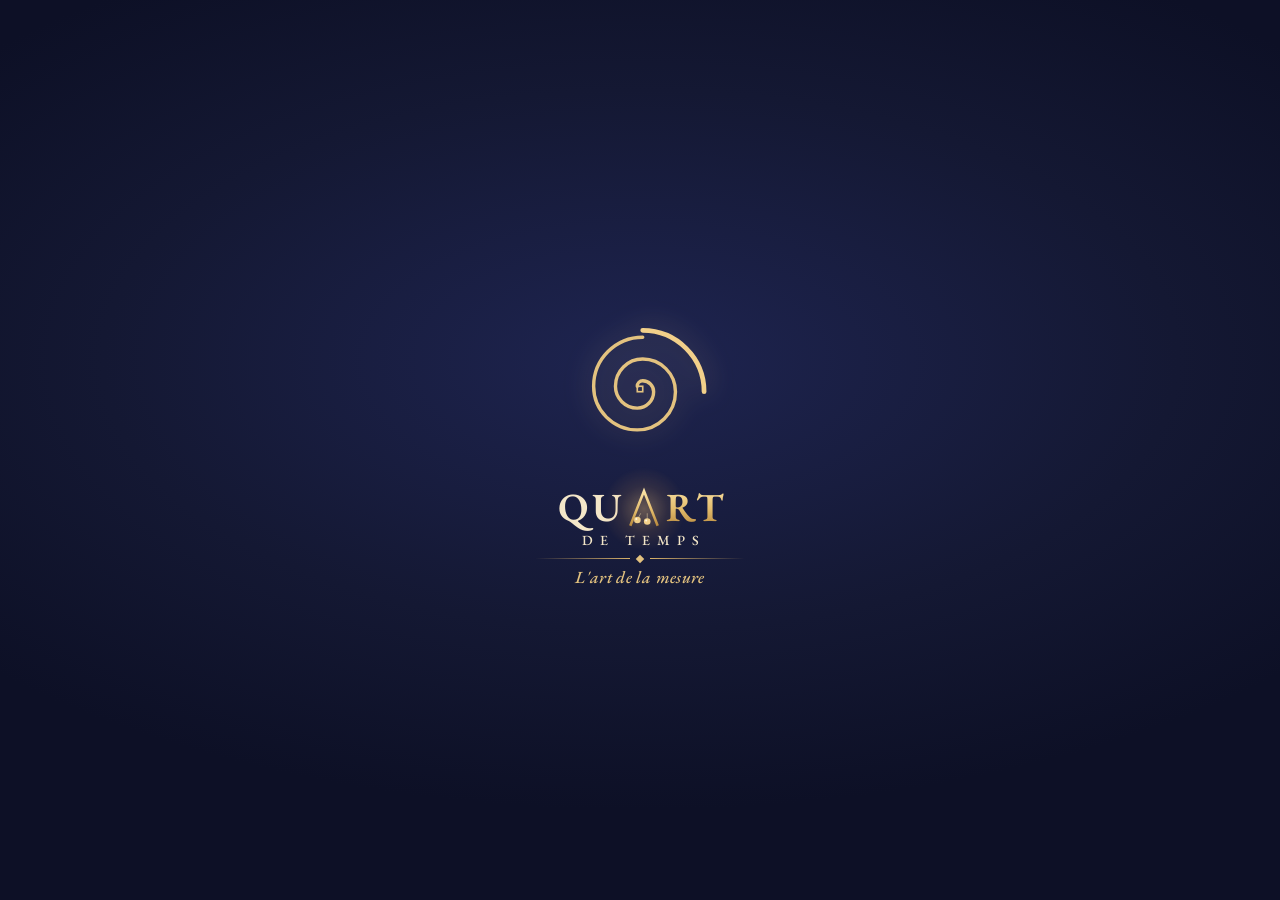
<file: index.html>
<!doctype html>
<html lang="fr">
<head>
<meta charset="utf-8">
<meta name="viewport" content="width=device-width, initial-scale=1, viewport-fit=cover">
<title>Quart de temps</title>
<meta name="description" content="Quart de temps — L'art de la mesure. Ralentis un morceau sans changer sa hauteur, répète un passage et joue avec un métronome.">
<meta name="theme-color" content="#141833">
<link rel="manifest" href="manifest.webmanifest">
<link rel="icon" href="icons/icon.svg" type="image/svg+xml">
<link rel="apple-touch-icon" href="icons/icon-180.png">
<meta name="apple-mobile-web-app-capable" content="yes">
<meta name="mobile-web-app-capable" content="yes">
<meta name="apple-mobile-web-app-status-bar-style" content="black-translucent">
<meta name="apple-mobile-web-app-title" content="Quart de temps">
<link rel="stylesheet" href="fonts.css">
<link rel="stylesheet" href="styles.css">
</head>
<body data-zone="normal" data-view="hub">
<!--APP-START-->
<script>try{if(!(window.matchMedia&&matchMedia('(prefers-reduced-motion: reduce)').matches))document.documentElement.classList.add('intro')}catch(e){}</script>
<div class="app" id="app">
  <!-- Tourbillon de poussière d'or : calque fixe au-dessus de tout, il peut déborder du cadre ; ne capte aucun toucher -->
  <canvas class="dust" id="dust" aria-hidden="true"></canvas>

  <!-- En-tête : QUART DE TEMPS — QU ivoire, ART laiton, le A-balancier (clé de voûte) et sa lueur, filet à losange -->
  <header class="top" id="top">
    <div class="intro-bg" id="introBg" aria-hidden="true"></div>
    <svg class="intro-logo" id="introLogo" viewBox="-110 -110 220 220" aria-hidden="true">
      <path class="il-quarter" d="M4 -86 A90 90 0 0 1 94 4" fill="none" stroke="#F2D08A" stroke-width="7" stroke-linecap="round"/>
      <g transform="translate(-4 -4)"><rect x="0" y="0" width="8" height="8" fill="none" stroke="#E3C27F" stroke-width="2.4"/>
      <path class="il-spiral" d="M0 0 A8 8 0 0 1 8 -8 A16 16 0 0 1 24 8 A24 24 0 0 1 0 32 A32 32 0 0 1 -32 0 A40 40 0 0 1 8 -40 A48 48 0 0 1 56 8 A56 56 0 0 1 0 64 A64 64 0 0 1 -64 0 A72 72 0 0 1 8 -72" fill="none" stroke="#E3C27F" stroke-width="5" stroke-linecap="round"/></g>
    </svg>
    <h1 class="wordmark" aria-label="Quart de temps — L'art de la mesure">
      <span class="wm-line1" aria-hidden="true">
        <span class="wm-qu">QU</span><span class="wm-a" id="wmA"><span class="wm-halo" id="wmHalo"></span><svg viewBox="-50 -58 100 100">
          <defs><linearGradient id="wmBrass" x1="0" y1="0" x2="0" y2="1"><stop offset="0" stop-color="#FBE3A6"/><stop offset=".55" stop-color="#E3BC6C"/><stop offset="1" stop-color="#B98A3E"/></linearGradient></defs>
          <path d="M-38 40 L0 -56 L38 40" fill="none" stroke="url(#wmBrass)" stroke-width="7.2" stroke-linejoin="miter"/>
          <path d="M-48 40 H-28 M28 40 H48" stroke="url(#wmBrass)" stroke-width="3.6" stroke-linecap="round"/>
          <path d="M-23 4 H23" stroke="url(#wmBrass)" stroke-width="3.6"/>
          <path d="M-9 5.5 L-17.6 21.3 M9 5.5 V24" stroke="#F6E2B0" stroke-width="1.3"/>
          <circle cx="-18.4" cy="24.4" r="9.2" fill="#F2D08A"/><circle cx="-21.2" cy="21.6" r="2.8" fill="#FFF6E0"/>
          <circle cx="9" cy="28.5" r="9.2" fill="#F2D08A"/><circle cx="6.2" cy="25.7" r="2.8" fill="#FFF6E0"/>
        </svg></span><span class="wm-rt">RT</span>
      </span>
      <span class="wm-line2" aria-hidden="true">DE TEMPS</span>
      <span class="wm-rule" aria-hidden="true"><i></i><b></b><i></i></span>
      <span class="wm-devise" aria-hidden="true">L'art de la mesure</span>
    </h1>
    <input id="fileInput" type="file" accept="audio/*,.mp3,.wav,.m4a,.aac,.opus,.ogg,.oga,.flac" hidden>
  </header>


  <!-- ============ L'ATELIER MUSICAL (accueil) ============ -->
  <section class="hub" id="hub" aria-label="L'atelier musical">
    <div class="hub-in">
      <header class="hub-head">
        <svg viewBox="0 0 100 100" width="64" height="64" id="hubMark" class="hub-mark hel" aria-hidden="true"></svg>
        <div class="hub-titles">
          <h2 class="hub-title">L'atelier musical</h2>
          <p class="hub-sub">Quart de temps</p>
        </div>
      </header>
      <nav class="hub-cards" aria-label="Les ateliers">
        <button type="button" class="hub-card hc-metro" data-open="metro">
          <svg class="hc-logo hc-metro-ic" viewBox="0 0 64 64" aria-hidden="true"><rect width="64" height="64" rx="12" fill="#FFB547"/><path d="M17 56 L25 9 H39 L47 56 Z" fill="#2A1A06" stroke="#2A1A06" stroke-width="3" stroke-linejoin="round"/><path d="M28 15 H36 L40 50 H24 Z" fill="#FFD98A" opacity=".22"/><g class="hc-pend"><line x1="32" y1="50" x2="32" y2="4" stroke="#FFB547" stroke-width="3.4" stroke-linecap="round"/><rect x="26.5" y="15" width="11" height="9" rx="2.2" fill="#FFB547" stroke="#2A1A06" stroke-width="1.6"/></g><circle cx="32" cy="50" r="3.2" fill="#2A1A06" stroke="#FFB547" stroke-width="1.6"/><line x1="12" y1="57" x2="52" y2="57" stroke="#2A1A06" stroke-width="3.4" stroke-linecap="round"/></svg>
          <span class="hc-name">Métronome</span>
          <span class="hc-beats" aria-hidden="true"><i class="on">1</i><i>2</i><i>3</i><i>4</i></span>
        </button>
        <button type="button" class="hub-card hc-speed" data-open="speed">
          <svg class="hc-logo" viewBox="0 0 64 64" aria-hidden="true"><rect width="64" height="64" rx="12" fill="#0b1d24"/><circle cx="32" cy="32" r="25" fill="#06141a" stroke="#2EE6D0" stroke-width="3"/><g stroke="#2EE6D0" stroke-width="2.4" stroke-linecap="round"><line x1="32" y1="10" x2="32" y2="16"/><line x1="49.5" y1="17" x2="45.5" y2="21"/><line x1="54" y1="32" x2="48" y2="32"/><line x1="14.5" y1="17" x2="18.5" y2="21"/><line x1="10" y1="32" x2="16" y2="32"/></g><path class="hc-minus" d="M17.5 45h9" fill="none" stroke="#9DF7DD" stroke-width="3.4" stroke-linecap="round"/><path class="hc-plus" d="M37.5 45h9M42 40.5v9" fill="none" stroke="#9DF7DD" stroke-width="3.4" stroke-linecap="round"/><g class="hc-needle"><line x1="32" y1="32" x2="44" y2="20" stroke="#FFFFFF" stroke-width="3.4" stroke-linecap="round"/></g><circle cx="32" cy="32" r="3.8" fill="#2EE6D0"/></svg>
          <span class="hc-name">Changeur de vitesse</span>
          <svg class="hc-wave" viewBox="0 0 44 20" aria-hidden="true"><g fill="#2EE6D0"><rect x="1" y="8" width="3" height="4" rx="1"/><rect x="7" y="4" width="3" height="12" rx="1"/><rect x="13" y="1" width="3" height="18" rx="1"/><rect x="19" y="6" width="3" height="8" rx="1"/><rect x="25" y="3" width="3" height="14" rx="1"/><rect x="31" y="7" width="3" height="6" rx="1"/><rect x="37" y="5" width="3" height="10" rx="1"/></g></svg>
        </button>
        <button type="button" class="hub-card hc-solfege" data-open="solfege">
          <svg class="hc-logo" viewBox="0 0 64 64" aria-hidden="true"><rect width="64" height="64" rx="12" fill="#FF7A6B"/><g stroke="#3A100B" stroke-linecap="round" fill="none"><path d="M6 28 L58 22.5" stroke-width="1.6" opacity=".55"/><path d="M6 35 L58 29" stroke-width="2" opacity=".7"/><path d="M6 43 L58 36" stroke-width="2.4" opacity=".85"/><path d="M6 52 L58 43.5" stroke-width="2.8"/></g><g fill="#3A100B" stroke="#3A100B" stroke-linecap="round"><line x1="22" y1="12" x2="22" y2="44" stroke-width="3"/><line x1="40" y1="10" x2="40" y2="39" stroke-width="2.6"/><line x1="22" y1="12" x2="40" y2="10" stroke-width="5"/><ellipse cx="18.5" cy="45" rx="6" ry="4.4" stroke="none" transform="rotate(-18 18.5 45)"/><ellipse cx="36.5" cy="40" rx="5.4" ry="4" stroke="none" transform="rotate(-18 36.5 40)"/></g></svg>
          <span class="hc-name">Rythmes<small>à la portée de tous</small></span>
          <span class="hc-leds" aria-hidden="true"><i class="x" style="--i:0"></i><i style="--i:1"></i><i class="x" style="--i:2"></i><i style="--i:3"></i><i class="x" style="--i:4"></i><i style="--i:5"></i><i class="x" style="--i:6"></i><i class="x" style="--i:7"></i><i style="--i:8"></i><i class="x" style="--i:9"></i><i style="--i:10"></i><i class="x" style="--i:11"></i><i class="x" style="--i:12"></i><i style="--i:13"></i><i class="x" style="--i:14"></i><i style="--i:15"></i></span>
        </button>
      </nav>
    </div>
    <!-- Façade de TSF : un tissu tendu, le haut-parleur derrière, des ondes qui en sortent -->
    <div class="hub-fabric">
      <span class="hub-trim" aria-hidden="true"><i class="hv tl"></i><i class="hv tr"></i><i class="hv bl"></i><i class="hv br"></i></span>
      <p class="hub-brand">Une création de Frédéric Hermelin</p>
      <div class="hub-spk" aria-hidden="true"><s></s><s></s><i></i><i></i><b></b></div>
    </div>
    <footer class="hub-foot">
      <a class="hub-link" href="mentions-legales.html">Mentions légales et confidentialité</a>
      <p class="hub-copy">© 2026 — Tous droits réservés</p>
    </footer>
  </section>

  <!-- ============ RYTHMES (en préparation) ============ -->
  <section class="deck solfege" id="solfege" aria-label="Rythmes">
    <button type="button" class="back-atelier in-deck" data-open="hub" aria-label="Retour à l'atelier musical (accueil)">
    <svg class="hel" data-act="2" viewBox="0 0 100 100" aria-hidden="true"></svg><span>Atelier</span>
  </button>
    <!-- Faisceau de projecteur, comme dans une salle de cinéma : un cône de lumière douce avec quelques grains de poussière -->
    <div class="sol-beam" aria-hidden="true">
      <i style="--x:38%;--y:70%;--d:7s;--t:0s"></i><i style="--x:52%;--y:55%;--d:9s;--t:-3s"></i><i style="--x:62%;--y:78%;--d:8s;--t:-5s"></i><i style="--x:46%;--y:40%;--d:10s;--t:-2s"></i><i style="--x:57%;--y:30%;--d:11s;--t:-7s"></i><i style="--x:42%;--y:86%;--d:9.5s;--t:-4s"></i><i style="--x:67%;--y:48%;--d:12s;--t:-9s"></i>
    </div>
    <h2 class="sol-title">Rythmes</h2>
    <!-- Petite forge : à chaque coup de masse, la note posée sur l'enclume prend forme (à plat, tordue, puis finie et plus grande) -->
    <svg class="sol-forge" viewBox="0 -26 200 156" aria-hidden="true">
      <defs>
        <linearGradient id="fgIron" x1="0" y1="0" x2="0" y2="1"><stop offset="0" stop-color="#6B5560"/><stop offset=".45" stop-color="#3A2E48"/><stop offset="1" stop-color="#241C34"/></linearGradient>
        <linearGradient id="fgHead" x1="0" y1="0" x2="1" y2="0"><stop offset="0" stop-color="#F1DCD2"/><stop offset=".45" stop-color="#A88F98"/><stop offset="1" stop-color="#5E4A58"/></linearGradient>
        <linearGradient id="fgWood" x1="0" y1="0" x2="0" y2="1"><stop offset="0" stop-color="#E2B27A"/><stop offset="1" stop-color="#8C5C34"/></linearGradient>
        <radialGradient id="fgGlow" cx=".5" cy=".5" r=".5"><stop offset="0" stop-color="#FFB45A" stop-opacity=".8"/><stop offset="1" stop-color="#FF7A6B" stop-opacity="0"/></radialGradient>
      </defs>
      <ellipse cx="100" cy="116" rx="52" ry="5" fill="#000" opacity=".35"/>
      <circle class="fg-glow" cx="106" cy="68" r="26" fill="url(#fgGlow)"/>
      <!-- enclume -->
      <path d="M44 72 Q62 68 80 68 H152 V80 H132 Q128 88 124 94 V102 H144 V114 H60 V102 H80 V94 Q76 86 70 80 Q54 80 44 72 Z" fill="url(#fgIron)" stroke="#FFD0C8" stroke-opacity=".5" stroke-width="1.2" stroke-linejoin="round"/>
      <path d="M46 72 Q62 68 80 68 H152" fill="none" stroke="#FFE3C4" stroke-width="1.6" stroke-linecap="round" opacity=".9"/>
      <!-- la note qu'on forge, posée sur l'enclume : une croche -->
      <g class="fg-note" stroke-linecap="round" stroke-linejoin="round">
        <ellipse cx="104" cy="63.4" rx="6.4" ry="4.6" transform="rotate(-20 104 63.4)" fill="currentColor" stroke="none"/>
        <path d="M109.8 61.6 V34 q1 9.5 9.5 14" fill="none" stroke="currentColor" stroke-width="2.4"/>
      </g>
      <!-- étincelles -->
      <g class="fg-sparks" fill="#FFD84A">
        <circle style="--dx:-28px;--dy:-24px" cx="104" cy="66" r="2.6"/>
        <circle style="--dx:-12px;--dy:-36px" cx="104" cy="66" r="2.2" fill="#FF8A2A"/>
        <circle style="--dx:8px;--dy:-36px" cx="104" cy="66" r="2.4"/>
        <circle style="--dx:24px;--dy:-24px" cx="104" cy="66" r="2.2" fill="#FF8A2A"/>
        <circle style="--dx:-36px;--dy:-8px" cx="104" cy="66" r="2"/>
        <circle style="--dx:34px;--dy:-10px" cx="104" cy="66" r="2"/>
      </g>
      <!-- masse : la tête de fer est répartie de chaque côté du manche -->
      <g class="fg-hammer">
        <rect x="104" y="49.5" width="72" height="7" rx="3.5" fill="url(#fgWood)"/>
        <rect x="94" y="36" width="20" height="34" rx="4" fill="url(#fgHead)" stroke="#FFD0C8" stroke-opacity=".55" stroke-width="1"/>
        <rect x="94" y="36" width="20" height="6" rx="3" fill="#2E2438" opacity=".55"/>
        <rect x="94" y="64" width="20" height="6" rx="3" fill="#2E2438" opacity=".55"/>
        <rect x="97" y="43" width="3.2" height="20" rx="1.6" fill="#FFF1E6" opacity=".5"/>
      </g>
    </svg>
    <!-- Carte de titre « comme au cinéma » -->
    <p class="sol-soon"><i aria-hidden="true"></i><span>Prochainement sur cet écran</span><i aria-hidden="true"></i></p>
    <p class="sol-text">En préparation<span class="sol-dots" aria-hidden="true"><i></i><i></i><i></i></span></p>
  </section>

  <!-- ============ MÉTRONOME ============ -->
  <section class="deck metro" id="metro" aria-label="Métronome">
    <button type="button" class="back-atelier in-deck" data-open="hub" aria-label="Retour à l'atelier musical (accueil)">
    <svg class="hel" data-act="0" viewBox="0 0 100 100" aria-hidden="true"></svg><span>Atelier</span>
  </button>
    <span class="metro-glow" id="metroGlow" aria-hidden="true"></span>
    <span class="record" id="record" aria-hidden="true"><span class="record-disc" id="recordDisc"></span><span class="record-sheen"></span><span class="record-ring"></span><span class="record-strobe"></span></span>
    <!-- Titre de la section, plein centre, entre deux filets à losange (écho du logo) -->
    <h2 class="metro-plaque"><i aria-hidden="true"></i><svg class="pl-spiral" viewBox="-80 -80 160 160" aria-hidden="true"><path d="M0 0 A8 8 0 0 1 8 -8 A16 16 0 0 1 24 8 A24 24 0 0 1 0 32 A32 32 0 0 1 -32 0 A40 40 0 0 1 8 -40 A48 48 0 0 1 56 8 A56 56 0 0 1 0 64 A64 64 0 0 1 -64 0 A72 72 0 0 1 8 -72"/></svg><span>Métronome</span><svg class="pl-spiral pl-mirror" viewBox="-80 -80 160 160" aria-hidden="true"><path d="M0 0 A8 8 0 0 1 8 -8 A16 16 0 0 1 24 8 A24 24 0 0 1 0 32 A32 32 0 0 1 -32 0 A40 40 0 0 1 8 -40 A48 48 0 0 1 56 8 A56 56 0 0 1 0 64 A64 64 0 0 1 -64 0 A72 72 0 0 1 8 -72"/></svg><i aria-hidden="true"></i></h2>
    <p class="deck-sub metro-sub">La mesure du temps</p>
    <div class="metro-head">
      <span class="metro-title">
        <span class="cradle-col">
          <!-- Pendule de Newton à deux billes : le choc a lieu au centre, en bas, sur chaque clic -->
          <svg class="cradle" viewBox="-3 -25 54 83" aria-hidden="true">
            <defs>
              <linearGradient id="brass" x1="0" y1="0" x2="1" y2="1"><stop offset="0" stop-color="#F6E1AE"/><stop offset=".5" stop-color="#D4A658"/><stop offset="1" stop-color="#8E6A2E"/></linearGradient>
              <radialGradient id="ball" cx=".35" cy=".3" r=".75"><stop offset="0" stop-color="#FFF6DC"/><stop offset=".35" stop-color="#E2BE76"/><stop offset="1" stop-color="#7C5A22"/></radialGradient>
            </defs>
            <!-- Portique en A, comme le A de QUART : la traverse porte les deux billes (suspension inchangée) -->
            <ellipse cx="24" cy="54.4" rx="25" ry="2.4" fill="#8E6A2E"/>
            <ellipse cx="24" cy="53.8" rx="25" ry="1.8" fill="url(#brass)"/>
            <path d="M3 52 L24 -21 L45 52" fill="none" stroke="url(#brass)" stroke-width="2.3" stroke-linejoin="miter"/>
            <path d="M-1 52 H8 M40 52 H49" stroke="url(#brass)" stroke-width="1.4" stroke-linecap="round"/>
            <path d="M17 6.4 H31" stroke="url(#brass)" stroke-width="1.6" stroke-linecap="round"/>
            <circle cx="24" cy="-22.5" r="1.9" fill="url(#ball)"/>
            <g id="cbL"><path d="M20 6.4 20 37" class="cb-thread"/><circle cx="20" cy="41" r="4" fill="url(#ball)"/></g>
            <g id="cbR"><path d="M28 6.4 28 37" class="cb-thread"/><circle cx="28" cy="41" r="4" fill="url(#ball)"/></g>
            <circle id="cbFlash" class="cb-flash" cx="24" cy="41" r="5"/>
          </svg>
          <button type="button" class="mute" id="muteBtn" aria-pressed="false" aria-label="Couper le son du métronome (l'animation continue)">
            <svg viewBox="0 0 24 24" aria-hidden="true"><path class="spk" d="M4 9.5h3.5L12 5v14l-4.5-4.5H4z"/><path class="wv" d="M15.5 9.5a3.5 3.5 0 0 1 0 5"/><path class="x" d="M15.5 9.5l5 5m0-5-5 5"/></svg>
          </button>
        </span>
      </span>
      <div class="mini-mark" id="miniMark" aria-hidden="true"></div>
      <button type="button" class="meter" id="meterBtn" aria-haspopup="dialog" aria-label="Mesure 4/4. Touche pour changer.">
        <span class="meter-num" id="meterN">4</span>
        <span class="meter-bar" aria-hidden="true"></span>
        <span class="meter-num" id="meterD">4</span>
      </button>
      <!-- Figure de note (clics par temps), à portée de main en haut ; synchronisée avec la rangée du bas -->
      <span class="fig-wrap">
        <button type="button" class="meter figure" id="figBtn" aria-haspopup="true" aria-expanded="false" aria-controls="figMenu" aria-label="Figure : noire. Touche pour changer.">
          <span class="fig-ic" id="figIc" aria-hidden="true"></span>
        </button>
        <div class="fig-menu glass" id="figMenu" role="radiogroup" aria-label="Clics par temps" hidden></div>
      </span>
      <!-- Tap tempo : tape en rythme, le tempo se règle tout seul -->
      <span class="tap-col">
        <button type="button" class="meter tap" id="tapBtn" aria-label="Tap tempo : tape au moins deux fois en rythme pour régler le tempo">TAP<span>tempo</span></button>
        <span class="vol-anchor">
          <button type="button" class="vol-btn" id="volBtn" aria-expanded="false" aria-controls="volPop" aria-label="Volume du métronome"><svg id="volIcon" class="vol-ic v3" viewBox="0 0 24 24" aria-hidden="true">
          <path class="spk" d="M4 9.5h3.5L12 5v14l-4.5-4.5H4z"/>
          <path class="w1" d="M15 9.6a3.4 3.4 0 0 1 0 4.8"/>
          <path class="w2" d="M17.4 7.4a6.6 6.6 0 0 1 0 9.2"/>
          <path class="w3" d="M19.8 5.2a9.8 9.8 0 0 1 0 13.6"/>
          <path class="mute" d="M16 9.5l5 5m0-5-5 5"/>
        </svg></button>
          <div class="vol-pop" id="volPop" hidden><div class="vol-wrap">
          <span class="vol-meter" id="volMeter" aria-hidden="true"></span>
          <input type="range" id="mVol" min="0" max="100" step="1" value="80" aria-label="Volume du métronome">
        </div></div>
        </span>
      </span>
    </div>

    <!-- Étincelle qui suit la spirale du sillon -->
    <canvas class="spark" id="spark" aria-hidden="true"></canvas>
    <!-- Tempo gravé en arc sur le disque pendant le jeu, juste à l'intérieur de l'anneau doré -->
    <svg class="disc-tempo" id="discTempo" viewBox="-200 -200 400 400" aria-hidden="true">
      <path id="discArc" d="M -124 0 A 124 124 0 0 0 124 0" fill="none"/>
      <text><textPath href="#discArc" startOffset="50%" text-anchor="middle" dominant-baseline="middle" id="discTempoTxt">121 BPM</textPath></text>
    </svg>

    <!-- Bras de la platine : se pose sur le disque quand le métronome tourne -->
    <div class="tonearm" id="tonearm" aria-hidden="true">
      <div class="ta-arm" id="taArm">
        <svg id="taSvg" viewBox="-22 -38 44 210" width="44" height="210">
          <defs><linearGradient id="taMetal" x1="0" y1="0" x2="1" y2="0"><stop offset="0" stop-color="#7C7F90"/><stop offset=".45" stop-color="#F4EEE1"/><stop offset="1" stop-color="#8A8D9C"/></linearGradient></defs>
          <rect x="-7.5" y="-36" width="15" height="19" rx="4.5" fill="url(#taMetal)"/>
          <rect x="-7.5" y="-28" width="15" height="2" fill="#5D6070" opacity=".6"/>
          <path id="taPath" d="M0 -17V160Q0 170-7 177" fill="none" stroke="url(#taMetal)" stroke-width="3.4" stroke-linecap="round"/>
          <g id="taHead" transform="translate(-10 183) rotate(30)">
            <rect x="-6.5" y="-7" width="13" height="17" rx="2.4" fill="url(#taMetal)"/>
            <circle class="ta-led" id="taLed" cx="0" cy="4" r="2.4"/>
          </g>
        </svg>
      </div>
      <span class="ta-base"></span>
    </div>
    <span class="ta-rest" id="taRest" aria-hidden="true"></span>

    <div class="beats" id="beats"></div>
    <!-- 33/45 : à gauche du disque, à la hauteur de la tête du bras au repos (contrepoids visuel) -->
    <div class="rpm rpm-float" id="rpm" role="radiogroup" aria-label="Vitesse du disque : change l'ambiance lumineuse">
      <span class="rpm-knob" aria-hidden="true"></span>
      <button type="button" class="rpm-opt" data-rpm="33" role="radio" aria-checked="true">33</button>
      <button type="button" class="rpm-opt" data-rpm="45" role="radio" aria-checked="false">45</button>
    </div>
    <p class="beats-hint" aria-hidden="true"></p>

    <div class="mctl">
      <div class="tempo-win glass" id="tempoWin" title="Touche pour démarrer ou arrêter · appui long pour saisir le tempo">
        <span class="eyebrow">Tempo</span>
        <input id="mBpm" class="bpm-input" type="text" inputmode="numeric" autocomplete="off" maxlength="3" value="121" readonly aria-label="Tempo du métronome en BPM. Touche pour démarrer ou arrêter, appui long pour saisir.">
        <span class="unit">BPM</span>
      </div>
      <!-- Commandes groupées sous le disque : −5 −1 ▶ +1 +5 -->
      <button type="button" class="step" data-step="-5" aria-label="Moins 5 BPM">−5</button>
      <button type="button" class="step" data-step="-1" aria-label="Moins 1 BPM">−1</button>
      <button type="button" id="mToggle" class="go glass" aria-pressed="false" aria-label="Démarrer le métronome">
        <span class="go-ic" aria-hidden="true">
          <svg class="i-play" viewBox="0 0 24 24"><path d="M8 5.5v13a1 1 0 0 0 1.5.86l10.4-6.5a1 1 0 0 0 0-1.72L9.5 4.64A1 1 0 0 0 8 5.5Z"/></svg>
          <svg class="i-stop" viewBox="0 0 24 24"><rect x="6" y="6" width="12" height="12" rx="2.5"/></svg>
        </span>
        <span id="mToggleLbl" class="go-lbl">Démarrer</span>
      </button>
      <button type="button" class="step" data-step="1" aria-label="Plus 1 BPM">+1</button>
      <button type="button" class="step" data-step="5" aria-label="Plus 5 BPM">+5</button>
    </div>

    <div class="mslider-row">
      <svg class="mslider-sign minus" viewBox="0 0 24 24" aria-hidden="true"><path d="M5 12h14"/></svg>
      <div class="mslider-wrap">
        <span class="mslider-mark" id="mSliderMark" aria-hidden="true"></span>
        <input type="range" id="mSlider" class="metro-slider" min="0" max="1000" step="1" value="500" aria-label="Tempo du métronome, de 30 à 320 BPM">
        <span class="mslider-hit" id="mSliderHit" aria-hidden="true"></span>
        <!-- Affichage tête haute : plaque vitrée au-dessus du curseur pendant le réglage -->
        <div class="prot" id="mProt" aria-hidden="true"></div>
      </div>
      <svg class="mslider-sign plus" viewBox="0 0 24 24" aria-hidden="true"><path d="M5 12h14M12 5v14"/></svg>
    </div>

    <div class="sounds" role="radiogroup" aria-label="Son du métronome">
      <button type="button" class="snd" role="radio" data-snd="cowbell" aria-checked="true">
        <svg viewBox="0 0 24 24" aria-hidden="true"><path d="M8.5 5h7l3 14h-13z"/><path d="M10.5 5V2.5h3V5"/><path d="M6.2 15.5h11.6"/></svg>
        <span>Cloche</span>
      </button>
      <button type="button" class="snd" role="radio" data-snd="clave" aria-checked="false">
        <svg viewBox="0 0 24 24" aria-hidden="true"><path d="M4 16 16 4"/><path d="M8 20 20 8"/></svg>
        <span>Clave</span>
      </button>
      <button type="button" class="snd" role="radio" data-snd="wood" aria-checked="false">
        <svg viewBox="0 0 24 24" aria-hidden="true"><rect x="3.5" y="8" width="17" height="8" rx="2.5"/><path d="M7.5 12h9"/></svg>
        <span>Wood</span>
      </button>
      <button type="button" class="snd" role="radio" data-snd="stick" aria-checked="false">
        <svg viewBox="0 0 24 24" aria-hidden="true"><rect x="3.5" y="15.5" width="17" height="4" rx="1.8"/><path d="M5.5 4.5 14 13"/><path d="M13 12l2 2"/></svg>
        <span>Stick</span>
      </button>
    </div>

    <div class="subdiv glass" role="radiogroup" aria-label="Clics par temps">
      <button type="button" class="sub" role="radio" data-sub="1" aria-checked="true" aria-label="Noire : 1 clic par temps">
        <svg viewBox="0 0 40 28" aria-hidden="true"><ellipse cx="17" cy="22" rx="4.6" ry="3.4" transform="rotate(-22 17 22)"/><rect x="20.4" y="3" width="1.8" height="19"/></svg>
        <span>Noire</span>
      </button>
      <button type="button" class="sub" role="radio" data-sub="2" aria-checked="false" aria-label="Croche : 2 clics par temps">
        <svg viewBox="0 0 40 28" aria-hidden="true"><ellipse cx="10" cy="22" rx="4.6" ry="3.4" transform="rotate(-22 10 22)"/><ellipse cx="28" cy="22" rx="4.6" ry="3.4" transform="rotate(-22 28 22)"/><rect x="13.4" y="4" width="1.8" height="18"/><rect x="31.4" y="4" width="1.8" height="18"/><rect x="13.4" y="3" width="19.8" height="3.6"/></svg>
        <span>Croche</span>
      </button>
      <button type="button" class="sub" role="radio" data-sub="3" aria-checked="false" aria-label="Triolet : 3 clics par temps">
        <svg viewBox="0 0 40 28" aria-hidden="true"><ellipse cx="6" cy="23" rx="4" ry="3" transform="rotate(-22 6 23)"/><ellipse cx="19" cy="23" rx="4" ry="3" transform="rotate(-22 19 23)"/><ellipse cx="32" cy="23" rx="4" ry="3" transform="rotate(-22 32 23)"/><rect x="9" y="9" width="1.7" height="14"/><rect x="22" y="9" width="1.7" height="14"/><rect x="35" y="9" width="1.7" height="14"/><rect x="9" y="8" width="27.7" height="3.2"/><text x="22.8" y="6.2" font-size="7.5" font-weight="800" text-anchor="middle" font-family="Manrope, system-ui, sans-serif">3</text></svg>
        <span>Triolet</span>
      </button>
      <button type="button" class="sub" role="radio" data-sub="4" aria-checked="false" aria-label="Double croche : 4 clics par temps">
        <svg viewBox="0 0 40 28" aria-hidden="true"><ellipse cx="5" cy="23" rx="3.6" ry="2.8" transform="rotate(-22 5 23)"/><ellipse cx="15" cy="23" rx="3.6" ry="2.8" transform="rotate(-22 15 23)"/><ellipse cx="25" cy="23" rx="3.6" ry="2.8" transform="rotate(-22 25 23)"/><ellipse cx="35" cy="23" rx="3.6" ry="2.8" transform="rotate(-22 35 23)"/><rect x="7.6" y="4" width="1.6" height="19"/><rect x="17.6" y="4" width="1.6" height="19"/><rect x="27.6" y="4" width="1.6" height="19"/><rect x="37.6" y="4" width="1.6" height="19"/><rect x="7.6" y="3.4" width="31.6" height="3"/><rect x="7.6" y="9" width="31.6" height="3"/></svg>
        <span>Double croche</span>
      </button>
    </div>


  </section>

  <!-- Pied de page discret : installation (si l'appli n'est pas installée) et mentions légales -->

  <div class="pageB" id="pageB">
  <!-- ============ LECTEUR ============ -->
  <section class="deck player" id="player" data-state="empty" aria-label="Atelier : ralentir ou accélérer un morceau">
    <span class="speed-aura" aria-hidden="true"></span>
    <button type="button" class="back-atelier in-deck" data-open="hub" aria-label="Retour à l'atelier musical (accueil)">
    <svg class="hel" data-act="1" viewBox="0 0 100 100" aria-hidden="true"></svg><span>Atelier</span>
  </button>
    <h2 class="metro-plaque player-plaque"><i aria-hidden="true"></i><svg class="pl-spiral" viewBox="-80 -80 160 160" aria-hidden="true"><path d="M0 0 A8 8 0 0 1 8 -8 A16 16 0 0 1 24 8 A24 24 0 0 1 0 32 A32 32 0 0 1 -32 0 A40 40 0 0 1 8 -40 A48 48 0 0 1 56 8 A56 56 0 0 1 0 64 A64 64 0 0 1 -64 0 A72 72 0 0 1 8 -72"/></svg><span>Atelier</span><svg class="pl-spiral pl-mirror" viewBox="-80 -80 160 160" aria-hidden="true"><path d="M0 0 A8 8 0 0 1 8 -8 A16 16 0 0 1 24 8 A24 24 0 0 1 0 32 A32 32 0 0 1 -32 0 A40 40 0 0 1 8 -40 A48 48 0 0 1 56 8 A56 56 0 0 1 0 64 A64 64 0 0 1 -64 0 A72 72 0 0 1 8 -72"/></svg><i aria-hidden="true"></i></h2>
    <p class="deck-sub">Vitesse</p>
    <!-- Deux boutons de poste TSF, gravés de la spirale : gauche ouvre la vitesse, droite la referme -->
    <!-- Façade du poste : trois ronds alignés, même taille — bouton gauche · logo · bouton droit -->
    <div class="radio-top">
      <span class="knob-wrap">
        <button type="button" class="knob" id="knobOpen" aria-controls="tempoWrap" aria-expanded="false" aria-label="Ouvrir le réglage de vitesse du morceau">
          <svg viewBox="-100 -100 200 200" aria-hidden="true"><path class="knob-spiral" d="M0 0 A8 8 0 0 1 8 -8 A16 16 0 0 1 24 8 A24 24 0 0 1 0 32 A32 32 0 0 1 -32 0 A40 40 0 0 1 8 -40 A48 48 0 0 1 56 8 A56 56 0 0 1 0 64"/><line class="knob-notch" x1="0" y1="-88" x2="0" y2="-70"/></svg>
        </button>
        <!-- Témoin de vitesse : petite pastille-voyant accrochée au bouton gauche -->
        <span class="speed-witness" id="speedWitness" hidden></span>
        <!-- Aide discrète, une seule fois, au premier morceau importé -->
        <span class="knob-hint" id="knobHint" hidden>Vitesse</span>
        <!-- Repère gravé : ▾ ouvrir (déplier vers le bas) -->
        <svg class="knob-mark mark-open" viewBox="0 0 10 6" aria-hidden="true"><path d="M1 1 5 5 9 1"/></svg>
      </span>
      <span class="radio-label" id="radioLabel" aria-hidden="true"></span>
      <!-- Médaillon de marque : la spirale à quatre centres et le quart doré, avec un fin reflet de verre -->
      <span class="sig">
        <button type="button" class="sig-emblem" id="sigEmblem" aria-label="Emblème Quart de temps : une spirale à quatre centres, en hommage à Léonard de Vinci. Touche pour ouvrir le mode d'emploi.">
          <svg viewBox="-100 -100 200 200" aria-hidden="true">
            <circle cx="4" cy="4" r="94" class="sig-circle"/>
            <path class="sig-quarter" d="M4 -86 A90 90 0 0 1 94 4"/>
            <rect x="0" y="0" width="8" height="8" class="sig-square"/>
            <path id="sigPath" class="sig-spiral" d="M0 0 A8 8 0 0 1 8 -8 A16 16 0 0 1 24 8 A24 24 0 0 1 0 32 A32 32 0 0 1 -32 0 A40 40 0 0 1 8 -40 A48 48 0 0 1 56 8 A56 56 0 0 1 0 64 A64 64 0 0 1 -64 0 A72 72 0 0 1 8 -72 A80 80 0 0 1 88 8"/>
            <circle id="sigDot" class="sig-dot" cx="88" cy="8" r="15"/>
          </svg>
        </button>
        <span class="sig-cap" id="sigCap" aria-hidden="true">Mode d'emploi</span>
      </span>
      <span class="radio-label" aria-hidden="true"></span>
      <span class="knob-wrap">
        <button type="button" class="knob" id="knobClose" aria-controls="tempoWrap" aria-label="Fermer le réglage de vitesse du morceau">
          <svg viewBox="-100 -100 200 200" aria-hidden="true"><path class="knob-spiral" d="M0 0 A8 8 0 0 1 8 -8 A16 16 0 0 1 24 8 A24 24 0 0 1 0 32 A32 32 0 0 1 -32 0 A40 40 0 0 1 8 -40 A48 48 0 0 1 56 8 A56 56 0 0 1 0 64"/><line class="knob-notch" x1="0" y1="-88" x2="0" y2="-70"/></svg>
        </button>
        <!-- Repère gravé : ▴ fermer (replier) -->
        <svg class="knob-mark mark-close" viewBox="0 0 10 6" aria-hidden="true"><path d="M1 5 5 1 9 5"/></svg>
      </span>
    </div>
    <div class="track-row">
      <div class="track-line">
        <span class="track-ic" aria-hidden="true"><svg viewBox="0 0 24 24"><path d="M9 18V6l11-2v12"/><circle cx="6" cy="18" r="3"/><circle cx="17" cy="16" r="3"/></svg></span>
        <span class="track-title" id="trackTitle"></span>
      </div>
      <div class="track-actions">
        <button type="button" id="importBtn" class="btn-change" aria-label="Changer de morceau">
          <svg viewBox="0 0 24 24" aria-hidden="true"><path d="M4 12a8 8 0 0 1 13.7-5.6L20 8.5"/><path d="M20 3.5v5h-5"/><path d="M20 12a8 8 0 0 1-13.7 5.6L4 15.5"/><path d="M4 20.5v-5h5"/></svg>
          <span class="long">Changer</span><span class="short">Changer</span>
        </button>
        <button type="button" id="removeBtn" class="remove" aria-label="Fermer le morceau">
          <svg viewBox="0 0 24 24" aria-hidden="true"><path d="M6 6l12 12M18 6 6 18"/></svg>
          <span class="long">Fermer</span><span class="short">Fermer</span>
        </button>
      </div>
    </div>

    <button type="button" id="emptyImport" class="cta key"><span class="ki"><svg viewBox="0 0 24 24" aria-hidden="true"><path d="M12 15V4m0 0L7.5 8.5M12 4l4.5 4.5"/><path d="M5 14.5V17a3 3 0 0 0 3 3h8a3 3 0 0 0 3-3v-2.5"/></svg><span>Importer un morceau</span></span></button>
    <div class="wave-wrap" id="waveWrap">
      <canvas id="wave" aria-label="Forme d'onde : touche pour te déplacer, glisse pour défiler, pince pour zoomer"></canvas>
      <div class="playhead" aria-hidden="true"></div>
      <div class="zoom-chip" id="zoomChip" aria-hidden="true">11 s</div>
      <div class="wave-glass" aria-hidden="true"></div>
      <div class="wave-empty" id="waveEmpty">
        
        <span class="deco" aria-hidden="true"><i style="--h:30%;--d:-.2s;--bd:2.85s"></i><i style="--h:55%;--d:-.9s;--bd:2.8s"></i><i style="--h:40%;--d:-.4s;--bd:2.75s"></i><i style="--h:80%;--d:-1.1s;--bd:2.7s"></i><i style="--h:50%;--d:-.6s;--bd:2.65s"></i><i style="--h:95%;--d:-1.4s;--bd:2.58s"></i><i style="--h:60%;--d:-.3s;--bd:2.52s"></i><i style="--h:35%;--d:-.8s;--bd:2.45s"></i><i style="--h:70%;--d:-1.2s;--bd:2.37s"></i><i style="--h:45%;--d:-.5s;--bd:2.3s"></i><i style="--h:85%;--d:-1s;--bd:2.21s"></i><i style="--h:55%;--d:-.1s;--bd:2.12s"></i><i style="--h:30%;--d:-.7s;--bd:2.03s"></i><i style="--h:65%;--d:-1.3s;--bd:1.94s"></i><i style="--h:90%;--d:-.45s;--bd:1.85s"></i><i style="--h:50%;--d:-.95s;--bd:1.75s"></i><i style="--h:40%;--d:-1.25s;--bd:1.66s"></i><i style="--h:75%;--d:-.35s;--bd:1.57s"></i><i style="--h:35%;--d:-.85s;--bd:1.48s"></i><i style="--h:60%;--d:-1.15s;--bd:1.39s"></i><i style="--h:45%;--d:-.25s;--bd:1.3s"></i><i style="--h:80%;--d:-.75s;--bd:1.23s"></i><i style="--h:30%;--d:-1.05s;--bd:1.15s"></i><i style="--h:55%;--d:-.55s;--bd:1.08s"></i><i style="--h:70%;--d:-1.35s;--bd:1.02s"></i><i style="--h:40%;--d:-.15s;--bd:0.95s"></i><i style="--h:60%;--d:-.65s;--bd:0.9s"></i><i style="--h:35%;--d:-1.2s;--bd:0.85s"></i><i style="--h:50%;--d:-.4s;--bd:0.8s"></i><i style="--h:30%;--d:-.9s;--bd:0.75s"></i></span>
        <span class="hud-empty" aria-hidden="true">
          <svg viewBox="-186 -160 372 320" preserveAspectRatio="xMidYMid slice">
            <defs><linearGradient id="rdSw" x1="0" y1="0" x2="1" y2="0"><stop offset="0" stop-color="#9FFFD6" stop-opacity="0"/><stop offset="1" stop-color="#9FFFD6" stop-opacity=".42"/></linearGradient>
            <linearGradient id="rdSp" x1="0" y1="0" x2="1" y2="0"><stop offset="0" stop-color="#FFE3A3"/><stop offset="1" stop-color="#B89A58"/></linearGradient>
            <radialGradient id="rdHeart"><stop offset="0" stop-color="#9FFFD6" stop-opacity=".55"/><stop offset="1" stop-color="#9FFFD6" stop-opacity="0"/></radialGradient>
            <linearGradient id="rdCt" x1="0" y1="0" x2="1" y2="0"><stop offset="0" stop-color="#EAF6FF" stop-opacity="0"/><stop offset="1" stop-color="#EAF6FF" stop-opacity=".7"/></linearGradient></defs>
            <path d="M-180 -150v6M-180 150v-6M-160 -150v6M-160 150v-6M-140 -150v6M-140 150v-6M-120 -150v6M-120 150v-6M-100 -150v6M-100 150v-6M-80 -150v6M-80 150v-6M-60 -150v6M-60 150v-6M-40 -150v6M-40 150v-6M-20 -150v6M-20 150v-6M0 -150v6M0 150v-6M20 -150v6M20 150v-6M40 -150v6M40 150v-6M60 -150v6M60 150v-6M80 -150v6M80 150v-6M100 -150v6M100 150v-6M120 -150v6M120 150v-6M140 -150v6M140 150v-6M160 -150v6M160 150v-6M180 -150v6M180 150v-6M-186 -140h6M186 -140h-6M-186 -120h6M186 -120h-6M-186 -100h6M186 -100h-6M-186 -80h6M186 -80h-6M-186 -60h6M186 -60h-6M-186 -40h6M186 -40h-6M-186 -20h6M186 -20h-6M-186 0h6M186 0h-6M-186 20h6M186 20h-6M-186 40h6M186 40h-6M-186 60h6M186 60h-6M-186 80h6M186 80h-6M-186 100h6M186 100h-6M-186 120h6M186 120h-6M-186 140h6M186 140h-6" class="rd-tick"/>
            <path d="M-172.4 0h4.8M-170 -2.4v4.8M-155.4 0h4.8M-153 -2.4v4.8M-138.4 0h4.8M-136 -2.4v4.8M-121.4 0h4.8M-119 -2.4v4.8M-104.4 0h4.8M-102 -2.4v4.8M-87.4 0h4.8M-85 -2.4v4.8M-70.4 0h4.8M-68 -2.4v4.8M-53.4 0h4.8M-51 -2.4v4.8M-36.4 0h4.8M-34 -2.4v4.8M31.6 0h4.8M34 -2.4v4.8M48.6 0h4.8M51 -2.4v4.8M65.6 0h4.8M68 -2.4v4.8M82.6 0h4.8M85 -2.4v4.8M99.6 0h4.8M102 -2.4v4.8M116.6 0h4.8M119 -2.4v4.8M133.6 0h4.8M136 -2.4v4.8M150.6 0h4.8M153 -2.4v4.8M167.6 0h4.8M170 -2.4v4.8M-2.4 -136h4.8M0 -138.4v4.8M-2.4 -119h4.8M0 -121.4v4.8M-2.4 -102h4.8M0 -104.4v4.8M-2.4 -85h4.8M0 -87.4v4.8M-2.4 -68h4.8M0 -70.4v4.8M-2.4 -51h4.8M0 -53.4v4.8M-2.4 -34h4.8M0 -36.4v4.8M-2.4 34h4.8M0 31.6v4.8M-2.4 51h4.8M0 48.6v4.8M-2.4 68h4.8M0 65.6v4.8M-2.4 85h4.8M0 82.6v4.8M-2.4 102h4.8M0 99.6v4.8M-2.4 119h4.8M0 116.6v4.8M-2.4 136h4.8M0 133.6v4.8" class="rd-plus"/>
            <g class="rd-scope" aria-hidden="true"><circle class="rd-disc" r="108"/><circle class="rd-ring" r="108"/><circle class="rd-ticks" r="115"/><path class="rd-sight" d="M0 -124V-100M0 100V124M-124 0H-100M100 0H124"/><circle class="rd-top" cx="0" cy="-108" r="2.8"/></g>
            <g class="rd-sweep2" aria-hidden="true"><g class="rd-wedge"><path d="M0 0L49.03 -96.23A108 108 0 0 1 56.43 -92.09Z" style="opacity:0.030"/><path d="M0 0L56.43 -92.09A108 108 0 0 1 63.48 -87.37Z" style="opacity:0.066"/><path d="M0 0L63.48 -87.37A108 108 0 0 1 70.14 -82.12Z" style="opacity:0.102"/><path d="M0 0L70.14 -82.12A108 108 0 0 1 76.37 -76.37Z" style="opacity:0.138"/><path d="M0 0L76.37 -76.37A108 108 0 0 1 82.12 -70.14Z" style="opacity:0.174"/><path d="M0 0L82.12 -70.14A108 108 0 0 1 87.37 -63.48Z" style="opacity:0.210"/><path d="M0 0L87.37 -63.48A108 108 0 0 1 92.09 -56.43Z" style="opacity:0.246"/><path d="M0 0L92.09 -56.43A108 108 0 0 1 96.23 -49.03Z" style="opacity:0.282"/><path d="M0 0L96.23 -49.03A108 108 0 0 1 99.78 -41.33Z" style="opacity:0.318"/><path d="M0 0L99.78 -41.33A108 108 0 0 1 102.71 -33.37Z" style="opacity:0.354"/><path d="M0 0L102.71 -33.37A108 108 0 0 1 105.02 -25.21Z" style="opacity:0.390"/><path d="M0 0L105.02 -25.21A108 108 0 0 1 106.67 -16.89Z" style="opacity:0.426"/><path d="M0 0L106.67 -16.89A108 108 0 0 1 107.67 -8.47Z" style="opacity:0.462"/><path d="M0 0L107.67 -8.47A108 108 0 0 1 108.00 0.00Z" style="opacity:0.498"/></g><path class="rd-edge" d="M0 0H108"/></g>
            <g transform="translate(-3.6 -3.6) scale(.85)"><g><path d="M0 0 A8 8 0 0 1 8 -8 A16 16 0 0 1 24 8 A24 24 0 0 1 0 32 A32 32 0 0 1 -32 0 A40 40 0 0 1 8 -40 A48 48 0 0 1 56 8 A56 56 0 0 1 0 64 A64 64 0 0 1 -64 0 A72 72 0 0 1 8 -72 A80 80 0 0 1 88 8" class="rd-spiral"/></g></g>
            <g transform="translate(-50 -40)"><g class="pl" style="--dx:3.6s;--dy:2.3s;--dz:4.4s;--dl:0s"><g class="pl-y"><g class="pl-z"><circle class="rd-halo" r="8" cx="-27" style="--bk:1.5s"/><circle class="rd-dot" r="3.6" cx="-27" style="--bk:1.5s"/><text x="4" y="7" text-anchor="middle">MP3</text></g></g></g></g><g transform="translate(34 -40)"><g class="pl" style="--dx:4.3s;--dy:2.9s;--dz:3.8s;--dl:-1.7s"><g class="pl-y"><g class="pl-z"><circle class="rd-halo" r="8" cx="-27" style="--bk:1.9s"/><circle class="rd-dot" r="3.6" cx="-27" style="--bk:1.9s"/><text x="4" y="7" text-anchor="middle">WAV</text></g></g></g></g><g transform="translate(-50 34)"><g class="pl" style="--dx:3.9s;--dy:2.6s;--dz:4.8s;--dl:-2.6s"><g class="pl-y"><g class="pl-z"><circle class="rd-halo" r="8" cx="-27" style="--bk:1.7s"/><circle class="rd-dot" r="3.6" cx="-27" style="--bk:1.7s"/><text x="4" y="7" text-anchor="middle">M4A</text></g></g></g></g><g transform="translate(34 34)"><g class="pl" style="--dx:3.3s;--dy:3.1s;--dz:4.1s;--dl:-0.9s"><g class="pl-y"><g class="pl-z"><circle class="rd-halo" r="8" cx="-27" style="--bk:2.1s"/><circle class="rd-dot" r="3.6" cx="-27" style="--bk:2.1s"/><text x="4" y="7" text-anchor="middle">AAC</text></g></g></g></g>
            <g class="rd-heart" aria-hidden="true"><circle class="rd-hd" r="30"/><circle class="rd-hr" r="17"/></g>
            <g class="rd-core" transform="scale(1.3)">
            <rect x="-6.8" y="-6.8" width="13.6" height="13.6" class="rd-sq"/>
            <g class="rd-arms"><path d="M-11 -6.8H-3M-6.8 -11V-3"/><path d="M3 -6.8H11M6.8 -11V-3"/><path d="M3 6.8H11M6.8 3V11"/><path d="M-11 6.8H-3M-6.8 3V11"/></g>
            <text x="0" y="2.4" text-anchor="middle" class="rd-44">4/4</text>
            </g>
          </svg>
          <b class="cn c1">1</b><b class="cn c2">2</b><b class="cn c3">3</b><b class="cn c4">4</b>
          <i class="br tl"></i><i class="br tr"></i><i class="br bl"></i><i class="br bb"></i>
        </span>
        <p class="empty-lead">Ralentis ou accélère, sans changer la note</p>
        <p class="empty-note">MP3 · M4A · WAV · OPUS · OGG · FLAC</p>
        <span class="tsf-cloth" aria-hidden="true"></span>
        <span class="tsf-plate" aria-hidden="true">QUART DE TEMPS</span>
      </div>
      <div class="wave-loading" id="waveLoading" aria-live="polite">
        <span class="eq" aria-hidden="true"><i></i><i></i><i></i><i></i><i></i></span>
        <span>Analyse du morceau…</span>
      </div>
    </div>

        <!-- Volet caché du ralentisseur : s'ouvre avec le bouton de gauche, se ferme avec celui de droite -->
    <div class="tempo-wrap" id="tempoWrap"><div class="tempo-in">
    <div class="tempo glass" id="tempo">
      <div class="tempo-head">
        <div class="tempo-main">
          <span class="eyebrow" id="bpmEyebrow">Tempo du morceau</span>
          <div class="bpm-now"><output id="playBpm">—</output><span class="unit">BPM</span></div>
        </div>
        <div class="tempo-side">
          <span class="zone-chip" id="zoneLbl">Normal</span>
          <output id="speedVal" class="pct">100 %</output>
        </div>
      </div>

      <div class="speed-row">
        <div class="speed-track">
          <div class="sprot" id="sProt" aria-hidden="true"><svg viewBox="0 0 160 84" aria-hidden="true"><defs><filter id="sp-gl" x="-30%" y="-40%" width="160%" height="180%"><feGaussianBlur stdDeviation="2" result="b"/><feMerge><feMergeNode in="b"/><feMergeNode in="SourceGraphic"/></feMerge></filter><linearGradient id="sp-mg"><stop offset="0" stop-color="#fff" stop-opacity="0"/><stop offset=".25" stop-color="#fff"/><stop offset=".75" stop-color="#fff"/><stop offset="1" stop-color="#fff" stop-opacity="0"/></linearGradient><mask id="sp-mk" maskUnits="userSpaceOnUse" x="32" y="0" width="96" height="16"><rect x="32" y="0" width="96" height="16" fill="url(#sp-mg)"/></mask></defs><g class="p-brs" fill="none" stroke-width="1.7" stroke-linecap="square"><path d="M14 3 L3 3 L3 14"/><path d="M146 3 L157 3 L157 14"/><path d="M14 81 L3 81 L3 70"/><path d="M146 81 L157 81 L157 70"/></g><g class="p-tapewrap" mask="url(#sp-mk)"><g class="p-tape" id="sProtTape" stroke-linecap="butt"><line x1="30" y1="4" x2="30" y2="13.0" stroke-width="1.5"/><line x1="35" y1="4" x2="35" y2="7.5" stroke-width="1"/><line x1="40" y1="4" x2="40" y2="7.5" stroke-width="1"/><line x1="45" y1="4" x2="45" y2="7.5" stroke-width="1"/><line x1="50" y1="4" x2="50" y2="7.5" stroke-width="1"/><line x1="55" y1="4" x2="55" y2="10.0" stroke-width="1"/><line x1="60" y1="4" x2="60" y2="7.5" stroke-width="1"/><line x1="65" y1="4" x2="65" y2="7.5" stroke-width="1"/><line x1="70" y1="4" x2="70" y2="7.5" stroke-width="1"/><line x1="75" y1="4" x2="75" y2="7.5" stroke-width="1"/><line x1="80" y1="4" x2="80" y2="13.0" stroke-width="1.5"/><line x1="85" y1="4" x2="85" y2="7.5" stroke-width="1"/><line x1="90" y1="4" x2="90" y2="7.5" stroke-width="1"/><line x1="95" y1="4" x2="95" y2="7.5" stroke-width="1"/><line x1="100" y1="4" x2="100" y2="7.5" stroke-width="1"/><line x1="105" y1="4" x2="105" y2="10.0" stroke-width="1"/><line x1="110" y1="4" x2="110" y2="7.5" stroke-width="1"/><line x1="115" y1="4" x2="115" y2="7.5" stroke-width="1"/><line x1="120" y1="4" x2="120" y2="7.5" stroke-width="1"/><line x1="125" y1="4" x2="125" y2="7.5" stroke-width="1"/><line x1="130" y1="4" x2="130" y2="13.0" stroke-width="1.5"/><line x1="135" y1="4" x2="135" y2="7.5" stroke-width="1"/><line x1="140" y1="4" x2="140" y2="7.5" stroke-width="1"/><line x1="145" y1="4" x2="145" y2="7.5" stroke-width="1"/><line x1="150" y1="4" x2="150" y2="7.5" stroke-width="1"/><line x1="155" y1="4" x2="155" y2="10.0" stroke-width="1"/><line x1="160" y1="4" x2="160" y2="7.5" stroke-width="1"/><line x1="165" y1="4" x2="165" y2="7.5" stroke-width="1"/><line x1="170" y1="4" x2="170" y2="7.5" stroke-width="1"/><line x1="175" y1="4" x2="175" y2="7.5" stroke-width="1"/></g></g><path class="p-dia" d="M80 18.5 L84 22.5 L80 26.5 L76 22.5Z"/><text class="p-u" x="14" y="26" font-size="8.5" font-weight="700" letter-spacing="1.6">VITESSE</text><g class="p-ret" fill="none" stroke-width="1.2" stroke-linecap="round"><path d="M9 47 H25 M9 44.5 V49.5"/><path d="M151 47 H135 M151 44.5 V49.5"/><path d="M28 47 H31 M129 47 H132"/></g><text class="p-num" id="sProtV" x="80" y="58" text-anchor="middle" font-size="33" font-weight="700" filter="url(#sp-gl)" style="font-family:var(--f-num);font-variant-numeric:tabular-nums">100 %</text><text class="p-name" id="sProtZ" x="80" y="76" text-anchor="middle" font-size="13" font-weight="700" letter-spacing="2.6" style="font-family:var(--f-ui)">NORMAL</text><path class="p-car" id="sProtCar" d="M-6 0 L6 0 L0 7Z" transform="translate(80 85)"/></svg></div>
          <input type="range" id="speed" min="50" max="150" step="1" value="100" aria-label="Vitesse de lecture, de 50 à 150 %">
        </div>
      </div>
      <div class="speed-scale" aria-hidden="true"><span style="left:0">50</span><span style="left:25%">75</span><span style="left:50%">100</span><span style="left:75%">125</span><span style="left:100%">150</span></div>
      <div class="speed-nudges">
        <button type="button" id="spMinus" class="nudge" aria-label="Moins 5 points de vitesse">−5</button>
        <button type="button" id="spPlus" class="nudge" aria-label="Plus 5 points de vitesse">+5</button>
      </div>

      <div class="tempo-foot">
        <button type="button" id="spReset" class="rst" disabled aria-label="Revenir à 100 % de vitesse"><span class="ki"><svg viewBox="0 0 24 24" aria-hidden="true"><path d="M3 12a9 9 0 1 0 3-6.7"/><path d="M3 3v5h5"/></svg><span class="t-on">Revenir à 100 %</span><span class="t-off">✓ 100 %</span></span></button>
        <label class="orig-field" for="origBpm" title="Double-touche pour corriger le BPM d'origine">
          <span class="orig-lbl">BPM d’origine</span>
          <span class="orig-val">
            <input id="origBpm" type="text" inputmode="decimal" autocomplete="off" placeholder="—" maxlength="5" readonly disabled aria-label="BPM d'origine du morceau. Double-touche pour le corriger.">
            <svg viewBox="0 0 24 24" aria-hidden="true"><path d="M4 20h4L19 9l-4-4L4 16z"/><path d="M13.5 6.5l4 4"/></svg>
          </span>
        </label>
      </div>
    </div>
    </div></div>

    <div class="info-row">
      <span id="tCur" class="time">0:00</span>
      <span id="help" class="help" aria-live="polite"></span>
      <span id="tDur" class="time end">0:00</span>
    </div>

    <div class="transport">
      <button type="button" id="btnA" class="mark mark-a" aria-label="A, début du passage : pose le repère à la position du curseur" disabled>
        <span class="mk">A</span>
        <span class="mk-txt"><span class="mk-l">— Début</span><span class="mk-t" id="aTime"></span></span>
      </button>
      <button type="button" id="btnPlay" class="play" aria-label="Lecture" disabled>
        <svg class="i-play" viewBox="0 0 24 24" aria-hidden="true"><path d="M8 5.5v13a1 1 0 0 0 1.5.86l10.4-6.5a1 1 0 0 0 0-1.72L9.5 4.64A1 1 0 0 0 8 5.5Z"/></svg>
        <svg class="i-pause" viewBox="0 0 24 24" aria-hidden="true"><rect x="6" y="5" width="4.2" height="14" rx="1.2"/><rect x="13.8" y="5" width="4.2" height="14" rx="1.2"/></svg>
      </button>
      <button type="button" id="btnB" class="mark mark-b" aria-label="B, fin du passage : pose le repère à la position du curseur" disabled>
        <span class="mk">B</span>
        <span class="mk-txt"><span class="mk-l">— Fin</span><span class="mk-t" id="bTime"></span></span>
      </button>
    </div>

    <div class="loop-row">
      <button type="button" id="btnLoop" class="pill loop" aria-pressed="false" disabled>
        <svg viewBox="0 0 24 24" aria-hidden="true"><path d="M17 2l3 3-3 3"/><path d="M4 11V9a4 4 0 0 1 4-4h12"/><path d="M7 22l-3-3 3-3"/><path d="M20 13v2a4 4 0 0 1-4 4H4"/></svg>
        <span>Boucle</span>
      </button>
      <button type="button" id="btnClear" class="pill clear" disabled>
        <svg viewBox="0 0 24 24" aria-hidden="true"><path d="M9 6H20a1 1 0 0 1 1 1v10a1 1 0 0 1-1 1H9l-6-6z"/><path d="M12.5 9.5l5 5m0-5-5 5"/></svg>
        <span>Effacer A/B</span>
      </button>
    </div>

    <div class="eq-row">
      <button type="button" id="eqBtn" class="pill eq" aria-expanded="false" aria-controls="eqPanel" disabled>
        <svg viewBox="0 0 24 24" aria-hidden="true"><path d="M6 4v16M12 4v16M18 4v16"/><circle cx="6" cy="14" r="2.2"/><circle cx="12" cy="8" r="2.2"/><circle cx="18" cy="16" r="2.2"/></svg>
        <span>Égaliseur</span>
      </button>
    </div>

    <div class="eq-sheet" id="eqPanel" role="dialog" aria-label="Égaliseur : grave, médium, aigu" hidden>
      <button type="button" class="eq-scrim" id="eqScrim" tabindex="-1" aria-label="Fermer l'égaliseur"></button>
      <div class="eq-card">
        <div class="eq-head">
          <span class="eq-title">Égaliseur</span>
          <button type="button" class="eq-flat" id="eqFlat">À plat</button>
          <button type="button" class="eq-x" id="eqClose" aria-label="Fermer l'égaliseur"><svg viewBox="0 0 24 24" aria-hidden="true"><path d="M6 6l12 12M18 6 6 18"/></svg></button>
        </div>
        <div class="eq-bands"><svg class="eq-hud" id="eqHud" viewBox="0 0 300 150" aria-hidden="true"></svg><div class="eq-band"><div class="eq-fader"><i class="eq-scale" aria-hidden="true"><span>+9</span><span>+6</span><span>+3</span><span>0</span><span>−3</span><span>−6</span><span>−9</span></i><input type="range" id="eqLo" min="-9" max="9" step="1" value="0" aria-label="Grave"></div><span class="eq-db" id="eqLoV">0</span><button type="button" class="eq-name" data-band="lo">Grave</button></div><div class="eq-band"><div class="eq-fader"><i class="eq-scale" aria-hidden="true"><span>+9</span><span>+6</span><span>+3</span><span>0</span><span>−3</span><span>−6</span><span>−9</span></i><input type="range" id="eqMid" min="-9" max="9" step="1" value="0" aria-label="Médium"></div><span class="eq-db" id="eqMidV">0</span><button type="button" class="eq-name" data-band="mid">Médium</button></div><div class="eq-band"><div class="eq-fader"><i class="eq-scale" aria-hidden="true"><span>+9</span><span>+6</span><span>+3</span><span>0</span><span>−3</span><span>−6</span><span>−9</span></i><input type="range" id="eqHi" min="-9" max="9" step="1" value="0" aria-label="Aigu"></div><span class="eq-db" id="eqHiV">0</span><button type="button" class="eq-name" data-band="hi">Aigu</button></div></div>
        <p class="eq-note" id="eqNote" aria-live="polite"></p>
      </div>
    </div>

  </section>

  <footer class="site-foot">
    <p class="foot-sign">Une création de Frédéric Hermelin</p>
    <a class="foot-link" href="mentions-legales.html">Mentions légales et confidentialité</a>
  </footer>
  </div>
</div>


<!-- Bandeau d'accueil en haut de l'écran : installer l'application (étapes simples sur iPhone, bouton direct ailleurs) -->
<div class="install-bar" id="installPill" data-os="std" role="region" aria-label="Installer l'application" hidden>
  <button type="button" id="installClose" class="ib-x" aria-label="Fermer">
    <svg viewBox="0 0 24 24" aria-hidden="true"><path d="M6 6l12 12M18 6 6 18"/></svg>
  </button>
  <div class="ib-title">Installer <b>Quart de temps</b> sur le téléphone</div>
  <div class="ib-std">
    <p class="ib-sub">Un accès direct sur l'écran d'accueil, même sans Internet.</p>
    <button type="button" id="installBtn" class="install-go">
      <svg viewBox="0 0 24 24" aria-hidden="true"><path d="M12 3v12m0 0-4.5-4.5M12 15l4.5-4.5"/><path d="M5 17v2a2 2 0 0 0 2 2h10a2 2 0 0 0 2-2v-2"/></svg>
      Installer l'application
    </button>
  </div>
  <ol class="ib-ios">
    <li><span class="ib-n">1</span><span class="ib-t">Toucher le bouton <b>Partager</b></span><svg class="ib-ic" viewBox="0 0 24 24" aria-hidden="true"><path d="M12 3v12m0-12-4 4m4-4 4 4"/><path d="M7 10H6a2 2 0 0 0-2 2v7a2 2 0 0 0 2 2h12a2 2 0 0 0 2-2v-7a2 2 0 0 0-2-2h-1"/></svg></li>
    <li><span class="ib-n">2</span><span class="ib-t">Choisir <b>Sur l'écran d'accueil</b></span><svg class="ib-ic" viewBox="0 0 24 24" aria-hidden="true"><rect x="4" y="4" width="16" height="16" rx="4"/><path d="M12 8.5v7M8.5 12h7"/></svg></li>
    <li><span class="ib-n">3</span><span class="ib-t">Toucher <b>Ajouter</b></span><svg class="ib-ic" viewBox="0 0 24 24" aria-hidden="true"><path d="m5 12.5 4.5 4.5L19 7.5"/></svg></li>
  </ol>
  <p class="ib-hint">Si le bouton Partager n'est pas visible : menu <b>⋯</b>, puis Partager.</p>
  <p class="ib-by"><span>Cette application vous est proposée par</span><em>Frédéric Hermelin</em></p>
</div>

<button type="button" id="installUndo" class="install-undo" hidden>Annuler</button>

<!-- Aide à l'installation (iPhone, ou navigateur sans installation directe) -->
<div class="sheet" id="installSheet" hidden>
  <div class="sheet-backdrop" data-close></div>
  <div class="sheet-panel" role="dialog" aria-modal="true" aria-labelledby="installTitle">
    <div class="sheet-grip" aria-hidden="true"></div>
    <div class="sheet-head">
      <span class="sheet-title" id="installTitle">Installer Quart de temps</span>
      <span class="sheet-now"></span>
      <button type="button" class="sheet-close" data-close aria-label="Fermer">
        <svg viewBox="0 0 24 24" aria-hidden="true"><path d="M6 6l12 12M18 6 6 18"/></svg>
      </button>
    </div>
    <ol class="install-steps" id="installIOS" hidden>
      <li>Ouvre ce site dans <b>Safari</b>.</li>
      <li>Touche le bouton <b>Partager</b> <svg class="ios-share" viewBox="0 0 24 24" aria-hidden="true"><path d="M12 3v12m0-12-4 4m4-4 4 4"/><path d="M7 10H6a2 2 0 0 0-2 2v7a2 2 0 0 0 2 2h12a2 2 0 0 0 2-2v-7a2 2 0 0 0-2-2h-1"/></svg> en bas de l'écran.</li>
      <li>Choisis <b>« Sur l'écran d'accueil »</b>, puis touche <b>Ajouter</b>.</li>
    </ol>
    <ol class="install-steps" id="installOther" hidden>
      <li>Ouvre le <b>menu du navigateur</b> (⋮ ou ⋯).</li>
      <li>Choisis <b>« Installer l'application »</b> ou <b>« Ajouter à l'écran d'accueil »</b>.</li>
      <li>L'icône <b>Quart de temps</b> apparaît avec tes applis : elle s'ouvre même sans Internet.</li>
    </ol>
  </div>
</div>

<!-- Page de carnet : la spirale à quatre centres, à l'encre sépia -->
<div class="guide" id="guide" hidden>
  <div class="sheet-backdrop" data-close></div>
  <div class="guide-card" role="dialog" aria-modal="true" aria-labelledby="guideTitle">
    <h2 class="guide-title" id="guideTitle">Mode d'emploi</h2>
    <p class="guide-os" id="guideOs"></p>
    <ol class="guide-steps" id="guideSteps"></ol>
    <p class="guide-alt" id="guideAlt" hidden></p>
    <button type="button" class="guide-switch" id="guideSwitch"></button>
    <button type="button" class="guide-leo" id="guideLeo"><span aria-hidden="true">◎</span> Cette spirale ? Léonard et le quart de temps</button>
    <button type="button" class="sheet-close guide-close" data-close aria-label="Fermer">
      <svg viewBox="0 0 24 24" aria-hidden="true"><path d="M6 6l12 12M18 6 6 18"/></svg>
    </button>
  </div>
</div>
<div class="carnet" id="carnet" hidden>
  <div class="sheet-backdrop" data-close></div>
  <div class="carnet-card" role="dialog" aria-modal="true" aria-label="Page de carnet : spirale à quatre centres">
    <svg class="carnet-page" viewBox="0 0 380 290" aria-hidden="true">
      <rect x="0" y="0" width="380" height="290" rx="10" fill="#EBDDBF"/>
      <rect x="8" y="8" width="364" height="274" rx="6" fill="none" stroke="#C9B48A" stroke-width="1"/>
      <g transform="translate(178 146) scale(1.15)">
        <g fill="none" stroke="#B49A6E" stroke-width="0.5" stroke-dasharray="2.5 3.5">
          <line x1="0" y1="-90" x2="0" y2="80"/><line x1="8" y1="-90" x2="8" y2="80"/>
          <line x1="-80" y1="0" x2="100" y2="0"/><line x1="-80" y1="8" x2="100" y2="8"/>
          <circle cx="4" cy="4" r="96"/>
        </g>
        <rect x="0" y="0" width="8" height="8" fill="none" stroke="#5E3A1E" stroke-width="0.9"/>
        <g fill="#5E3A1E"><circle cx="0" cy="0" r="1.3"/><circle cx="8" cy="0" r="1.3"/><circle cx="8" cy="8" r="1.3"/><circle cx="0" cy="8" r="1.3"/></g>
        <path class="carnet-ink" d="M0 0 A8 8 0 0 1 8 -8 A16 16 0 0 1 24 8 A24 24 0 0 1 0 32 A32 32 0 0 1 -32 0 A40 40 0 0 1 8 -40 A48 48 0 0 1 56 8 A56 56 0 0 1 0 64 A64 64 0 0 1 -64 0 A72 72 0 0 1 8 -72 A80 80 0 0 1 88 8" fill="none" stroke="#5E3A1E" stroke-width="1.6" stroke-linecap="round"/>
        <path d="M2 -2 A6 6 0 0 1 7 -6 M10 -6 A14 14 0 0 1 22 6 M22 12 A22 22 0 0 1 2 30 M-4 30 A30 30 0 0 1 -30 4 M-30 -4 A38 38 0 0 1 4 -38" fill="none" stroke="#8A6640" stroke-width="0.5"/>
        <g stroke="#8A6640" stroke-width="0.5"><line x1="60" y1="20" x2="66" y2="26"/><line x1="63" y1="16" x2="70" y2="23"/><line x1="66" y1="12" x2="73" y2="19"/><line x1="-58" y1="22" x2="-64" y2="28"/><line x1="-55" y1="26" x2="-61" y2="32"/><line x1="-52" y1="30" x2="-58" y2="36"/></g>
      </g>
      <g font-family="Georgia, 'Times New Roman', serif" font-style="italic" font-size="13" fill="#6E4A2A">
        <text transform="translate(360 52) scale(-1 1)">spirale</text>
        <text transform="translate(360 70) scale(-1 1)">a quattro centri</text>
        <text transform="translate(120 268) scale(-1 1)">quart de temps</text>
      </g>
    </svg>
    <button type="button" class="sig-word" id="sigWord" aria-label="Quart de temps, écrit en miroir comme dans les carnets de Léonard. Touche pour le retourner."><span>quart de temps</span></button>
    <p class="carnet-cap">Spirale à quatre centres, tracée au compas autour d'un petit carré : chaque quart de cercle prend pour centre un coin du carré. Le temps qui s'ouvre, quart après quart, en hommage aux carnets de Léonard de Vinci. Quart de temps — l'art de la mesure.</p>
    <button type="button" class="sheet-close carnet-close" data-close aria-label="Fermer">
      <svg viewBox="0 0 24 24" aria-hidden="true"><path d="M6 6l12 12M18 6 6 18"/></svg>
    </button>
  </div>
</div>

<!-- Panneau de choix de la mesure -->
<div class="sheet" id="meterSheet" hidden>
  <div class="sheet-backdrop" data-close></div>
  <div class="sheet-panel" role="dialog" aria-modal="true" aria-labelledby="meterTitle">
    <div class="sheet-grip" aria-hidden="true"></div>
    <div class="sheet-head">
      <span class="sheet-title" id="meterTitle">Mesure</span>
      <span class="sheet-now" id="meterNow">4/4</span>
      <button type="button" class="sheet-close" data-close aria-label="Fermer">
        <svg viewBox="0 0 24 24" aria-hidden="true"><path d="M6 6l12 12M18 6 6 18"/></svg>
      </button>
    </div>
    <!-- Bac à disques : chaque mesure est une pochette ; le disque sort de la pochette choisie -->
    <div class="sleeves" id="sleeves" role="group" aria-label="Mesures courantes"></div>
    <div class="custom">
      <span class="eyebrow">Mesure personnalisée</span>
      <div class="custom-row">
        <div class="stepper" role="group" aria-label="Temps par mesure">
          <button type="button" class="st-btn" data-k="n" data-dir="-1" aria-label="Un temps de moins">−</button>
          <output id="cusN" class="st-val">4</output>
          <button type="button" class="st-btn" data-k="n" data-dir="1" aria-label="Un temps de plus">+</button>
        </div>
        <svg class="stick big" viewBox="0 0 12 18" aria-hidden="true"><defs><linearGradient id="maple" x1="0" y1="1" x2="1" y2="0"><stop offset="0" stop-color="#B98448"/><stop offset=".55" stop-color="#F1D3A0"/><stop offset="1" stop-color="#FFF0D6"/></linearGradient></defs><path d="M2.4 17.2 9 4.2" stroke="url(#maple)" stroke-width="2" stroke-linecap="round"/><ellipse cx="9.7" cy="2.7" rx="1.45" ry="2" transform="rotate(27 9.7 2.7)" fill="#FFF0D6"/></svg>
        <div class="stepper" role="group" aria-label="Unité de temps">
          <button type="button" class="st-btn" data-k="d" data-dir="-1" aria-label="Unité plus longue">−</button>
          <output id="cusD" class="st-val">4</output>
          <button type="button" class="st-btn" data-k="d" data-dir="1" aria-label="Unité plus courte">+</button>
        </div>
      </div>
    </div>
  </div>
</div>

<div class="toast" id="toast" role="status" aria-live="polite"></div>
<div class="drop" id="drop" aria-hidden="true"><span>Dépose ton morceau ici</span></div>
<!--APP-END-->
<script src="vendor/signalsmith-stretch-1.3.2.js"></script>
<script src="sounds.js"></script>
<script src="app.js"></script>
</body>
</html>
</file>
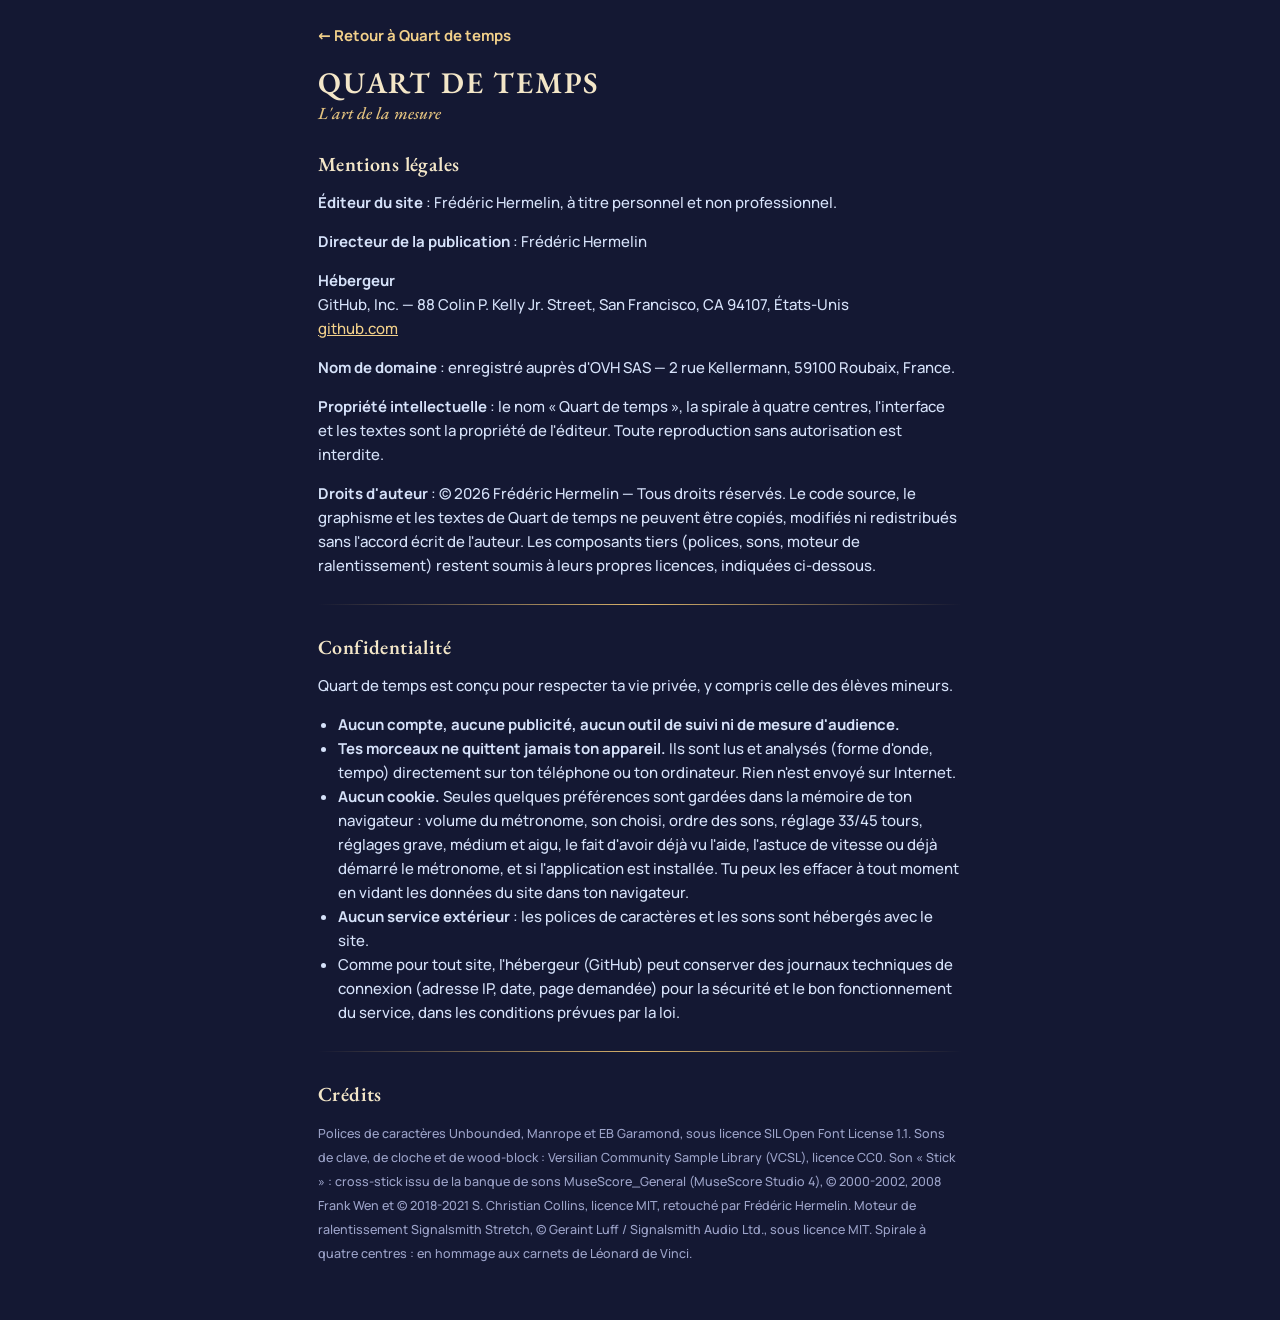
<file: mentions-legales.html>
<!doctype html>
<html lang="fr">
<head>
<meta charset="utf-8">
<meta name="viewport" content="width=device-width, initial-scale=1, viewport-fit=cover">
<title>Mentions légales et confidentialité — Quart de temps</title>
<meta name="theme-color" content="#141833">
<link rel="icon" href="icons/icon.svg" type="image/svg+xml">
<link rel="stylesheet" href="fonts.css">
<style>
  :root { color-scheme: dark; }
  * { box-sizing: border-box; }
  body {
    margin: 0;
    background: #141833;
    color: #D6E2FA;
    font: 500 15px/1.6 "Manrope", system-ui, -apple-system, "Segoe UI", Roboto, sans-serif;
  }
  main {
    max-width: 680px;
    margin: 0 auto;
    padding-left: max(18px, env(safe-area-inset-left, 0px));
    padding-right: max(18px, env(safe-area-inset-right, 0px));
    padding-block: max(24px, env(safe-area-inset-top, 0px)) max(40px, env(safe-area-inset-bottom, 0px));
  }
  a { color: #F2D08A; }
  .back { display: inline-block; margin-bottom: 18px; font-weight: 700; text-decoration: none; }
  h1 { margin: 0 0 4px; font: 600 30px/1.15 "EB Garamond", Georgia, serif; letter-spacing: .06em; color: #F3E6C8; }
  .devise { margin: 0 0 28px; font: italic 500 17px/1 "EB Garamond", Georgia, serif; color: #E3C27F; }
  h2 { margin: 30px 0 8px; font: 600 20px/1.2 "EB Garamond", Georgia, serif; color: #F3E6C8; letter-spacing: .02em; }
  p, li { color: #D6E2FA; }
  ul { padding-left: 20px; }
  .fill { padding: 1px 6px; border-radius: 4px; background: rgba(255, 166, 61, .16); color: #FFC98A; font-weight: 700; }
  .rule { height: 1px; margin: 26px 0; background: linear-gradient(90deg, rgba(217, 178, 106, 0), #D9B26A, rgba(217, 178, 106, 0)); }
  small { color: #9CA3C9; }
</style>
</head>
<body>
<main>
  <a class="back" href="./">← Retour à Quart de temps</a>
  <h1>QUART DE TEMPS</h1>
  <p class="devise">L'art de la mesure</p>

  <h2>Mentions légales</h2>
  <p><b>Éditeur du site</b> : Frédéric Hermelin, à titre personnel et non professionnel.</p>
  <p><b>Directeur de la publication</b> : Frédéric Hermelin</p>
  <p><b>Hébergeur</b><br>
    GitHub, Inc. — 88 Colin P. Kelly Jr. Street, San Francisco, CA 94107, États-Unis<br>
    <a href="https://github.com" rel="noopener">github.com</a></p>
  <p><b>Nom de domaine</b> : enregistré auprès d'OVH SAS — 2 rue Kellermann, 59100 Roubaix, France.</p>
  <p><b>Propriété intellectuelle</b> : le nom « Quart de temps », la spirale à quatre centres, l'interface et les textes sont la propriété de l'éditeur. Toute reproduction sans autorisation est interdite.</p>
  <p><b>Droits d'auteur</b> : © 2026 Frédéric Hermelin — Tous droits réservés. Le code source, le graphisme et les textes de Quart de temps ne peuvent être copiés, modifiés ni redistribués sans l'accord écrit de l'auteur. Les composants tiers (polices, sons, moteur de ralentissement) restent soumis à leurs propres licences, indiquées ci-dessous.</p>

  <div class="rule"></div>

  <h2>Confidentialité</h2>
  <p>Quart de temps est conçu pour respecter ta vie privée, y compris celle des élèves mineurs.</p>
  <ul>
    <li><b>Aucun compte, aucune publicité, aucun outil de suivi ni de mesure d'audience.</b></li>
    <li><b>Tes morceaux ne quittent jamais ton appareil.</b> Ils sont lus et analysés (forme d'onde, tempo) directement sur ton téléphone ou ton ordinateur. Rien n'est envoyé sur Internet.</li>
    <li><b>Aucun cookie.</b> Seules quelques préférences sont gardées dans la mémoire de ton navigateur : volume du métronome, son choisi, ordre des sons, réglage 33/45 tours, réglages grave, médium et aigu, le fait d'avoir déjà vu l'aide, l'astuce de vitesse ou déjà démarré le métronome, et si l'application est installée. Tu peux les effacer à tout moment en vidant les données du site dans ton navigateur.</li>
    <li><b>Aucun service extérieur</b> : les polices de caractères et les sons sont hébergés avec le site.</li>
    <li>Comme pour tout site, l'hébergeur (GitHub) peut conserver des journaux techniques de connexion (adresse IP, date, page demandée) pour la sécurité et le bon fonctionnement du service, dans les conditions prévues par la loi.</li>
  </ul>

  <div class="rule"></div>

  <h2>Crédits</h2>
  <p><small>Polices de caractères Unbounded, Manrope et EB Garamond, sous licence SIL Open Font License 1.1. Sons de clave, de cloche et de wood-block : Versilian Community Sample Library (VCSL), licence CC0. Son « Stick » : cross-stick issu de la banque de sons MuseScore_General (MuseScore Studio 4), © 2000-2002, 2008 Frank Wen et © 2018-2021 S. Christian Collins, licence MIT, retouché par Frédéric Hermelin. Moteur de ralentissement Signalsmith Stretch, © Geraint Luff / Signalsmith Audio Ltd., sous licence MIT. Spirale à quatre centres : en hommage aux carnets de Léonard de Vinci.</small></p>
</main>
</body>
</html>
</file>
<file: fonts.css>
/* Polices hébergées localement (aucun appel à Google : fonctionne hors connexion et respecte le RGPD). Sous-ensemble latin. */
@font-face { font-family: 'EB Garamond'; font-style: italic; font-weight: 500; font-display: swap; src: url('fonts/ebgaramond-italic-500.woff2') format('woff2'); unicode-range: U+0000-00FF, U+0131, U+0152-0153, U+02BB-02BC, U+02C6, U+02DA, U+02DC, U+0304, U+0308, U+0329, U+2000-206F, U+20AC, U+2122, U+2191, U+2193, U+2212, U+2215, U+FEFF, U+FFFD; }
@font-face { font-family: 'EB Garamond'; font-style: normal; font-weight: 500; font-display: swap; src: url('fonts/ebgaramond-normal-500.woff2') format('woff2'); unicode-range: U+0000-00FF, U+0131, U+0152-0153, U+02BB-02BC, U+02C6, U+02DA, U+02DC, U+0304, U+0308, U+0329, U+2000-206F, U+20AC, U+2122, U+2191, U+2193, U+2212, U+2215, U+FEFF, U+FFFD; }
@font-face { font-family: 'EB Garamond'; font-style: normal; font-weight: 600; font-display: swap; src: url('fonts/ebgaramond-normal-500.woff2') format('woff2'); unicode-range: U+0000-00FF, U+0131, U+0152-0153, U+02BB-02BC, U+02C6, U+02DA, U+02DC, U+0304, U+0308, U+0329, U+2000-206F, U+20AC, U+2122, U+2191, U+2193, U+2212, U+2215, U+FEFF, U+FFFD; }
@font-face { font-family: 'Manrope'; font-style: normal; font-weight: 500; font-display: swap; src: url('fonts/manrope-normal-500.woff2') format('woff2'); unicode-range: U+0000-00FF, U+0131, U+0152-0153, U+02BB-02BC, U+02C6, U+02DA, U+02DC, U+0304, U+0308, U+0329, U+2000-206F, U+20AC, U+2122, U+2191, U+2193, U+2212, U+2215, U+FEFF, U+FFFD; }
@font-face { font-family: 'Manrope'; font-style: normal; font-weight: 600; font-display: swap; src: url('fonts/manrope-normal-500.woff2') format('woff2'); unicode-range: U+0000-00FF, U+0131, U+0152-0153, U+02BB-02BC, U+02C6, U+02DA, U+02DC, U+0304, U+0308, U+0329, U+2000-206F, U+20AC, U+2122, U+2191, U+2193, U+2212, U+2215, U+FEFF, U+FFFD; }
@font-face { font-family: 'Manrope'; font-style: normal; font-weight: 700; font-display: swap; src: url('fonts/manrope-normal-500.woff2') format('woff2'); unicode-range: U+0000-00FF, U+0131, U+0152-0153, U+02BB-02BC, U+02C6, U+02DA, U+02DC, U+0304, U+0308, U+0329, U+2000-206F, U+20AC, U+2122, U+2191, U+2193, U+2212, U+2215, U+FEFF, U+FFFD; }
@font-face { font-family: 'Manrope'; font-style: normal; font-weight: 800; font-display: swap; src: url('fonts/manrope-normal-500.woff2') format('woff2'); unicode-range: U+0000-00FF, U+0131, U+0152-0153, U+02BB-02BC, U+02C6, U+02DA, U+02DC, U+0304, U+0308, U+0329, U+2000-206F, U+20AC, U+2122, U+2191, U+2193, U+2212, U+2215, U+FEFF, U+FFFD; }
@font-face { font-family: 'Unbounded'; font-style: normal; font-weight: 400; font-display: swap; src: url('fonts/unbounded-normal-400.woff2') format('woff2'); unicode-range: U+0000-00FF, U+0131, U+0152-0153, U+02BB-02BC, U+02C6, U+02DA, U+02DC, U+0304, U+0308, U+0329, U+2000-206F, U+20AC, U+2122, U+2191, U+2193, U+2212, U+2215, U+FEFF, U+FFFD; }
@font-face { font-family: 'Unbounded'; font-style: normal; font-weight: 500; font-display: swap; src: url('fonts/unbounded-normal-400.woff2') format('woff2'); unicode-range: U+0000-00FF, U+0131, U+0152-0153, U+02BB-02BC, U+02C6, U+02DA, U+02DC, U+0304, U+0308, U+0329, U+2000-206F, U+20AC, U+2122, U+2191, U+2193, U+2212, U+2215, U+FEFF, U+FFFD; }
@font-face { font-family: 'Unbounded'; font-style: normal; font-weight: 600; font-display: swap; src: url('fonts/unbounded-normal-400.woff2') format('woff2'); unicode-range: U+0000-00FF, U+0131, U+0152-0153, U+02BB-02BC, U+02C6, U+02DA, U+02DC, U+0304, U+0308, U+0329, U+2000-206F, U+20AC, U+2122, U+2191, U+2193, U+2212, U+2215, U+FEFF, U+FFFD; }
</file>
<file: styles.css>
/* Layout: une colonne pensée pour le téléphone — en-tête, pupitre « lecteur »
   (onde sous verre de montre → aide → A/lecture/B → boucle → tempo sous verre bombé),
   respiration, pupitre « métronome » (voyants sous verre → fenêtre centrale entourée des ±
   → réglette → subdivisions → volume). Centrée et limitée à 520 px sur grand écran.
   Univers : un objet de studio sombre et précis, verre, lumière bleue des voyants. */
:root {
  /* Fonds et neutres (graphite légèrement bleuté) */
  /* Nuit indigo plutôt que noir : plus chaleureux, le verre et la lumière ressortent */
  --ink: #141833;
  --ink-2: #0D1026;
  --deck: #1B2042;
  --line: rgba(255, 255, 255, .09);
  --fg: #F1F3FC;
  --ice: #D6E2FA;
  --dim: #9CA3C9;
  --faint: #676E9A;
  --idle: #343A66;
  --violet: #8B6CFF;
  --coral: #FF6F91;

  /* Tempo du morceau (la valeur courante de --zone est posée par le script) */
  --gold: #F5BD41;
  --zone: var(--gold);
  --on-zone: #0A0C11;
  --zone-tint: rgba(0, 0, 0, 0);
  --zone-a: rgba(245, 189, 65, .38);

  /* Lumière du métronome */
  --light: #56C1FF;
  --light-deep: #2A7BF0;
  --light-soft: rgba(86, 193, 255, .35);
  /* Premier temps : ambre, plus orangé que l'or du tempo original */
  --amber: #FFA63D;
  --amber-deep: #E86A12;
  --amber-hot: #FFF1D6;
  --zone-glow: rgba(245, 189, 65, .07);

  /* Repères de boucle */
  --loop-a: #B9A7FF;
  --loop-b: #EBA6F5;

  /* Typo */
  --f-num: "Unbounded", "Manrope", system-ui, sans-serif;
  --f-ui: "Manrope", system-ui, -apple-system, "Segoe UI", Roboto, sans-serif;

  color-scheme: dark;
}

/* La lueur d'ambiance change de couleur en douceur avec la vitesse */
@property --zone-glow { syntax: "<color>"; inherits: true; initial-value: rgba(245, 189, 65, .07); }

*, *::before, *::after { box-sizing: border-box; }
html { background: var(--ink); -webkit-text-size-adjust: 100%; overflow-x: clip; }
body {
  margin: 0;
  min-height: 100%;
  background: var(--ink);
  background-color: var(--ink);
  transition: --zone-glow .6s ease;
  color: var(--fg);
  font: 500 15px/1.35 var(--f-ui);
  -webkit-font-smoothing: antialiased;
  -webkit-tap-highlight-color: transparent;
  overflow-x: hidden;
}
[hidden] { display: none !important; }

/* Ambiance : une lumière haute qui prend la couleur de la vitesse, et un reflet bleu nuit en bas */
body::before {
  content: "";
  position: fixed;
  inset: 0;
  z-index: -1;
  pointer-events: none;
  background:
    radial-gradient(110% 48% at 50% -6%, var(--zone-glow), rgba(20, 24, 51, 0) 70%),
    radial-gradient(70% 45% at 0% 18%, rgba(139, 108, 255, .30), rgba(20, 24, 51, 0) 70%),
    radial-gradient(65% 42% at 100% 42%, rgba(86, 193, 255, .20), rgba(20, 24, 51, 0) 70%),
    radial-gradient(80% 40% at 15% 92%, rgba(255, 111, 145, .16), rgba(20, 24, 51, 0) 70%),
    radial-gradient(70% 38% at 95% 105%, rgba(255, 166, 61, .16), rgba(20, 24, 51, 0) 70%);
  background-size: 140% 140%;
  animation: aurora 26s ease-in-out infinite alternate;
}
/* Aurore : les lumières dérivent très lentement */
@keyframes aurora {
  0% { background-position: 0% 0%; }
  50% { background-position: 60% 30%; }
  100% { background-position: 100% 70%; }
}

button, input { font: inherit; color: inherit; }
button {
  cursor: pointer;
  -webkit-user-select: none;
  user-select: none;
  -webkit-touch-callout: none;
  touch-action: manipulation;
}
button:disabled { cursor: default; opacity: .36; }
:focus { outline: none; }
:focus-visible { outline: 2px solid var(--light); outline-offset: 2px; }
svg { display: block; }

.app {
  max-width: 520px;
  margin: 0 auto;
  padding-left: max(16px, env(safe-area-inset-left, 0px));
  padding-right: max(16px, env(safe-area-inset-right, 0px));
  padding-block: max(10px, env(safe-area-inset-top, 0px)) max(20px, env(safe-area-inset-bottom, 0px));
  display: flex;
  flex-direction: column;
  gap: 12px;
}

.eyebrow {
  font-size: 10px;
  font-weight: 800;
  letter-spacing: .16em;
  text-transform: uppercase;
  color: var(--dim);
}
.unit {
  font: 700 10px/1 var(--f-ui);
  letter-spacing: .16em;
  color: var(--dim);
}

/* Verre bombé, réutilisable */
.glass {
  position: relative;
  background:
    radial-gradient(130% 75% at 50% -22%, rgba(255, 255, 255, .10), rgba(255, 255, 255, .02) 48%, rgba(255, 255, 255, 0) 62%),
    linear-gradient(180deg, rgba(255, 255, 255, .045), rgba(255, 255, 255, .012) 50%, rgba(0, 0, 0, .14));
  box-shadow:
    inset 0 1px 0 rgba(255, 255, 255, .14),
    inset 0 0 0 1px rgba(255, 255, 255, .06),
    inset 0 -14px 26px -14px rgba(0, 0, 0, .65),
    0 14px 28px -18px rgba(0, 0, 0, .85);
}
.glass::after {
  content: "";
  position: absolute;
  left: 6%;
  right: 6%;
  top: 2px;
  height: 42%;
  border-radius: 50% / 100% 100% 0 0;
  background: linear-gradient(180deg, rgba(255, 255, 255, .045), rgba(255, 255, 255, 0));
  pointer-events: none;
}

/* ---------- En-tête ---------- */
.top { display: flex; justify-content: center; padding: 6px 0 4px; }
@keyframes spin { to { transform: rotate(360deg); } }

/* En-tête QUART DE TEMPS : capitales gravées, QU ivoire, ART laiton, le A-balancier clé de voûte */
.wordmark {
  margin: 0;
  display: flex;
  flex-direction: column;
  align-items: center;
  font-weight: 400;
  --f-mark: "EB Garamond", Garamond, "Times New Roman", serif;
}
.wm-line1 {
  display: flex;
  align-items: flex-end;
  font: 600 40px/1 var(--f-mark);
  letter-spacing: .1em;
  padding-left: .1em;
}
.wm-qu { color: #F3E6C8; }
.wm-rt {
  background: linear-gradient(180deg, #FBE3A6 0%, #E3BC6C 55%, #B98A3E 100%);
  -webkit-background-clip: text;
  background-clip: text;
  color: transparent;
}
/* Le A : environ 20 % plus haut que les autres capitales, il ne grandit que vers le haut */
.wm-a { position: relative; display: inline-block; width: .9em; height: 1.02em; margin: 0 .1em 0 0; flex: none; }
.wm-a svg { position: absolute; left: 0; bottom: -.04em; width: 100%; height: 100%; overflow: visible; }
.wm-halo {
  position: absolute;
  left: 50%;
  top: 55%;
  width: 2.1em;
  height: 2.1em;
  margin: -1.05em 0 0 -1.05em;
  border-radius: 50%;
  background: radial-gradient(closest-side, rgba(255, 201, 120, .34), rgba(255, 176, 80, .1) 55%, rgba(255, 176, 80, 0));
  pointer-events: none;
}
.wm-line2 {
  margin-top: 6px;
  font: 500 14px/1 var(--f-mark);
  letter-spacing: .5em;
  padding-left: .5em;
  color: #F3E6C8;
}
.wm-rule { display: flex; align-items: center; gap: 7px; width: 210px; margin-top: 9px; }
.wm-rule i { flex: 1; height: 1px; background: linear-gradient(90deg, rgba(217, 178, 106, 0), #D9B26A); }
.wm-rule i:last-child { background: linear-gradient(90deg, #D9B26A, rgba(217, 178, 106, 0)); }
.wm-rule b { width: 6px; height: 6px; background: #E3C27F; transform: rotate(45deg); }
.wm-devise { margin-top: 7px; font: italic 500 17px/1 var(--f-mark); letter-spacing: .02em; color: #E3C27F; }

.btn-change {
  display: none;
  align-items: center;
  gap: 7px;
  height: 32px;
  padding: 0 12px;
  border-radius: 999px;
  border: 0;
  background: rgba(255, 255, 255, .06);
  box-shadow: inset 0 0 0 1px var(--line), inset 0 1px 0 rgba(255, 255, 255, .08);
  font-weight: 700;
  font-size: 13px;
  white-space: nowrap;
  flex: none;
}
body.has-track .btn-change { display: inline-flex; }
.btn-change svg { width: 16px; height: 16px; fill: none; stroke: currentColor; stroke-width: 2.2; stroke-linecap: round; stroke-linejoin: round; }
.btn-change:active { background: rgba(255, 255, 255, .1); }

/* ---------- Pupitres ---------- */
.deck {
  background:
    radial-gradient(120% 50% at 0% 0%, rgba(139, 108, 255, .14), rgba(139, 108, 255, 0) 60%),
    linear-gradient(180deg, rgba(255, 255, 255, .05), rgba(255, 255, 255, .015));
  background-color: rgba(27, 32, 66, .82);
  border: 1px solid rgba(255, 255, 255, .1);
  box-shadow: inset 0 1px 0 rgba(255, 255, 255, .08), 0 20px 40px -24px rgba(5, 6, 20, .8);
  -webkit-backdrop-filter: blur(14px);
  backdrop-filter: blur(14px);
  border-radius: 24px;
  padding: 14px;
  display: flex;
  flex-direction: column;
  gap: 12px;
  min-width: 0;
}
.metro {
  margin-top: 14px;
  background:
    radial-gradient(110% 45% at 100% 0%, rgba(86, 193, 255, .16), rgba(86, 193, 255, 0) 60%),
    radial-gradient(90% 45% at 0% 100%, rgba(255, 130, 70, .24), rgba(255, 130, 70, 0) 62%),
    radial-gradient(70% 35% at 100% 100%, rgba(255, 94, 126, .14), rgba(255, 94, 126, 0) 60%),
    radial-gradient(70% 30% at 0% 40%, rgba(255, 150, 80, .08), rgba(255, 150, 80, 0) 60%),
    linear-gradient(180deg, rgba(255, 255, 255, .05), rgba(255, 255, 255, .015));
  background-color: rgba(27, 32, 66, .82);
}

/* ---------- Lecteur ---------- */
/* Morceau chargé : titre sur sa ligne, puis « Changer de morceau » et « Retirer le morceau » */
.track-row { display: none; flex-direction: column; gap: 8px; min-width: 0; }
body.has-track .track-row { display: flex; }
.track-line { display: flex; align-items: center; gap: 10px; min-width: 0; }
.track-actions { display: flex; justify-content: space-between; gap: 8px; }
.track-actions .btn-change { font-size: 12.5px; }
.track-ic {
  width: 28px;
  height: 28px;
  flex: none;
  border-radius: 9px;
  display: grid;
  place-items: center;
  background: rgba(255, 255, 255, .05);
  box-shadow: inset 0 0 0 1px var(--line);
  color: var(--zone);
  transition: color .3s;
}
.track-ic svg { width: 15px; height: 15px; fill: none; stroke: currentColor; stroke-width: 2.2; stroke-linecap: round; stroke-linejoin: round; }
.track-title {
  flex: 1;
  min-width: 0;
  font-weight: 700;
  font-size: 15px;
  white-space: nowrap;
  overflow: hidden;
  text-overflow: ellipsis;
}
.remove {
  display: inline-flex;
  align-items: center;
  gap: 5px;
  height: 30px;
  padding: 0 10px;
  flex: none;
  border-radius: 999px;
  border: 1px dashed rgba(255, 255, 255, .16);
  background: transparent;
  color: var(--dim);
  font-size: 11.5px;
  font-weight: 700;
  white-space: nowrap;
}
.remove svg { width: 13px; height: 13px; fill: currentColor; stroke: currentColor; stroke-width: 1.6; stroke-linejoin: round; stroke-linecap: round; }
.remove .short { display: none; }
.remove:active { color: #FF9C9C; border-color: rgba(255, 156, 156, .5); }

/* Onde sous verre de montre */
.wave-wrap {
  position: relative;
  height: 116px;
  border-radius: 20px;
  background:
    radial-gradient(70% 90% at 50% 120%, rgba(139, 108, 255, .22), rgba(139, 108, 255, 0) 70%),
    radial-gradient(120% 150% at 50% 0%, #20275A 0%, var(--ink-2) 75%);
  overflow: hidden;
  transition: height .3s ease;
}
#wave {
  position: absolute;
  inset: 0;
  width: 100%;
  height: 100%;
  touch-action: none;
  cursor: grab;
  -webkit-mask-image: linear-gradient(90deg, transparent 0, #000 7%, #000 93%, transparent 100%);
  mask-image: linear-gradient(90deg, transparent 0, #000 7%, #000 93%, transparent 100%);
}
#wave:active { cursor: grabbing; }
.wave-glass {
  position: absolute;
  inset: 0;
  border-radius: inherit;
  pointer-events: none;
  overflow: hidden;
  /* Une vitre plane : reflet diagonal doux sur toute la largeur + voile clair en haut */
  background:
    linear-gradient(112deg,
      rgba(255, 255, 255, 0) 14%,
      rgba(255, 255, 255, .075) 27%,
      rgba(255, 255, 255, .025) 37%,
      rgba(255, 255, 255, 0) 44%,
      rgba(255, 255, 255, 0) 63%,
      rgba(255, 255, 255, .04) 69%,
      rgba(255, 255, 255, 0) 74%),
    linear-gradient(180deg, rgba(255, 255, 255, .055), rgba(255, 255, 255, 0) 32%);
  box-shadow:
    inset 0 1px 0 rgba(255, 255, 255, .24),
    inset 0 0 0 1px rgba(255, 255, 255, .07),
    inset 0 -1px 0 rgba(0, 0, 0, .45),
    inset 0 14px 20px -18px rgba(0, 0, 0, .75),
    inset 0 -18px 26px -16px rgba(0, 0, 0, .65);
}
/* Reflet qui balaie la vitre une fois au lancement de la lecture */
.wave-glass::before {
  content: "";
  position: absolute;
  top: -10%;
  bottom: -10%;
  left: 0;
  width: 38%;
  background: linear-gradient(105deg, rgba(255, 255, 255, 0), rgba(255, 255, 255, .13) 50%, rgba(255, 255, 255, 0));
  transform: translateX(-110%) skewX(-12deg);
  opacity: 0;
}
.wave-glass.sweep::before { animation: glass-sweep 1.3s cubic-bezier(.4, .1, .3, 1); }
@keyframes glass-sweep {
  0% { transform: translateX(-110%) skewX(-12deg); opacity: 0; }
  15% { opacity: 1; }
  100% { transform: translateX(300%) skewX(-12deg); opacity: 0; }
}
.player[data-state="empty"] .wave-glass { background: none; }

.playhead {
  position: absolute;
  top: 7px;
  bottom: 7px;
  left: 40%;
  width: 2px;
  margin-left: -1px;
  border-radius: 2px;
  background: var(--fg);
  box-shadow: 0 0 10px rgba(255, 255, 255, .45);
  pointer-events: none;
}
.playhead::before, .playhead::after {
  content: "";
  position: absolute;
  left: 50%;
  width: 7px;
  height: 7px;
  margin-left: -3.5px;
  background: var(--fg);
  transform: rotate(45deg);
  border-radius: 1px;
}
.playhead::before { top: -3px; }
.playhead::after { bottom: -3px; }

.zoom-chip {
  position: absolute;
  top: 8px;
  right: 10px;
  padding: 3px 9px;
  border-radius: 999px;
  background: rgba(10, 12, 17, .72);
  box-shadow: inset 0 0 0 1px rgba(255, 255, 255, .12);
  font-size: 11px;
  font-weight: 800;
  font-variant-numeric: tabular-nums;
  color: var(--ice);
  opacity: 0;
  transition: opacity .25s;
  pointer-events: none;
}
.zoom-chip.show { opacity: 1; }

.player[data-state="empty"] #wave,
.player[data-state="empty"] .playhead,
.player[data-state="loading"] .playhead { visibility: hidden; }

/* Fenêtre vide : verre bombé */
.player[data-state="empty"] .wave-wrap {
  height: 156px;
  background:
    /* Coucher de soleil : horizon orange-rose sous un ciel indigo */
    radial-gradient(90% 70% at 50% 125%, rgba(255, 140, 60, .42), rgba(255, 140, 60, 0) 70%),
    radial-gradient(60% 70% at 12% 110%, rgba(255, 94, 126, .34), rgba(255, 94, 126, 0) 70%),
    radial-gradient(60% 70% at 90% 110%, rgba(255, 94, 126, .22), rgba(255, 94, 126, 0) 70%),
    radial-gradient(80% 70% at 50% -10%, rgba(120, 90, 220, .30), rgba(120, 90, 220, 0) 75%),
    var(--ink-2);
}

/* Onde décorative qui ondule derrière le bouton d'import */
.wave-empty .deco {
  position: absolute;
  left: 5%;
  right: 5%;
  bottom: 10px;
  height: 52px;
  z-index: -1;
  display: flex;
  align-items: flex-end;
  justify-content: space-between;
  opacity: .38;
  pointer-events: none;
  -webkit-mask-image: linear-gradient(90deg, transparent, #000 25%, #000 75%, transparent);
  mask-image: linear-gradient(90deg, transparent, #000 25%, #000 75%, transparent);
}
.wave-empty .deco i {
  width: 3px;
  height: var(--h, 40%);
  border-radius: 3px;
  background: linear-gradient(180deg, #FFE1A0, #FFA347 55%, #FF5E7E);
  transform-origin: 50% 100%;
  animation: deco 1.6s ease-in-out infinite;
  animation-delay: var(--d, 0s);
}
@keyframes deco { 0%, 100% { transform: scaleY(.45); } 50% { transform: scaleY(1); } }
.wave-empty, .wave-loading {
  position: absolute;
  inset: 0;
  display: none;
  flex-direction: column;
  align-items: center;
  justify-content: center;
  gap: 10px;
  text-align: center;
  padding: 8px;
  z-index: 2;
}
.player[data-state="empty"] .wave-empty { display: flex; padding-bottom: 46px; }
.player[data-state="empty"] .wave-wrap { height: 184px; }
/* Le dôme bombé, réservé à l'écran d'import */
.wave-empty::before {
  content: "";
  position: absolute;
  left: 8%;
  right: 8%;
  top: 4px;
  height: 46%;
  z-index: -1;
  border-radius: 50% / 100% 100% 0 0;
  /* Jonc de laiton qui souligne l'arche, comme la moulure d'un poste TSF */
  border-top: 1.5px solid rgba(233, 205, 140, .75);
  box-shadow: inset 0 1px 0 rgba(255, 240, 200, .25);
  background: linear-gradient(180deg, rgba(255, 255, 255, .06), rgba(255, 255, 255, 0) 75%);
  pointer-events: none;
}
.wave-empty::after {
  content: "";
  position: absolute;
  inset: 0;
  z-index: -1;
  border-radius: inherit;
  background: radial-gradient(130% 70% at 50% -20%, rgba(255, 255, 255, .10), rgba(255, 255, 255, 0) 60%);
  pointer-events: none;
}
/* Toile de haut-parleur tissée, sable doré, vue à travers le verre */
.tsf-cloth {
  position: absolute;
  inset: 0;
  z-index: -2;
  pointer-events: none;
  background:
    repeating-linear-gradient(45deg, rgba(240, 205, 145, .15) 0 1px, rgba(0, 0, 0, 0) 1px 4px),
    repeating-linear-gradient(-45deg, rgba(240, 205, 145, .12) 0 1px, rgba(0, 0, 0, 0) 1px 4px),
    repeating-linear-gradient(0deg, rgba(255, 220, 160, .04) 0 1px, rgba(0, 0, 0, 0) 1px 3px);
  -webkit-mask-image: radial-gradient(120% 95% at 50% 60%, #000 55%, rgba(0, 0, 0, .35) 85%, transparent 100%);
  mask-image: radial-gradient(120% 95% at 50% 60%, #000 55%, rgba(0, 0, 0, .35) 85%, transparent 100%);
}
/* Lueur des lampes qui chauffent, derrière la toile */
.wave-empty .tsf-cloth::after {
  content: "";
  position: absolute;
  inset: 20% 15% -10%;
  border-radius: 50%;
  background: radial-gradient(closest-side, rgba(255, 160, 80, .22), rgba(255, 160, 80, 0));
  animation: tsf-warm 4.5s ease-in-out infinite;
}
@keyframes tsf-warm { 0%, 100% { opacity: .55; } 50% { opacity: 1; } }
.wave-empty .deco { z-index: -3; }
/* Plaque de marque en laiton, vissée sur la grille */
.tsf-plate {
  position: absolute;
  left: 50%;
  bottom: 12px;
  transform: translateX(-50%);
  padding: 4px 14px 3px;
  border-radius: 3px;
  background: linear-gradient(180deg, #F7E6BC, #C9A15A 55%, #A9823F);
  box-shadow: 0 2px 4px rgba(0, 0, 0, .55), inset 0 1px 0 rgba(255, 255, 255, .6);
  color: #3A2810;
  font: 600 8.5px/1 var(--f-num);
  letter-spacing: .32em;
  pointer-events: none;
}
.tsf-plate::before, .tsf-plate::after {
  content: "";
  position: absolute;
  top: 50%;
  width: 3px;
  height: 3px;
  margin-top: -1.5px;
  border-radius: 50%;
  background: #6B4E22;
}
.tsf-plate::before { left: 4px; }
.tsf-plate::after { right: 3px; }
.player[data-state="loading"] .wave-loading { display: flex; }

.cta {
  display: inline-flex;
  align-items: center;
  gap: 9px;
  height: 50px;
  padding: 0 22px;
  border: 0;
  border-radius: 999px;
  background:
    radial-gradient(120% 90% at 30% -20%, rgba(255, 255, 255, .45), rgba(255, 255, 255, 0) 55%),
    linear-gradient(110deg, #FFC15A 0%, #FF8A3D 45%, #FF4F7B 100%);
  color: #fff;
  text-shadow: 0 1px 2px rgba(120, 30, 20, .35);
  font-weight: 800;
  font-size: 15.5px;
  box-shadow: inset 0 -2px 4px rgba(120, 20, 40, .25), inset 0 1px 0 rgba(255, 255, 255, .5), 0 12px 30px -10px rgba(255, 110, 70, .7);
  background-size: 100% 100%, 160% 100%;
  animation: cta-shine 5s ease-in-out infinite alternate, cta-beat 1.25s ease-in-out infinite;
}
@keyframes cta-shine { from { background-position: 0 0, 0% 0; } to { background-position: 0 0, 100% 0; } }
/* Un battement doux, comme une enceinte, tant qu'aucun morceau n'est chargé */
@keyframes cta-beat {
  0%, 100% { transform: scale(1); box-shadow: inset 0 -2px 4px rgba(120, 20, 40, .25), inset 0 1px 0 rgba(255, 255, 255, .5), 0 12px 30px -10px rgba(255, 110, 70, .7); }
  12% { transform: scale(1.035); box-shadow: inset 0 -2px 4px rgba(120, 20, 40, .25), inset 0 1px 0 rgba(255, 255, 255, .5), 0 14px 38px -8px rgba(255, 110, 70, .95); }
  30% { transform: scale(1); }
}
.cta svg { width: 20px; height: 20px; fill: none; stroke: currentColor; stroke-width: 2.3; stroke-linecap: round; stroke-linejoin: round; }
.cta:active { transform: translateY(1px); filter: brightness(.96); }
.empty-note { margin: 0; font-size: 12px; font-weight: 700; letter-spacing: .14em; color: var(--ice); opacity: .8; }
.empty-lead { margin: 0 0 -4px; padding: 0 12px; text-align: center; font: italic 500 15px/1.25 "EB Garamond", Garamond, serif; letter-spacing: .02em; color: #F3E6C8; opacity: .92; }

.wave-loading { color: var(--dim); font-size: 13px; font-weight: 600; flex-direction: row; gap: 12px; }
.eq { display: flex; align-items: center; gap: 3px; height: 26px; }
.eq i { width: 4px; height: 100%; border-radius: 2px; background: linear-gradient(180deg, #FFE1A0, #FFA347 55%, #FF5E7E); animation: eq .9s ease-in-out infinite; }
.eq i:nth-child(2) { animation-delay: -.7s; }
.eq i:nth-child(3) { animation-delay: -.4s; }
.eq i:nth-child(4) { animation-delay: -.2s; }
.eq i:nth-child(5) { animation-delay: -.55s; }
@keyframes eq { 0%, 100% { transform: scaleY(.25); } 50% { transform: scaleY(1); } }

.info-row {
  display: grid;
  grid-template-columns: auto 1fr auto;
  align-items: center;
  gap: 8px;
  margin-top: -4px;
  min-height: 18px;
}
/* Avant import : seul l'appel à importer est visible ; le reste du lecteur s'ouvre ensuite */
.player[data-state="empty"] .info-row,
.player[data-state="empty"] .transport,
.player[data-state="empty"] .loop-row { display: none; }
.player:not([data-state="empty"]) .transport { animation: rise .45s ease both; }
.player:not([data-state="empty"]) .loop-row { animation: rise .45s .06s ease both; }

/* Haut du poste : deux boutons TSF gravés de la spirale */
/* Barre du poste : bouton gauche · VITESSE · médaillon spirale · témoin · bouton droit */
.radio-top { display: grid; grid-template-columns: 38px 1fr 38px 1fr 38px; align-items: center; gap: 8px; min-height: 42px; margin-bottom: 5px; }
.radio-label { min-width: 0; }
.knob-wrap { position: relative; width: 38px; height: 38px; }
.knob {
  position: relative;
  width: 38px;
  height: 38px;
  flex: none;
  padding: 0;
  border: 0;
  border-radius: 50%;
  background:
    radial-gradient(circle at 38% 30%, rgba(255, 255, 255, .55), rgba(255, 255, 255, 0) 45%),
    conic-gradient(from 200deg, #8A6F3E, #F4E3B8, #B08A47, #F7EBCB, #8A6F3E, #E1C68C, #8A6F3E);
  box-shadow: 0 4px 8px -2px rgba(0, 0, 0, .7), inset 0 -2px 3px rgba(60, 40, 10, .45), 0 0 0 2px #12162F, 0 0 0 3px rgba(233, 211, 160, .35);
  transition: transform .5s cubic-bezier(.3, 1.4, .5, 1), opacity .3s, box-shadow .3s;
}
.knob svg { position: absolute; inset: 4px; width: calc(100% - 8px); height: calc(100% - 8px); overflow: visible; }
.knob-spiral { fill: none; stroke: #4A3412; stroke-width: 9; stroke-linecap: round; opacity: .75; }
.knob-notch { stroke: #2B1E08; stroke-width: 14; stroke-linecap: round; }
.knob[aria-disabled="true"] { opacity: .45; }
/* Repères gravés sous les boutons : ▾ ouvrir · ▴ fermer ; celui qui sert maintenant s'allume */
.knob-mark { position: absolute; left: 50%; top: 44px; width: 10px; height: 6px; margin-left: -5px; fill: none; stroke: #D9B26A; stroke-width: 1.6; stroke-linecap: round; stroke-linejoin: round; opacity: .35; transition: opacity .4s, filter .4s; pointer-events: none; }
.player:not(.tempo-open) .mark-open, .player.tempo-open .mark-close { opacity: .95; filter: drop-shadow(0 0 3px rgba(242, 208, 138, .7)); }
#knobOpen.turned { transform: rotate(90deg); }
#knobClose.turned { transform: rotate(-90deg); }
/* Vitesse modifiée volet fermé : le bouton gauche s'allume de la couleur de la zone */
.player.speed-off #knobOpen { opacity: 1; box-shadow: 0 4px 8px -2px rgba(0, 0, 0, .7), inset 0 -2px 3px rgba(60, 40, 10, .45), 0 0 0 2px #12162F, 0 0 0 3px var(--zone), 0 0 14px 2px var(--zone); }
/* Pastille-voyant accrochée au bouton gauche (vitesse différente de 100 %) */
.speed-witness {
  position: absolute;
  left: 26px;
  bottom: -5px;
  padding: 3px 6px 2px;
  border-radius: 999px;
  background: var(--zone);
  color: var(--on-zone);
  font: 600 9.5px/1 var(--f-num);
  font-variant-numeric: tabular-nums;
  white-space: nowrap;
  box-shadow: 0 0 0 2px #1B2042, 0 2px 6px rgba(0, 0, 0, .5);
  pointer-events: none;
}
.radio-label.lit { color: var(--ice); }

/* Volet du ralentisseur : replié par défaut, il descend en douceur */
.tempo-wrap { display: grid; grid-template-rows: 0fr; margin-top: -12px; transition: grid-template-rows .5s cubic-bezier(.3, .9, .3, 1), margin-top .5s; }
.tempo-wrap.open { grid-template-rows: 1fr; margin-top: 0; }
.tempo-in { min-height: 0; overflow: hidden; }
.tempo-wrap .tempo { transform: translateY(-14px); opacity: 0; transition: transform .5s cubic-bezier(.3, .9, .3, 1), opacity .35s; }
.tempo-wrap.open .tempo { transform: none; opacity: 1; }
@keyframes rise { from { opacity: 0; transform: translateY(10px); } to { opacity: 1; transform: none; } }
.time { font-size: 12.5px; font-weight: 700; font-variant-numeric: tabular-nums; color: var(--fg); }
.time.end { color: var(--dim); }
.help {
  text-align: center;
  font-size: 12px;
  font-weight: 600;
  line-height: 1.25;
  color: var(--dim);
  min-width: 0;
}
.help b { color: var(--fg); font-weight: 800; }
.help.ok { color: var(--ice); }

/* Transport */
.transport {
  display: grid;
  grid-template-columns: 1fr 66px 1fr;
  gap: 12px;
  align-items: center;
}
.mark {
  --c: var(--loop-a);
  height: 54px;
  border: 0;
  border-radius: 16px;
  display: flex;
  align-items: center;
  justify-content: center;
  gap: 8px;
  padding: 0 8px;
  min-width: 0;
  background: rgba(255, 255, 255, .04);
  box-shadow: inset 0 0 0 1px var(--line), inset 0 1px 0 rgba(255, 255, 255, .07);
  transition: background-color .2s, box-shadow .2s;
}
.mark-b { --c: var(--loop-b); }
.mark .mk { font: 600 22px/1 var(--f-num); color: var(--c); }
.mk-txt { display: flex; flex-direction: column; align-items: flex-start; min-width: 0; }
.mk-l { font-size: 13.5px; font-weight: 700; color: var(--fg); white-space: nowrap; }
.mk-t { font-size: 10.5px; font-weight: 700; color: var(--c); font-variant-numeric: tabular-nums; }
.mk-t:empty { display: none; }
.mark.set {
  background: color-mix(in srgb, var(--c) 12%, transparent);
  box-shadow: inset 0 0 0 1px color-mix(in srgb, var(--c) 50%, transparent), inset 0 1px 0 rgba(255, 255, 255, .1);
}
.mark:not(:disabled):active, .pill:not(:disabled):active, .nudge:active, .step:active, .sub:active { transform: scale(.96); }

.play {
  width: 66px;
  height: 66px;
  border-radius: 50%;
  border: 0;
  justify-self: center;
  display: grid;
  place-items: center;
  background:
    radial-gradient(circle at 36% 26%, rgba(255, 255, 255, .55), rgba(255, 255, 255, 0) 44%),
    var(--zone);
  color: var(--on-zone);
  box-shadow:
    inset 0 -5px 10px rgba(0, 0, 0, .22),
    inset 0 1px 1px rgba(255, 255, 255, .6),
    0 10px 20px -10px rgba(0, 0, 0, .9);
  transition: background-color .3s, transform .1s;
}
.play svg { width: 28px; height: 28px; fill: currentColor; }
.play .i-pause { display: none; }
.play.is-playing .i-play { display: none; }
.play.is-playing .i-pause { display: block; }
.play:not(:disabled):active { transform: scale(.95); }
.play:disabled { opacity: 1; background: #232833; color: var(--faint); box-shadow: inset 0 0 0 1px var(--line); }

.loop-row { display: grid; grid-template-columns: 1fr 1fr; gap: 10px; }
.pill {
  height: 40px;
  border: 0;
  border-radius: 999px;
  display: flex;
  align-items: center;
  justify-content: center;
  gap: 7px;
  padding: 0 10px;
  background: rgba(255, 255, 255, .04);
  box-shadow: inset 0 0 0 1px var(--line);
  font-size: 13px;
  font-weight: 700;
  color: var(--dim);
  white-space: nowrap;
  min-width: 0;
}
.pill svg { width: 18px; height: 18px; flex: none; fill: none; stroke: currentColor; stroke-width: 2; stroke-linecap: round; stroke-linejoin: round; }
.loop { color: var(--fg); }
.loop[aria-pressed="true"] {
  background: linear-gradient(90deg, color-mix(in srgb, var(--loop-a) 26%, transparent), color-mix(in srgb, var(--loop-b) 26%, transparent));
  box-shadow: inset 0 0 0 1px color-mix(in srgb, var(--loop-a) 60%, transparent);
  color: #fff;
}
.loop.ready { animation: ready 1.8s ease-in-out infinite; }
@keyframes ready {
  0%, 100% { box-shadow: inset 0 0 0 1px var(--line), 0 0 0 0 rgba(185, 167, 255, 0); }
  50% { box-shadow: inset 0 0 0 1px color-mix(in srgb, var(--loop-a) 70%, transparent), 0 0 0 4px rgba(185, 167, 255, .12); }
}

/* Tempo du morceau : verre bombé, teinte neutre (pas de mélange avec l'or) */
.tempo {
  border-radius: 20px;
  padding: 12px 14px 12px;
  background:
    linear-gradient(var(--zone-tint), var(--zone-tint)),
    radial-gradient(130% 75% at 50% -22%, rgba(255, 255, 255, .10), rgba(255, 255, 255, .02) 48%, rgba(255, 255, 255, 0) 62%),
    linear-gradient(180deg, rgba(255, 255, 255, .05), rgba(255, 255, 255, .015) 50%, rgba(0, 0, 0, .12));
  background-color: #20264F;
  display: flex;
  flex-direction: column;
  gap: 8px;
}
.tempo-head { display: flex; justify-content: space-between; align-items: flex-end; gap: 10px; }
.tempo-main { display: flex; flex-direction: column; gap: 4px; min-width: 0; }
.bpm-now { display: flex; align-items: baseline; gap: 8px; }
.bpm-now output {
  font: 500 46px/0.95 var(--f-num);
  letter-spacing: -.03em;
  font-variant-numeric: tabular-nums;
  color: var(--fg);
}
.tempo-side { display: flex; flex-direction: column; align-items: flex-end; gap: 6px; padding-bottom: 3px; }
.zone-chip {
  padding: 4px 9px 3px;
  border-radius: 999px;
  background: var(--zone);
  color: var(--on-zone);
  font-size: 10.5px;
  font-weight: 800;
  letter-spacing: .08em;
  text-transform: uppercase;
  white-space: nowrap;
  transition: background-color .3s;
}
.pct {
  font: 500 15px/1 var(--f-num);
  font-variant-numeric: tabular-nums;
  color: var(--zone);
  transition: color .3s;
}

.speed-row { display: grid; grid-template-columns: 42px 1fr 42px; gap: 10px; align-items: center; }
.nudge {
  height: 42px;
  border: 0;
  border-radius: 12px;
  background: rgba(255, 255, 255, .045);
  box-shadow: inset 0 0 0 1px var(--line), inset 0 1px 0 rgba(255, 255, 255, .07);
  font: 500 12.5px/1 var(--f-num);
  color: var(--ice);
  padding: 0;
}
.speed-track { position: relative; min-width: 0; }
.speed-track::before {
  content: "";
  position: absolute;
  left: 50%;
  top: 50%;
  width: 2px;
  height: 22px;
  margin: -11px 0 0 -1px;
  border-radius: 1px;
  background: var(--gold);
  pointer-events: none;
}
.speed-track::after {
  content: "";
  position: absolute;
  left: 0;
  right: 0;
  top: 50%;
  height: 8px;
  margin-top: -4px;
  pointer-events: none;
  background:
    linear-gradient(90deg, rgba(255, 255, 255, .22), rgba(255, 255, 255, .22)) 9px 0 / 1px 100% no-repeat,
    linear-gradient(90deg, rgba(255, 255, 255, .22), rgba(255, 255, 255, .22)) calc(100% - 9px) 0 / 1px 100% no-repeat;
}

.tempo-foot { display: flex; justify-content: space-between; align-items: center; gap: 8px; }
.orig-tempo {
  display: inline-flex;
  align-items: center;
  gap: 6px;
  height: 40px;
  padding: 0 12px;
  border: 0;
  border-radius: 999px;
  background: rgba(245, 189, 65, .1);
  box-shadow: inset 0 0 0 1px rgba(245, 189, 65, .55);
  color: var(--gold);
  font-weight: 800;
  font-size: 13px;
  white-space: nowrap;
  min-width: 0;
}
.orig-tempo svg { width: 15px; height: 15px; flex: none; fill: none; stroke: currentColor; stroke-width: 2.4; stroke-linecap: round; stroke-linejoin: round; }
.orig-tempo small { font-size: 10.5px; font-weight: 700; opacity: .75; font-variant-numeric: tabular-nums; }
.orig-tempo:disabled { opacity: 1; background: transparent; box-shadow: inset 0 0 0 1px var(--line); color: var(--faint); }

.orig-field {
  display: flex;
  flex-direction: column;
  align-items: flex-end;
  gap: 1px;
  cursor: text;
  min-width: 0;
}
.orig-lbl { font-size: 9.5px; font-weight: 800; letter-spacing: .12em; text-transform: uppercase; color: var(--dim); white-space: nowrap; }
.orig-val {
  display: flex;
  align-items: center;
  gap: 4px;
  height: 26px;
  padding: 0 4px 0 8px;
  border-radius: 8px;
  border-bottom: 1px dashed rgba(255, 255, 255, .22);
}
.orig-val svg { width: 13px; height: 13px; fill: none; stroke: var(--dim); stroke-width: 2; stroke-linecap: round; stroke-linejoin: round; }
.orig-val input {
  width: 52px;
  height: 100%;
  border: 0;
  background: transparent;
  text-align: right;
  font: 500 16px/1 var(--f-num);
  font-variant-numeric: tabular-nums;
  padding: 0;
}
.orig-val input::placeholder { color: var(--faint); }
.orig-field:focus-within .orig-val { background: var(--ink-2); border-bottom-color: var(--zone); }

/* ---------- Curseurs ---------- */
input[type="range"] {
  -webkit-appearance: none;
  appearance: none;
  display: block;
  position: relative;
  z-index: 1;
  width: 100%;
  height: 44px;
  margin: 0;
  background: transparent;
  --lo: 0%;
  --hi: 50%;
  --fill: var(--light);
  --track: rgba(255, 255, 255, .1);
  touch-action: pan-y;
}
input[type="range"]::-webkit-slider-runnable-track {
  height: 4px;
  border-radius: 4px;
  background: linear-gradient(to right, var(--track) var(--lo), var(--fill) var(--lo), var(--fill) var(--hi), var(--track) var(--hi));
}
input[type="range"]::-webkit-slider-thumb {
  -webkit-appearance: none;
  width: 20px;
  height: 20px;
  margin-top: -8px;
  border-radius: 50%;
  border: 0;
  background: radial-gradient(circle at 38% 30%, #FFFFFF 0%, #DCE6F2 45%, #9AA8BB 100%);
  box-shadow: 0 0 0 1px rgba(255, 255, 255, .25), 0 3px 8px rgba(0, 0, 0, .6);
}
input[type="range"]::-moz-range-track { height: 4px; border-radius: 4px; background: var(--track); }
input[type="range"]::-moz-range-progress { height: 4px; border-radius: 4px; background: var(--fill); }
input[type="range"]::-moz-range-thumb {
  width: 18px;
  height: 18px;
  border-radius: 50%;
  border: 0;
  background: radial-gradient(circle at 38% 30%, #FFFFFF 0%, #DCE6F2 45%, #9AA8BB 100%);
  box-shadow: 0 0 0 1px rgba(255, 255, 255, .25), 0 3px 8px rgba(0, 0, 0, .6);
}
input[type="range"]:focus-visible { outline: none; }
input[type="range"]:focus-visible::-webkit-slider-thumb { outline: 2px solid var(--light); outline-offset: 3px; }

/* Vitesse : losange facetté, semi-transparent */
#speed { --fill: var(--zone); --track: rgba(255, 255, 255, .13); }
#speed::-webkit-slider-thumb {
  width: 17px;
  height: 17px;
  margin-top: -6.5px;
  border-radius: 3px;
  transform: rotate(45deg);
  background:
    conic-gradient(from 0deg,
      rgba(255, 255, 255, .78) 0 25%,
      rgba(255, 255, 255, .30) 0 50%,
      rgba(255, 255, 255, .10) 0 75%,
      rgba(255, 255, 255, .50) 0),
    var(--zone-a);
  box-shadow: 0 0 0 1px rgba(255, 255, 255, .75), 0 0 0 2.5px var(--zone), 0 4px 10px rgba(0, 0, 0, .55);
}
#speed::-moz-range-thumb {
  width: 15px;
  height: 15px;
  border-radius: 3px;
  transform: rotate(45deg);
  background:
    conic-gradient(from 0deg,
      rgba(255, 255, 255, .78) 0 25%,
      rgba(255, 255, 255, .30) 0 50%,
      rgba(255, 255, 255, .10) 0 75%,
      rgba(255, 255, 255, .50) 0),
    var(--zone-a);
  box-shadow: 0 0 0 1px rgba(255, 255, 255, .75), 0 0 0 2.5px var(--zone), 0 4px 10px rgba(0, 0, 0, .55);
}
#speed::-moz-range-progress { background: transparent; }

/* ---------- Métronome ---------- */
.metro-head { display: flex; justify-content: space-between; align-items: center; gap: 8px; min-height: 34px; }
.metro-title { display: flex; align-items: center; gap: 9px; }

/* Mesure : chiffres en laiton dans une petite fenêtre de verre, à molette */
.meter {
  position: relative;
  display: flex;
  flex-direction: column;
  align-items: center;
  justify-content: center;
  gap: 3px;
  width: 54px;
  height: 62px;
  padding: 0;
  border: 1.5px solid transparent;
  border-radius: 15px;
  background:
    linear-gradient(180deg, rgba(255, 255, 255, .08), rgba(0, 0, 0, .18)) padding-box,
    linear-gradient(#171B3C, #171B3C) padding-box,
    conic-gradient(from 210deg, #6E7183, #E9E2D2, #8C7A5C, #F4EBDA, #6E7183, #CDBB98, #6E7183) border-box;
  box-shadow: inset 0 1px 0 rgba(255, 255, 255, .14), 0 6px 14px -6px rgba(0, 0, 0, .8);
  flex: none;
}
.meter-num {
  font: 600 20px/1 var(--f-num);
  font-variant-numeric: tabular-nums;
  background-image: linear-gradient(180deg, #FFF1CF, #D9B26A);
  -webkit-background-clip: text;
  background-clip: text;
  color: transparent;
}
.meter-bar { width: 26px; height: 2px; border-radius: 1px; background: linear-gradient(90deg, #9C7434, #F6E1AE, #9C7434); }

/* Figure de note : même fenêtre laiton que la mesure ; un toucher ouvre le petit menu des 4 figures */
.fig-wrap { flex: none; margin-left: -2px; }
.metro-head { position: relative; }
.figure .fig-ic { display: flex; align-items: center; justify-content: center; }
.figure .fig-ic svg { width: 34px; height: auto; fill: #E6C27A; filter: drop-shadow(0 0 4px rgba(242, 208, 138, .35)); }
.figure[aria-expanded="true"] { box-shadow: inset 0 1px 0 rgba(255, 255, 255, .14), 0 0 0 2px rgba(242, 208, 138, .35), 0 6px 14px -6px rgba(0, 0, 0, .8); }
.fig-menu {
  position: absolute;
  right: 0;
  top: calc(100% + 8px);
  z-index: 30;
  display: grid;
  grid-template-columns: repeat(4, 64px);
  padding: 4px;
  border-radius: 18px;
  background-color: #1A1F45;
  animation: fig-in .22s ease-out both;
}
.fig-menu[hidden] { display: none; }
.fig-menu .sub { height: 58px; }
@keyframes fig-in { from { opacity: 0; transform: translateY(-6px); } }
@media (max-width: 380px) { .fig-menu { grid-template-columns: repeat(4, 58px); } }

/* Panneau « Mesure » qui monte du bas de l'écran */
.sheet { position: fixed; inset: 0; z-index: 40; }
.sheet-backdrop {
  position: absolute;
  inset: 0;
  background: rgba(6, 8, 20, .55);
  -webkit-backdrop-filter: blur(3px);
  backdrop-filter: blur(3px);
  opacity: 0;
  transition: opacity .25s ease;
}
.sheet-panel {
  position: absolute;
  left: 50%;
  bottom: 0;
  width: min(520px, 100%);
  transform: translate(-50%, 100%);
  transition: transform .32s cubic-bezier(.2, .9, .3, 1);
  padding: 8px max(18px, env(safe-area-inset-right, 0px)) calc(18px + env(safe-area-inset-bottom, 0px)) max(18px, env(safe-area-inset-left, 0px));
  border-radius: 26px 26px 0 0;
  background:
    radial-gradient(90% 60% at 0% 0%, rgba(139, 108, 255, .18), rgba(139, 108, 255, 0) 60%),
    radial-gradient(80% 50% at 100% 100%, rgba(255, 130, 70, .14), rgba(255, 130, 70, 0) 60%),
    linear-gradient(180deg, #232955, #171B3A);
  box-shadow: inset 0 1px 0 rgba(255, 255, 255, .16), 0 -20px 50px rgba(0, 0, 0, .55);
  display: flex;
  flex-direction: column;
  gap: 14px;
}
.sheet.open .sheet-backdrop { opacity: 1; }
.sheet.open .sheet-panel { transform: translate(-50%, 0); }
.sheet-grip { width: 40px; height: 4px; border-radius: 2px; background: rgba(255, 255, 255, .22); align-self: center; }
.sheet-head { display: flex; align-items: center; gap: 12px; }
.sheet-title { font: 600 16px/1 var(--f-num); letter-spacing: .02em; }
.sheet-now {
  font: 600 16px/1 var(--f-num);
  background-image: linear-gradient(180deg, #FFF1CF, #D9B26A);
  -webkit-background-clip: text;
  background-clip: text;
  color: transparent;
  flex: 1;
}
.sheet-close {
  width: 40px;
  height: 40px;
  border: 0;
  border-radius: 50%;
  background: rgba(255, 255, 255, .06);
  box-shadow: inset 0 0 0 1px var(--line);
  display: grid;
  place-items: center;
}
.sheet-close svg { width: 18px; height: 18px; fill: none; stroke: currentColor; stroke-width: 2.2; stroke-linecap: round; }
/* Bac à disques : 8 pochettes, le disque sort de celle qu'on choisit */
.sleeves { display: grid; grid-template-columns: repeat(4, 1fr); gap: 12px 10px; padding-top: 6px; }
.sleeve {
  position: relative;
  border: 0;
  padding: 26px 0 0;
  background: none;
  display: block;
  width: 100%;
  min-width: 0;
}
.sleeve .disc {
  position: absolute;
  left: 8%;
  right: 8%;
  top: 26px;
  aspect-ratio: 1;
  border-radius: 50%;
  background:
    radial-gradient(circle, #0B0D1E 0 3px, rgba(0, 0, 0, 0) 3.5px),
    radial-gradient(circle, var(--tint) 0 22%, rgba(0, 0, 0, 0) 23%),
    repeating-radial-gradient(circle, #121530 0 1.5px, #22274A 1.5px 2.4px);
  box-shadow: 0 0 0 1px rgba(255, 255, 255, .08), 0 4px 10px rgba(0, 0, 0, .5);
  transition: transform .45s cubic-bezier(.2, .9, .25, 1.15);
}
.sleeve .cover {
  position: relative;
  display: flex;
  align-items: center;
  justify-content: center;
  aspect-ratio: 1;
  width: 100%;
  border-radius: 8px;
  background:
    linear-gradient(135deg, rgba(255, 255, 255, .10) 0%, rgba(255, 255, 255, 0) 40%),
    radial-gradient(120% 80% at 100% 100%, color-mix(in srgb, var(--tint) 30%, transparent), rgba(0, 0, 0, 0) 65%),
    linear-gradient(180deg, #232955, #161A38);
  box-shadow:
    inset 0 0 0 1px rgba(233, 211, 160, .22),
    inset 0 6px 6px -6px rgba(0, 0, 0, .9),
    0 8px 16px -8px rgba(0, 0, 0, .9);
  transition: box-shadow .3s;
}
.sleeve .cover::before {
  content: "";
  position: absolute;
  left: 10%;
  right: 10%;
  top: 0;
  height: 3px;
  border-radius: 0 0 3px 3px;
  background: rgba(0, 0, 0, .55);
}
.frac { display: flex; flex-direction: column; align-items: center; gap: 3px; }
.frac b {
  font: 600 19px/1 var(--f-num);
  font-variant-numeric: tabular-nums;
  background-image: linear-gradient(180deg, #FFF1CF, #D9B26A);
  -webkit-background-clip: text;
  background-clip: text;
  color: transparent;
}
.frac i { width: 22px; height: 1.5px; border-radius: 1px; background: linear-gradient(90deg, #9C7434, #F6E1AE, #9C7434); }
.sleeve[aria-pressed="true"] .disc { transform: translateY(-24px) rotate(40deg); }
.sleeve[aria-pressed="true"] .cover {
  box-shadow:
    inset 0 0 0 1.5px #E9D3A0,
    inset 0 6px 6px -6px rgba(0, 0, 0, .9),
    0 0 22px -4px color-mix(in srgb, var(--tint) 70%, transparent),
    0 8px 16px -8px rgba(0, 0, 0, .9);
}
.sleeve:active .cover { transform: scale(.97); }

/* Mesure personnalisée : un chiffre à gauche, la baguette, un chiffre à droite */
.custom { display: flex; flex-direction: column; align-items: center; gap: 10px; padding-top: 6px; border-top: 1px solid rgba(233, 211, 160, .14); }
.custom .eyebrow { margin-top: 10px; }
.custom-row { display: flex; align-items: center; gap: 14px; }
.stepper { display: flex; align-items: center; gap: 8px; }
.st-btn {
  width: 42px;
  height: 42px;
  border-radius: 50%;
  border: 1.5px solid transparent;
  padding: 0;
  background:
    radial-gradient(circle at 40% 30%, #2A3060 0%, #191D3D 70%) padding-box,
    conic-gradient(from 210deg, #6E7183, #E9E2D2, #8C7A5C, #F4EBDA, #6E7183, #CDBB98, #6E7183) border-box;
  color: var(--ice);
  font: 500 20px/1 var(--f-ui);
}
.st-val {
  min-width: 34px;
  text-align: center;
  font: 600 24px/1 var(--f-num);
  font-variant-numeric: tabular-nums;
  background-image: linear-gradient(180deg, #FFF1CF, #D9B26A);
  -webkit-background-clip: text;
  background-clip: text;
  color: transparent;
}
.stick.big { width: 16px; height: 26px; filter: drop-shadow(0 0 4px rgba(255, 200, 140, .35)); }

/* En-tête du métronome : pendule de Newton + bouton Mute, et cartouche gravé avec la devise */
.cradle-col { display: flex; flex-direction: column; align-items: center; gap: 12px; flex: none; }
.cradle { width: 48px; height: 74px; overflow: visible; filter: drop-shadow(0 3px 4px rgba(0, 0, 0, .5)); }
.cb-thread { fill: none; stroke: rgba(240, 225, 190, .7); stroke-width: .8; }
.cb-flash { fill: var(--amber); opacity: 0; transform-box: fill-box; transform-origin: center; pointer-events: none; filter: blur(.6px); }
.mute {
  width: 42px;
  height: 28px;
  padding: 0;
  border: 1.2px solid transparent;
  border-radius: 999px;
  background:
    linear-gradient(#171B3C, #171B3C) padding-box,
    conic-gradient(from 210deg, #6E7183, #E9E2D2, #8C7A5C, #F4EBDA, #6E7183, #CDBB98, #6E7183) border-box;
  display: grid;
  place-items: center;
  color: #D9B26A;
  transition: box-shadow .3s, color .3s;
}
.mute svg { width: 19px; height: 19px; }
.mute .spk { fill: currentColor; }
.mute .wv, .mute .x { fill: none; stroke: currentColor; stroke-width: 2; stroke-linecap: round; }
.mute .x { display: none; }
/* Son coupé : pastille « feutre » sombre, icône barrée, léger halo ambre */
.mute[aria-pressed="true"] {
  background:
    repeating-linear-gradient(45deg, rgba(255, 255, 255, .04) 0 1px, rgba(0, 0, 0, 0) 1px 3px) padding-box,
    linear-gradient(#2A1D16, #1C1410) padding-box,
    conic-gradient(from 210deg, #6E7183, #E9E2D2, #8C7A5C, #F4EBDA, #6E7183, #CDBB98, #6E7183) border-box;
  color: var(--amber);
  box-shadow: 0 0 12px -2px rgba(255, 166, 61, .6);
}
.mute[aria-pressed="true"] .wv { display: none; }
.mute[aria-pressed="true"] .x { display: block; }
.cartouche { display: flex; flex-direction: column; gap: 3px; min-width: 0; }
.cartouche .eyebrow { color: #D9B26A; }
.devise {
  font: italic 500 14px/1.1 "EB Garamond", Garamond, "Times New Roman", serif;
  letter-spacing: .01em;
  color: #F1E2BF;
  white-space: nowrap;
  text-shadow: 0 1px 0 rgba(0, 0, 0, .5);
}
@media (max-width: 380px) {
  .devise { font-size: 13px; }
  .rpm { width: 62px; }
  .meter { width: 48px; }
  .figure { width: 44px; }
  .figure .fig-ic svg { width: 30px; }
}

/* Sons du métronome : quatre pastilles cerclées de laiton */
.sounds { display: grid; grid-template-columns: repeat(4, 1fr); gap: 8px; }
.snd {
  height: 40px;
  padding: 0 4px;
  border: 1.5px solid transparent;
  border-radius: 999px;
  background:
    radial-gradient(circle at 40% 20%, #262C5A 0%, #191D3D 75%) padding-box,
    conic-gradient(from 210deg, #6E7183, #E9E2D2, #8C7A5C, #F4EBDA, #6E7183, #CDBB98, #6E7183) border-box;
  display: flex;
  align-items: center;
  justify-content: center;
  gap: 5px;
  min-width: 0;
  color: #8F98BE;
  font-size: 11.5px;
  font-weight: 700;
  transition: color .2s, box-shadow .2s;
}
.snd svg { width: 17px; height: 17px; flex: none; fill: none; stroke: currentColor; stroke-width: 2; stroke-linecap: round; stroke-linejoin: round; }
.snd[aria-checked="true"] {
  color: #fff;
  background:
    radial-gradient(circle at 50% 120%, color-mix(in srgb, var(--light) 45%, transparent), rgba(0, 0, 0, 0) 70%) padding-box,
    radial-gradient(circle at 40% 20%, #262C5A 0%, #191D3D 75%) padding-box,
    conic-gradient(from 210deg, #6E7183, #E9E2D2, #8C7A5C, #F4EBDA, #6E7183, #CDBB98, #6E7183) border-box;
  box-shadow: 0 0 16px -4px var(--light);
}
.snd[aria-checked="true"] svg { color: var(--light); filter: drop-shadow(0 0 4px var(--light)); }

/* Emblème en bas de l'appli : spirale à quatre centres, en laiton */
/* Médaillon : la spirale dans un petit disque de verre cerclé de laiton, « sillon » en miroir à côté */
.sig { display: flex; align-items: center; gap: 4px; }
.sig-emblem {
  position: relative;
  width: 38px;
  height: 38px;
  border: 1.2px solid transparent;
  padding: 3.5px;
  border-radius: 50%;
  background:
    radial-gradient(circle at 40% 30%, #262C5A 0%, #11152F 75%) padding-box,
    conic-gradient(from 210deg, #6E7183, #E9E2D2, #8C7A5C, #F4EBDA, #6E7183, #CDBB98, #6E7183) border-box;
  box-shadow: inset 0 1px 2px rgba(0, 0, 0, .6), 0 3px 8px -3px rgba(0, 0, 0, .7), 0 0 0 2px #12162F, 0 0 14px 1px rgba(242, 208, 138, .22);
}
/* Fin reflet de verre : un anneau de lumière et un éclat en arc, qui tourne doucement quand la musique ou le métronome joue */
.sig-emblem::before {
  content: "";
  position: absolute;
  inset: -4px;
  border-radius: 50%;
  background: conic-gradient(from 300deg, rgba(255, 236, 190, 0) 0deg, rgba(255, 236, 190, .55) 28deg, rgba(255, 236, 190, 0) 70deg, rgba(255, 236, 190, 0) 200deg, rgba(255, 236, 190, .22) 225deg, rgba(255, 236, 190, 0) 250deg);
  -webkit-mask: radial-gradient(circle, transparent 0 calc(50% - 1.2px), #000 calc(50% - 1px) 50%, transparent calc(50% + .5px));
  mask: radial-gradient(circle, transparent 0 calc(50% - 1.2px), #000 calc(50% - 1px) 50%, transparent calc(50% + .5px));
  animation: spin 9s linear infinite;
  animation-play-state: paused;
  pointer-events: none;
}
.sig-emblem::after {
  content: "";
  position: absolute;
  left: 18%;
  right: 18%;
  top: 7%;
  height: 34%;
  border-radius: 50% 50% 45% 45% / 70% 70% 30% 30%;
  background: linear-gradient(180deg, rgba(255, 255, 255, .28), rgba(255, 255, 255, 0));
  pointer-events: none;
}
body.spinning .sig-emblem::before { animation-play-state: running; }
.sig-emblem svg { width: 100%; height: 100%; overflow: visible; }
.sig-circle { fill: none; stroke: #D9B26A; stroke-width: 1.2; stroke-dasharray: 4 6; opacity: .45; }
.sig-square { fill: none; stroke: #D9B26A; stroke-width: 5; }
.sig-spiral { fill: none; stroke: #E3C27F; stroke-width: 9; stroke-linecap: round; }
.sig-circle { display: none; }
/* Le quart doré du logo : de midi à trois heures */
.sig-quarter { fill: none; stroke: #F2D08A; stroke-width: 13; stroke-linecap: round; }
.sig-dot { fill: #FFB547; filter: drop-shadow(0 0 4px rgba(255, 181, 71, .9)); opacity: .55; transition: opacity .4s; }
body.spinning .sig-dot { opacity: 1; }
.sig-word {
  display: block;
  margin: 10px auto 0;
  border: 0;
  padding: 4px 10px;
  background: none;
  font: italic 500 18px/1.2 "EB Garamond", Georgia, "Times New Roman", serif;
  letter-spacing: .06em;
  color: #C9A86A;
  perspective: 200px;
}
.sig-word > span { display: inline-block; position: relative; }
.sig-word .ltr { display: inline-block; }

/* Page de carnet (s'ouvre en touchant l'emblème) */
.carnet { position: fixed; inset: 0; z-index: 45; display: grid; place-items: center; padding: 16px; }
.carnet .sheet-backdrop { opacity: 0; transition: opacity .3s; }
.carnet.open .sheet-backdrop { opacity: 1; }
.carnet-card {
  position: relative;
  width: min(440px, 100%);
  padding: 14px 14px 16px;
  border-radius: 18px;
  background: linear-gradient(180deg, #232955, #171B3A);
  box-shadow: inset 0 1px 0 rgba(255, 255, 255, .16), 0 30px 60px rgba(0, 0, 0, .6);
  transform: translateY(16px) scale(.97);
  opacity: 0;
  transition: transform .35s cubic-bezier(.2, .9, .3, 1), opacity .3s;
}
.carnet.open .carnet-card { transform: none; opacity: 1; }
.carnet-page { display: block; width: 100%; height: auto; border-radius: 10px; }
/* Le tracé de la spirale (de l'extérieur vers le centre) et le retournement des lettres sont animés par le script */
.carnet-cap { margin: 12px 4px 0; font-size: 13px; line-height: 1.5; color: var(--ice); }
.carnet-close { position: absolute; top: -12px; right: -8px; background: #232955; box-shadow: inset 0 0 0 1px rgba(255, 255, 255, .2), 0 4px 10px rgba(0, 0, 0, .5); }

/* Pied de page discret */
.site-foot { display: flex; flex-wrap: wrap; justify-content: center; gap: 6px 18px; padding: 18px 0 6px; }
.foot-sign { flex-basis: 100%; margin: 0 0 4px; text-align: center; font: italic 500 15px/1.2 "EB Garamond", Garamond, serif; letter-spacing: .02em; color: #E3C27F; opacity: .85; }
.foot-link {
  border: 0;
  background: none;
  padding: 6px 2px;
  font: 600 12px/1.2 var(--f-ui);
  color: var(--faint);
  text-decoration: underline;
  text-decoration-color: rgba(255, 255, 255, .15);
  text-underline-offset: 3px;
}
.foot-link:hover, .foot-link:focus-visible { color: var(--dim); }

/* Bouton « Installer l'application » : pastille flottante en bas de l'écran */
.install-pill {
  position: fixed;
  left: 50%;
  bottom: calc(14px + env(safe-area-inset-bottom, 0px));
  z-index: 25;
  display: flex;
  align-items: center;
  gap: 4px;
  padding: 4px 4px 4px 6px;
  border-radius: 999px;
  background: rgba(23, 27, 58, .94);
  box-shadow: inset 0 0 0 1px rgba(233, 211, 160, .35), 0 12px 30px rgba(0, 0, 0, .55);
  -webkit-backdrop-filter: blur(8px);
  backdrop-filter: blur(8px);
  transform: translate(-50%, 140%);
  opacity: 0;
  transition: transform .45s cubic-bezier(.2, .9, .3, 1), opacity .35s;
}
.install-pill.show { transform: translate(-50%, 0); opacity: 1; }
.install-go {
  display: inline-flex;
  align-items: center;
  gap: 8px;
  height: 38px;
  padding: 0 14px;
  border: 0;
  border-radius: 999px;
  background: linear-gradient(180deg, #F7E6BC, #C9A15A 60%, #A9823F);
  color: #2E1F0A;
  font: 800 13.5px/1 var(--f-ui);
  white-space: nowrap;
}
.install-go svg { width: 17px; height: 17px; fill: none; stroke: currentColor; stroke-width: 2.3; stroke-linecap: round; stroke-linejoin: round; }
.install-x { width: 34px; height: 34px; border: 0; border-radius: 50%; background: none; color: var(--dim); display: grid; place-items: center; }
.install-x svg { width: 16px; height: 16px; fill: none; stroke: currentColor; stroke-width: 2.2; stroke-linecap: round; }
.install-steps { margin: 0; padding: 0 0 4px 22px; display: flex; flex-direction: column; gap: 12px; font-size: 14.5px; line-height: 1.45; color: var(--ice); }
.install-steps b { color: #F3E6C8; }
.ios-share { display: inline-block; width: 18px; height: 18px; vertical-align: -3px; fill: none; stroke: var(--light); stroke-width: 2; stroke-linecap: round; stroke-linejoin: round; }

/* Aide discrète au ralentisseur (une seule fois) */
.knob-hint {
  position: absolute;
  left: 44px;
  top: 50%;
  transform: translateY(-50%);
  padding: 5px 9px 4px;
  border-radius: 8px;
  background: #F3E6C8;
  color: #2E1F0A;
  font: 800 11.5px/1 var(--f-ui);
  white-space: nowrap;
  box-shadow: 0 4px 12px rgba(0, 0, 0, .5);
  pointer-events: none;
  animation: hint-in .4s ease-out both;
  z-index: 2;
}
.knob-hint::before { content: ""; position: absolute; left: -4px; top: 50%; margin-top: -4px; width: 8px; height: 8px; background: #F3E6C8; transform: rotate(45deg); }
@keyframes hint-in { from { opacity: 0; transform: translate(-6px, -50%); } }
#knobOpen.hint { animation: knob-call 1.1s ease-in-out 3; }
@keyframes knob-call {
  0%, 100% { box-shadow: 0 4px 8px -2px rgba(0, 0, 0, .7), inset 0 -2px 3px rgba(60, 40, 10, .45), 0 0 0 2px #12162F, 0 0 0 3px rgba(233, 211, 160, .35); }
  50% { box-shadow: 0 4px 8px -2px rgba(0, 0, 0, .7), inset 0 -2px 3px rgba(60, 40, 10, .45), 0 0 0 2px #12162F, 0 0 0 4px rgba(243, 230, 200, .9), 0 0 18px 4px rgba(243, 208, 138, .55); }
}

/* Mode allégé pour les appareils modestes : moins de flou et d'animations de fond */
body.lite .deck, body.lite .install-pill { -webkit-backdrop-filter: none; backdrop-filter: none; }
body.lite::before { animation: none; }
body.lite .cta { animation: none; }
body.lite .wave-empty .deco i { animation-duration: 3.2s; }

/* Toile de l'étincelle, posée sur le disque, sous les commandes */
.spark { position: absolute; inset: 0; width: 100%; height: 100%; z-index: -1; pointer-events: none; }

/* Repose-bras : petit plot métal où le bras se range à l'arrêt */
.ta-rest {
  position: absolute;
  left: var(--rest-x, 95%);
  top: var(--rest-y, 50%);
  width: 10px;
  height: 18px;
  margin: -9px 0 0 -5px;
  z-index: -1;
  border-radius: 3px;
  background: linear-gradient(90deg, #7C7F90, #F4EEE1 45%, #8A8D9C);
  box-shadow: 0 3px 6px rgba(0, 0, 0, .5);
  pointer-events: none;
}

.beats { --lamp: 36px; --bgap: 18px; --ggap: 18px; display: flex; justify-content: center; gap: var(--ggap); }
.beat-group { display: flex; gap: var(--bgap); }
.beats[data-size="m"] { --lamp: 31px; --bgap: 12px; --ggap: 22px; }
.beats[data-size="s"] { --lamp: 26px; --bgap: 7px; --ggap: 16px; }
.beats[data-size="xs"] { --lamp: 20px; --bgap: 4px; --ggap: 10px; }
.beats[data-size="xs"] .beat, .beats[data-size="s"] .beat { padding: 2px 0; }
.beats[data-size="xs"] .beat-n { font-size: 8.5px; }
.beat {
  border: 0;
  background: none;
  padding: 2px 3px;
  display: flex;
  flex-direction: column;
  align-items: center;
  gap: 5px;
  border-radius: 12px;
}
/* Couleur de lumière de chaque temps : bleu, et ambre pour le 1 */
.beat { --lc: var(--light); --lc-deep: var(--light-deep); --lc-hot: #F2FBFF; }
.beat[data-i="0"] { --lc: var(--amber); --lc-deep: var(--amber-deep); --lc-hot: var(--amber-hot); }
.beat-mark { height: 8px; display: grid; place-items: center; }
.beat-mark svg { width: 13px; height: 8px; fill: none; stroke: var(--lc); stroke-width: 1.8; stroke-linecap: round; stroke-linejoin: round; opacity: 0; transition: opacity .2s; }
.beat[data-state="accent"] .beat-mark svg { opacity: 1; }

.lamp {
  position: relative;
  width: var(--lamp);
  height: var(--lamp);
  border-radius: 50%;
  background: radial-gradient(circle at 50% 62%, #131B28 0%, #070A0F 78%);
  box-shadow:
    inset 0 1px 1.5px rgba(255, 255, 255, .22),
    inset 0 -2px 5px rgba(0, 0, 0, .7),
    0 0 0 1px rgba(255, 255, 255, .07),
    0 4px 8px -3px rgba(0, 0, 0, .9);
  transition: box-shadow .25s ease-out;
}
.lamp::before {
  content: "";
  position: absolute;
  inset: calc(var(--lamp) * .26);
  border-radius: 50%;
  /* Veille : une braise de la couleur du temps, comme une LED en attente */
  background: radial-gradient(circle at 50% 45%, color-mix(in srgb, var(--lc) 45%, #0B0F16) 0%, color-mix(in srgb, var(--lc) 18%, #0B0F16) 100%);
  box-shadow: inset 0 1px 2px rgba(0, 0, 0, .5), 0 0 7px color-mix(in srgb, var(--lc) 28%, transparent);
  transition: background .22s ease-out, box-shadow .3s ease-out, inset .2s;
}
.lamp::after {
  content: "";
  position: absolute;
  left: 16%;
  right: 16%;
  top: 6%;
  height: 46%;
  border-radius: 50% 50% 45% 45% / 70% 70% 30% 30%;
  background: linear-gradient(180deg, rgba(255, 255, 255, .34), rgba(255, 255, 255, .02));
  pointer-events: none;
}
.lamp i {
  position: absolute;
  left: 50%;
  top: 50%;
  width: 72%;
  height: 1.5px;
  margin: -.75px 0 0 -36%;
  border-radius: 1px;
  background: rgba(255, 255, 255, .28);
  transform: rotate(-45deg);
  opacity: 0;
}
.beat-n { font: 500 10px/1 var(--f-num); color: var(--faint); transition: color .2s; }

/* États au repos */
.beat[data-i="0"] .beat-n { color: color-mix(in srgb, var(--amber) 65%, var(--faint)); }
.beat[data-state="accent"] .lamp::before { inset: calc(var(--lamp) * .22); background: color-mix(in srgb, var(--lc) 18%, #0B0F16); box-shadow: inset 0 0 0 1.5px color-mix(in srgb, var(--lc) 65%, transparent); }
.beat[data-state="accent"] .beat-n { color: var(--ice); }
.beat[data-i="0"][data-state="accent"] .beat-n { color: var(--amber); }
.beat[data-state="mute"] .lamp::before { background: transparent; box-shadow: inset 0 0 0 1.2px rgba(255, 255, 255, .16); }
.beat[data-state="mute"] .lamp i { opacity: 1; }
.beat[data-state="mute"] .beat-n { opacity: .55; }

/* Allumé */
.beat.on .lamp::before {
  background: radial-gradient(circle at 50% 38%, var(--lc-hot) 0%, var(--lc) 48%, var(--lc-deep) 100%);
  box-shadow: 0 0 10px 2px color-mix(in srgb, var(--lc) 60%, transparent);
  transition: none;
}
.beat.on .lamp { box-shadow: inset 0 1px 1.5px rgba(255, 255, 255, .3), inset 0 -2px 5px rgba(0, 0, 0, .5), 0 0 0 1px color-mix(in srgb, var(--lc) 35%, transparent), 0 0 18px color-mix(in srgb, var(--lc) 30%, transparent); transition: none; }
.beat.on[data-state="accent"] .lamp::before { inset: calc(var(--lamp) * .16); box-shadow: 0 0 14px 5px color-mix(in srgb, var(--lc) 80%, transparent); }
.beat.on[data-state="accent"] .lamp { box-shadow: inset 0 1px 1.5px rgba(255, 255, 255, .35), 0 0 0 1px color-mix(in srgb, var(--lc) 60%, transparent), 0 0 26px 2px color-mix(in srgb, var(--lc) 45%, transparent); }
.beat.on[data-state="mute"] .lamp::before { background: transparent; box-shadow: inset 0 0 0 1.5px var(--lc); }
.beat.on[data-state="mute"] .lamp { box-shadow: inset 0 1px 1.5px rgba(255, 255, 255, .22), inset 0 -2px 5px rgba(0, 0, 0, .7), 0 0 0 1px color-mix(in srgb, var(--lc) 30%, transparent); }
.beat.on .beat-n { color: var(--lc); }

/* Petit éclat quand on change l'état d'un temps */
.beat.flash .lamp::before { animation: lamp-flash .38s ease-out; }
@keyframes lamp-flash {
  from { background: var(--lc); box-shadow: 0 0 12px 3px color-mix(in srgb, var(--lc) 70%, transparent); }
}

/* Lueurs du pupitre métronome : bleu quand il tourne, pulsation ambre sur le 1 */
.metro { position: relative; isolation: isolate; overflow: hidden; }
.metro::before, .metro-glow {
  content: "";
  position: absolute;
  inset: 0;
  z-index: -1;
  pointer-events: none;
  border-radius: inherit;
}
.metro::before {
  background:
    radial-gradient(75% 38% at 50% 14%, rgba(86, 193, 255, .16), rgba(86, 193, 255, 0) 72%),
    radial-gradient(90% 40% at 50% 100%, rgba(86, 193, 255, .07), rgba(86, 193, 255, 0) 70%);
  opacity: 0;
  transition: opacity .7s ease;
}
.metro.running::before { opacity: 1; }
.metro-glow {
  background: radial-gradient(60% 34% at 50% 12%, rgba(255, 166, 61, .22), rgba(255, 166, 61, 0) 72%);
  opacity: 0;
}

/* Sélecteur 33 / 45 tours : un levier en laiton qui glisse */
.rpm {
  position: relative;
  display: grid;
  grid-template-columns: 1fr 1fr;
  width: 70px;
  height: 30px;
  margin-left: auto;
  padding: 2px;
  border-radius: 999px;
  border: 1.5px solid transparent;
  background:
    linear-gradient(#11152F, #11152F) padding-box,
    conic-gradient(from 210deg, #6E7183, #E9E2D2, #8C7A5C, #F4EBDA, #6E7183, #CDBB98, #6E7183) border-box;
  box-shadow: inset 0 2px 4px rgba(0, 0, 0, .6);
  flex: none;
}
.rpm-knob {
  position: absolute;
  top: 2px;
  left: 2px;
  width: calc(50% - 2px);
  height: calc(100% - 4px);
  border-radius: 999px;
  background: linear-gradient(180deg, #F7E6BC, #C9A15A 55%, #A9823F);
  box-shadow: 0 2px 4px rgba(0, 0, 0, .55), inset 0 1px 0 rgba(255, 255, 255, .6);
  transition: transform .3s cubic-bezier(.3, 1.4, .5, 1);
}
.metro[data-rpm="45"] .rpm-knob { transform: translateX(100%); }
.rpm-opt {
  position: relative;
  border: 0;
  padding: 0;
  background: none;
  font: 600 11px/1 var(--f-num);
  color: var(--dim);
  transition: color .3s;
}
.rpm-opt[aria-checked="true"] { color: #2E1F0A; }
.metro-head { gap: 10px; }

/* Ambiance 45 tours : « lampe d'ampli » — cuivre ambré, champagne doré, soupçon d'or rose */
.metro[data-rpm="45"] {
  --light: #FFC56E;
  --light-deep: #C7762A;
  --light-soft: rgba(255, 197, 110, .35);
  --amber: #FF8A3D;
  --amber-deep: #A6461A;
  --amber-hot: #FFE6C4;
  background:
    radial-gradient(110% 45% at 100% 0%, rgba(255, 205, 130, .13), rgba(255, 205, 130, 0) 60%),
    radial-gradient(90% 45% at 0% 100%, rgba(255, 122, 58, .2), rgba(255, 122, 58, 0) 62%),
    radial-gradient(70% 35% at 100% 100%, rgba(232, 140, 130, .13), rgba(232, 140, 130, 0) 60%),
    linear-gradient(180deg, rgba(255, 255, 255, .05), rgba(255, 255, 255, .015));
  background-color: rgba(30, 30, 60, .82);
}
.metro[data-rpm="45"]::before {
  background:
    radial-gradient(75% 38% at 50% 14%, rgba(255, 197, 110, .16), rgba(255, 197, 110, 0) 72%),
    radial-gradient(90% 40% at 50% 100%, rgba(255, 122, 58, .1), rgba(255, 122, 58, 0) 70%);
}
.metro[data-rpm="45"] .metro-glow { background: radial-gradient(60% 34% at 50% 12%, rgba(255, 138, 61, .24), rgba(255, 138, 61, 0) 72%); }
.metro[data-rpm="45"] .record-sheen {
  background: conic-gradient(from 300deg,
    rgba(255, 138, 61, 0) 0deg, rgba(255, 138, 61, .26) 22deg, rgba(232, 140, 130, .15) 40deg, rgba(255, 138, 61, 0) 62deg,
    rgba(255, 210, 140, 0) 170deg, rgba(255, 210, 140, .18) 195deg, rgba(255, 210, 140, 0) 222deg,
    rgba(255, 138, 61, 0) 360deg);
}
.metro[data-rpm="45"] .go-ic { background: radial-gradient(circle at 40% 30%, #FFE6C4 0%, var(--light) 45%, var(--light-deep) 100%); color: #2A1406; box-shadow: 0 0 0 1px rgba(255, 255, 255, .2), 0 0 12px rgba(255, 170, 80, .4); }
.metro[data-rpm="45"] .bpm-input { background-image: linear-gradient(180deg, #FFFFFF 10%, #FFD9A0 100%); }
.metro[data-rpm="45"].running .bpm-input { filter: drop-shadow(0 0 10px rgba(255, 170, 80, .5)); }
.metro[data-rpm="45"] .tempo-win.dragging::before { filter: drop-shadow(0 0 6px rgba(255, 170, 80, .7)); }

.beats-hint { margin: -4px 0 0; height: 16px; }  /* simple espace : garde le disque à sa place */

/* Fenêtre centrale entourée des ± */
.mctl {
  display: grid;
  grid-template-columns: 50px minmax(0, 1fr) 50px;
  grid-template-rows: auto auto;
  column-gap: 16px;
  row-gap: 50px;
  align-items: center;
  justify-items: center;
  padding: 4px 4px 0;
}
.step {
  width: 48px;
  height: 48px;
  border: 0;
  padding: 0;
  font: 500 13px/1 var(--f-num);
  font-variant-numeric: tabular-nums;
}
/* Molettes hi-fi : un fin cerclage de métal brossé autour d'un verre sombre */
.step.s1 {
  border-radius: 50%;
  border: 1.5px solid transparent;
  background:
    radial-gradient(circle at 40% 30%, #2A3060 0%, #191D3D 70%) padding-box,
    conic-gradient(from 210deg, #6E7183, #E9E2D2, #8C7A5C, #F4EBDA, #6E7183, #CDBB98, #6E7183) border-box;
  box-shadow: inset 0 1px 0 rgba(255, 255, 255, .12), 0 4px 10px -4px rgba(0, 0, 0, .7);
  color: var(--ice);
}
.step.s5 {
  border-radius: 15px;
  border: 1.5px solid transparent;
  background:
    radial-gradient(circle at 40% 30%, #1F3E6E 0%, #182448 75%) padding-box,
    conic-gradient(from 210deg, #6E7183, #E9E2D2, #8C7A5C, #F4EBDA, #6E7183, #CDBB98, #6E7183) border-box;
  box-shadow: inset 0 1px 0 rgba(255, 255, 255, .12), 0 4px 10px -4px rgba(0, 0, 0, .7);
  color: #8FD3FF;
}

/* Grand vinyle derrière les commandes, centré sur l'étiquette Tempo */
.record {
  position: absolute;
  left: var(--rx, 50%);
  top: var(--ry, 50%);
  width: 640px;
  height: 640px;
  margin: -320px 0 0 -320px;
  z-index: -1;
  pointer-events: none;
  -webkit-mask-image: radial-gradient(circle, transparent 0 70px, #000 76px, #000 170px, rgba(0, 0, 0, .35) 240px, transparent 300px);
  mask-image: radial-gradient(circle, transparent 0 70px, #000 76px, #000 170px, rgba(0, 0, 0, .35) 240px, transparent 300px);
}
.record-disc, .record-sheen { position: absolute; inset: 0; border-radius: 50%; }
.record-disc {
  background:
    repeating-radial-gradient(circle, rgba(255, 255, 255, 0) 0 2.6px, rgba(255, 255, 255, .1) 2.6px 3.4px),
    radial-gradient(circle, rgba(255, 255, 255, 0) 0 118px, rgba(255, 255, 255, .09) 119px 121px, rgba(255, 255, 255, 0) 122px),
    conic-gradient(from 0deg,
      rgba(255, 255, 255, 0) 0deg, rgba(255, 255, 255, .09) 30deg, rgba(255, 255, 255, 0) 60deg,
      rgba(255, 255, 255, 0) 180deg, rgba(255, 255, 255, .065) 210deg, rgba(255, 255, 255, 0) 240deg),
    radial-gradient(circle, rgba(6, 8, 22, .64) 0, rgba(6, 8, 22, .42) 60%, rgba(6, 8, 22, 0) 72%);
  will-change: transform;
}
/* Lumière de scène fixe posée sur le disque : couchant d'un côté, bleu de l'autre */
.record-sheen {
  background:
    conic-gradient(from 300deg,
      rgba(255, 160, 80, 0) 0deg, rgba(255, 160, 80, .30) 22deg, rgba(255, 94, 126, .16) 40deg, rgba(255, 160, 80, 0) 62deg,
      rgba(86, 193, 255, 0) 170deg, rgba(86, 193, 255, .16) 195deg, rgba(86, 193, 255, 0) 222deg,
      rgba(255, 160, 80, 0) 360deg);
}

/* Bras de platine : rangé hors du disque à l'arrêt, posé sur les sillons quand ça tourne */
.tonearm {
  position: absolute;
  left: var(--px, 90%);
  top: var(--py, 80px);
  width: 0;
  height: 0;
  z-index: -1;
  pointer-events: none;
}
.ta-arm {
  position: absolute;
  left: 0;
  top: 0;
  transform-origin: 0 0;
  transform: rotate(var(--rest, -12deg));
  transition: none;
  filter: drop-shadow(0 6px 6px rgba(0, 0, 0, .55));
}
.tonearm.ready .ta-arm { transition: transform 1.15s cubic-bezier(.45, .05, .25, 1); }
.metro.running .ta-arm { transform: rotate(var(--play, 4deg)); transition-delay: .15s; }
.ta-arm svg { position: absolute; left: -22px; top: -36px; overflow: visible; }
.ta-led { fill: var(--light); opacity: .35; filter: drop-shadow(0 0 3px currentColor); }
.metro.running .ta-led { opacity: .9; }
.ta-base {
  position: absolute;
  left: -14px;
  top: -14px;
  width: 28px;
  height: 28px;
  border-radius: 50%;
  background:
    radial-gradient(circle, #20254A 0 4px, rgba(0, 0, 0, 0) 4.5px),
    radial-gradient(circle, rgba(0, 0, 0, 0) 0 8px, rgba(0, 0, 0, .35) 8.5px 9.5px, rgba(0, 0, 0, 0) 10px),
    conic-gradient(from 200deg, #6E7183, #EFE8D8, #8C7A5C, #F7EFDF, #707487, #D3C19E, #6E7183);
  box-shadow: 0 4px 10px rgba(0, 0, 0, .6), inset 0 1px 1px rgba(255, 255, 255, .6);
}

/* L'étiquette du disque : la fenêtre Tempo, ronde, cerclée de métal */
.tempo-win {
  width: 136px;
  height: 136px;
  border-radius: 50%;
  padding: 0 6px;
  justify-content: center;
  background:
    radial-gradient(circle at 50% 50%, rgba(255, 255, 255, 0) 0 9px, rgba(255, 255, 255, .06) 9.5px 10px, rgba(255, 255, 255, 0) 10.5px),
    radial-gradient(120% 90% at 30% 0%, rgba(255, 170, 90, .22), rgba(255, 170, 90, 0) 60%),
    radial-gradient(110% 90% at 80% 110%, rgba(255, 79, 123, .22), rgba(255, 79, 123, 0) 60%),
    radial-gradient(circle, #252B5C 0%, #171B3A 100%);
  box-shadow:
    inset 0 1px 0 rgba(255, 255, 255, .16),
    inset 0 -10px 20px -10px rgba(0, 0, 0, .6),
    0 0 0 2px #0E1128,
    0 10px 26px -10px rgba(0, 0, 0, .9);
  display: flex;
  flex-direction: column;
  align-items: center;
  gap: 2px;
  cursor: default;
  touch-action: manipulation;
  -webkit-user-select: none;
  user-select: none;
}
/* Anneau de métal brossé autour de l'étiquette */
.tempo-win::before {
  content: "";
  position: absolute;
  inset: -5px;
  border-radius: 50%;
  padding: 3px;
  background: conic-gradient(from 200deg, #6E7183, #EFE8D8, #8C7A5C, #F7EFDF, #707487, #D3C19E, #6E7183);
  -webkit-mask: linear-gradient(#000 0 0) content-box, linear-gradient(#000 0 0);
  -webkit-mask-composite: xor;
  mask: linear-gradient(#000 0 0) content-box, linear-gradient(#000 0 0);
  mask-composite: exclude;
  pointer-events: none;
  opacity: .85;
}
.tempo-win::after { left: 14%; right: 14%; top: 4px; height: 40%; }
.tempo-win > * { position: relative; z-index: 1; }
.tempo-win .bpm-input { pointer-events: none; cursor: inherit; }
.tempo-win.editing .bpm-input { pointer-events: auto; cursor: text; }
.tempo-win.dragging::before { opacity: 1; filter: drop-shadow(0 0 6px rgba(86, 193, 255, .7)); }
.tempo-win .eyebrow { font-size: 9px; }
.bpm-input {
  width: 100%;
  border: 0;
  background: transparent;
  text-align: center;
  font: 500 35px/1.1 var(--f-num);
  letter-spacing: -.03em;
  font-variant-numeric: tabular-nums;
  color: var(--ice);
  background: linear-gradient(180deg, #FFFFFF 10%, #9FD8FF 100%);
  -webkit-background-clip: text;
  background-clip: text;
  -webkit-text-fill-color: transparent;
  padding: 0;
  border-radius: 10px;
  caret-color: var(--light);
  transition: text-shadow .3s, color .3s;
}
.bpm-input:focus { background: rgba(0, 0, 0, .3); -webkit-text-fill-color: #fff; color: #fff; }
.metro.running .bpm-input { filter: drop-shadow(0 0 10px rgba(86, 193, 255, .5)); }

.go {
  height: 44px;
  padding: 0 18px 0 7px;
  border: 1.5px solid transparent;
  border-radius: 999px;
  background:
    radial-gradient(120% 90% at 50% -20%, rgba(255, 255, 255, .12), rgba(255, 255, 255, 0) 60%) padding-box,
    linear-gradient(#1B2045, #151937) padding-box,
    conic-gradient(from 210deg, #6E7183, #E9E2D2, #8C7A5C, #F4EBDA, #6E7183, #CDBB98, #6E7183) border-box;
  display: inline-flex;
  align-items: center;
  gap: 9px;
  font-size: 14px;
  font-weight: 800;
  color: var(--fg);
}
.go-ic {
  width: 30px;
  height: 30px;
  border-radius: 50%;
  display: grid;
  place-items: center;
  background: radial-gradient(circle at 40% 30%, #8FDBFF 0%, var(--light) 45%, var(--light-deep) 100%);
  color: #04111F;
  box-shadow: 0 0 0 1px rgba(255, 255, 255, .2), 0 0 12px rgba(86, 193, 255, .35);
}
.go-ic svg { width: 14px; height: 14px; fill: currentColor; }
.go .i-stop { display: none; }
.go.running .i-play { display: none; }
.go.running .i-stop { display: block; }
.go.running { box-shadow: inset 0 1px 0 rgba(255, 255, 255, .14), 0 0 22px -4px rgba(86, 193, 255, .6); }
.go:active { transform: scale(.97); }

input.metro-slider { --fill: var(--ice); --track: rgba(255, 255, 255, .08); }
/* Réglette du tempo isolée sur sa ligne, avec ses bornes ; plus d'air autour des commandes */
.mslider-row { display: flex; flex-direction: column; gap: 2px; margin-top: 10px; }
.mslider-row span { font: 500 10px/1 var(--f-num); color: var(--faint); font-variant-numeric: tabular-nums; }
.mslider-row span:last-child { text-align: right; }
.metro { gap: 16px; }
.metro .subdiv { margin-top: 4px; }
.metro .sounds { margin-top: 2px; }
.metro .vol { margin-top: 2px; }
/* Boutons de réglette en métal brossé, comme une molette de platine */
input.metro-slider::-webkit-slider-thumb, #mVol::-webkit-slider-thumb {
  width: 24px;
  height: 24px;
  margin-top: -10px;
  background:
    radial-gradient(circle, #20254A 0 2.5px, rgba(0, 0, 0, 0) 3px),
    radial-gradient(circle, rgba(0, 0, 0, 0) 0 7px, rgba(0, 0, 0, .3) 7.5px 8px, rgba(0, 0, 0, 0) 8.5px),
    conic-gradient(from 200deg, #6E7183, #EFE8D8, #8C7A5C, #F7EFDF, #707487, #D3C19E, #6E7183);
  box-shadow: 0 0 0 1px rgba(0, 0, 0, .45), 0 3px 8px rgba(0, 0, 0, .6), inset 0 1px 1px rgba(255, 255, 255, .6);
}
input.metro-slider::-moz-range-thumb, #mVol::-moz-range-thumb {
  width: 22px;
  height: 22px;
  background:
    radial-gradient(circle, #20254A 0 2.5px, rgba(0, 0, 0, 0) 3px),
    conic-gradient(from 200deg, #6E7183, #EFE8D8, #8C7A5C, #F7EFDF, #707487, #D3C19E, #6E7183);
  box-shadow: 0 0 0 1px rgba(0, 0, 0, .45), 0 3px 8px rgba(0, 0, 0, .6);
}

.subdiv {
  display: grid;
  grid-template-columns: repeat(4, 1fr);
  border-radius: 18px;
  padding: 3px;
  overflow: hidden;
}
.sub {
  position: relative;
  height: 58px;
  border: 0;
  background: transparent;
  color: #697285;
  display: flex;
  flex-direction: column;
  align-items: center;
  justify-content: center;
  gap: 4px;
  padding: 0 2px;
  min-width: 0;
  font-size: 10.5px;
  font-weight: 700;
  line-height: 1.05;
  text-align: center;
  border-radius: 14px;
  transition: color .2s;
}
.sub + .sub::before {
  content: "";
  position: absolute;
  left: 0;
  top: 14px;
  bottom: 14px;
  width: 1px;
  background: rgba(255, 255, 255, .08);
}
/* Échelle de bleus : plus on découpe le temps, plus le bleu est profond (afficheur d'ampli) */
.sub[data-sub="1"] { --sc: #A8E2FF; }
.sub[data-sub="2"] { --sc: #6FC2FF; }
.sub[data-sub="3"] { --sc: #4C94FF; }
.sub[data-sub="4"] { --sc: #6A6CFF; }
.sub { color: color-mix(in srgb, var(--sc, #697285) 48%, #4A5070); }
.sub svg { height: 21px; width: auto; fill: currentColor; flex: none; }
.sub[aria-checked="true"] {
  color: #fff;
  background: radial-gradient(90% 100% at 50% 120%, color-mix(in srgb, var(--sc) 38%, transparent), rgba(0, 0, 0, 0) 70%);
}
.sub[aria-checked="true"] svg { color: var(--sc); filter: drop-shadow(0 0 7px color-mix(in srgb, var(--sc) 75%, transparent)); }
.sub[aria-checked="true"]::after {
  content: "";
  position: absolute;
  left: 30%;
  right: 30%;
  bottom: 3px;
  height: 2px;
  border-radius: 2px;
  background: var(--sc);
  box-shadow: 0 0 8px var(--sc);
}
.sub[aria-checked="true"] + .sub::before, .sub[aria-checked="true"]::before { opacity: 0; }

.vol { display: flex; align-items: center; gap: 10px; padding: 0 2px; }
.vol-ic { width: 24px; height: 24px; flex: none; color: var(--light); }
.vol-ic .spk { fill: currentColor; }
.vol-ic path:not(.spk) { fill: none; stroke: currentColor; stroke-width: 1.9; stroke-linecap: round; transition: opacity .2s; }
.vol-ic .mute { opacity: 0; }
.vol-ic.v0 { color: var(--faint); }
.vol-ic.v0 .w1, .vol-ic.v0 .w2, .vol-ic.v0 .w3 { opacity: 0; }
.vol-ic.v0 .mute { opacity: 1; }
.vol-ic.v1 .w2, .vol-ic.v1 .w3, .vol-ic.v2 .w3 { opacity: .15; }
.vol-wrap { position: relative; flex: 1; min-width: 0; }
.vol-meter {
  position: absolute;
  left: 0;
  top: 50%;
  height: 8px;
  margin-top: -4px;
  width: 0;
  border-radius: 6px;
  background: var(--light);
  filter: blur(4px);
  opacity: 0;
  pointer-events: none;
}

/* ---------- Toast & dépôt ---------- */
.toast {
  position: fixed;
  left: 50%;
  bottom: calc(18px + env(safe-area-inset-bottom, 0px));
  transform: translate(-50%, 20px);
  max-width: min(92vw, 420px);
  padding: 10px 16px;
  border-radius: 14px;
  background: rgba(238, 242, 248, .96);
  color: var(--ink);
  font-weight: 700;
  font-size: 13.5px;
  text-align: center;
  box-shadow: 0 10px 30px rgba(0, 0, 0, .5);
  opacity: 0;
  pointer-events: none;
  transition: opacity .2s, transform .2s;
  z-index: 20;
}
.toast.show { opacity: 1; transform: translate(-50%, 0); }

.drop {
  position: fixed;
  inset: 0;
  display: none;
  place-items: center;
  background: rgba(10, 12, 17, .84);
  z-index: 30;
  font-weight: 800;
  font-size: 20px;
}
.drop span { padding: 40px 50px; border: 2px dashed var(--light); border-radius: 24px; }
.drop.show { display: grid; }

/* ---------- Écrans courts / étroits ---------- */
@media (max-height: 760px) {
  .wave-wrap { height: 104px; }
  .bpm-now output { font-size: 40px; }
  .bpm-input { font-size: 33px; }
  .sub { height: 54px; }
}
@media (max-width: 380px) {
  .btn-change svg { display: none; }
  .btn-change { padding: 0 12px; font-size: 12.5px; }
  .brand-name { font-size: 14px; }
  .remove .long { display: none; }
  .remove .short { display: inline; }
  .mctl { column-gap: 10px; }
  .orig-tempo svg { display: none; }
  .beats { gap: 14px; }
}

@media (prefers-reduced-motion: reduce) {
  *, *::before, *::after { animation-duration: .001ms !important; animation-iteration-count: 1 !important; transition-duration: .001ms !important; }
}

/* En-tête du métronome sur téléphone : titre · 33/45 · mesure · figure tiennent sur une ligne */
@media (max-width: 430px) {
  .metro-head { gap: 8px; }
  .metro .metro-title { gap: 7px; }
  .metro .rpm { width: 60px; }
  .metro .meter { width: 46px; }
  .fig-wrap { margin-left: 0; }
  .figure .fig-ic svg { width: 30px; }
}

/* Titre du métronome : plein centre, entre deux filets laiton à losange */
.metro-plaque { display: flex; align-items: center; justify-content: center; gap: 8px; margin: 0 0 -6px; font: 600 15px/1 "EB Garamond", Garamond, serif; letter-spacing: .34em; text-transform: uppercase; }
.metro-plaque span { padding-left: .34em; background: linear-gradient(180deg, #FBE3A6, #E3BC6C 55%, #B98A3E); -webkit-background-clip: text; background-clip: text; color: transparent; }
.metro-plaque i { width: 52px; height: 1px; background: linear-gradient(90deg, rgba(217, 178, 106, 0), #D9B26A); }
.metro-plaque i:last-child { background: linear-gradient(90deg, #D9B26A, rgba(217, 178, 106, 0)); }
.metro-plaque b { width: 5px; height: 5px; background: #E3C27F; transform: rotate(45deg); flex: none; }
/* En-tête : pendule et Mute à gauche ; 33/45 · mesure · figure groupés à droite */
.metro-head { justify-content: flex-start; }
.metro-head #meterBtn { margin-left: auto; }
/* Devise gravée sur le vinyle */
.record-label { position: absolute; left: var(--rx, 50%); top: var(--ry, 50%); width: 640px; height: 640px; margin: -320px 0 0 -320px; z-index: -1; pointer-events: none; overflow: visible; }
.record-label text { font: italic 500 14px "EB Garamond", Garamond, serif; letter-spacing: .14em; fill: rgba(241, 226, 191, .5); transition: fill .9s ease, filter .9s ease; }
/* Métronome en marche : la gravure attrape doucement la lumière */
.metro.running .record-label text { fill: rgba(255, 233, 186, .82); filter: drop-shadow(0 0 4px rgba(255, 196, 110, .45)); }

/* Bouton Démarrer : un peu plus bas, détaché du vinyle par un anneau sombre et un liseré laiton */
.go { box-shadow: inset 0 1px 0 rgba(255, 255, 255, .14), 0 0 0 6px rgba(12, 15, 36, .62), 0 0 0 7px rgba(217, 178, 106, .28), 0 10px 22px -8px rgba(0, 0, 0, .85); }
.go.running { box-shadow: inset 0 1px 0 rgba(255, 255, 255, .14), 0 0 0 6px rgba(12, 15, 36, .62), 0 0 0 7px rgba(86, 193, 255, .45), 0 0 26px -2px rgba(86, 193, 255, .55); }

/* Barre des figures : plus fine, sous une vitre (translucide, dépolie, liseré clair) */
.metro .subdiv {
  border-radius: 16px;
  padding: 2px;
  background: linear-gradient(180deg, rgba(255, 255, 255, .085), rgba(255, 255, 255, .025) 55%, rgba(255, 255, 255, .04));
  -webkit-backdrop-filter: blur(8px) saturate(1.3);
  backdrop-filter: blur(8px) saturate(1.3);
  box-shadow: inset 0 1px 0 rgba(255, 255, 255, .22), inset 0 0 0 1px rgba(255, 255, 255, .12), inset 0 -8px 14px -10px rgba(0, 0, 0, .5), 0 8px 18px -14px rgba(0, 0, 0, .9);
}
.metro .subdiv::after { top: 1px; height: 46%; background: linear-gradient(180deg, rgba(255, 255, 255, .09), rgba(255, 255, 255, 0)); }
.metro .subdiv .sub { height: 42px; gap: 2px; font-size: 9.5px; border-radius: 12px; }
.metro .subdiv .sub svg { height: 16px; }
.metro .subdiv .sub + .sub::before { top: 10px; bottom: 10px; }
body.lite .metro .subdiv { -webkit-backdrop-filter: none; backdrop-filter: none; }
.metro[data-rpm="45"].running .go { box-shadow: inset 0 1px 0 rgba(255, 255, 255, .14), 0 0 0 6px rgba(12, 15, 36, .62), 0 0 0 7px rgba(255, 170, 80, .5), 0 0 26px -2px rgba(255, 150, 70, .5); }

/* En marche, le petit anneau central de l'étiquette s'efface (il passerait derrière la tête du batteur) */
.metro.running .tempo-win {
  background:
    radial-gradient(120% 90% at 30% 0%, rgba(255, 170, 90, .22), rgba(255, 170, 90, 0) 60%),
    radial-gradient(110% 90% at 80% 110%, rgba(255, 79, 123, .22), rgba(255, 79, 123, 0) 60%),
    radial-gradient(circle, #252B5C 0%, #171B3A 100%);
}

/* Second gros sillon : anneau de laiton brossé, comme le bord d'un plateau de platine, avec ses points stroboscopiques */
.record-ring, .record-strobe { position: absolute; left: 50%; top: 50%; border-radius: 50%; pointer-events: none; }
.record-ring {
  width: 344px; height: 344px; margin: -172px 0 0 -172px;
  border: 2.5px solid transparent;
  background: conic-gradient(from 210deg, #7A5A2A, #F3D9A0, #A87A36, #FFF0C8, #8C6A32, #E8C27C, #7A5A2A) border-box;
  -webkit-mask: linear-gradient(#000 0 0) padding-box, linear-gradient(#000 0 0);
  -webkit-mask-composite: xor;
  mask: linear-gradient(#000 0 0) padding-box exclude, linear-gradient(#000 0 0);
  opacity: .62;
  box-shadow: 0 0 6px rgba(255, 200, 120, .12);
}
.record-strobe {
  width: 330px; height: 330px; margin: -165px 0 0 -165px;
  background: repeating-conic-gradient(rgba(255, 228, 170, .55) 0 .7deg, rgba(255, 228, 170, 0) .7deg 3deg);
  -webkit-mask: radial-gradient(circle, transparent 0 161px, #000 161.5px 164px, transparent 164.5px);
  mask: radial-gradient(circle, transparent 0 161px, #000 161.5px 164px, transparent 164.5px);
  opacity: .5;
}


/* BPM d'origine en lecture seule : pas de curseur de saisie tant qu'on n'a pas double-touché */
#origBpm[readonly] { cursor: default; -webkit-user-select: none; user-select: none; caret-color: transparent; }

/* =================== Nouvelle organisation (métronome en premier) =================== */
.vh { position: absolute !important; width: 1px; height: 1px; overflow: hidden; clip: rect(0 0 0 0); white-space: nowrap; }
.metro { margin-top: 4px; }
.player { margin-top: 10px; }
/* Cadres : on exploite mieux la largeur, la délimitation est renforcée par un fin second filet laiton */
.deck { border-radius: 26px; outline: 1px solid rgba(217, 178, 106, .17); outline-offset: -6px; }
@media (max-width: 430px) {
  .app { padding-left: max(8px, env(safe-area-inset-left, 0px)); padding-right: max(8px, env(safe-area-inset-right, 0px)); }
  .deck { padding: 14px 12px; }
}
/* Sous-titres des deux outils, sous leur plaque */
.deck-sub { margin: -2px 0 2px; text-align: center; font: italic 500 15px/1.2 "EB Garamond", Garamond, serif; letter-spacing: .03em; color: #E3C27F; opacity: .9; }
.deck-sub .dot { margin: 0 .35em; opacity: .7; }
.metro-sub { transition: color .9s ease, text-shadow .9s ease; }
.metro.running .metro-sub { color: #FFE3B0; text-shadow: 0 0 8px rgba(255, 196, 110, .45); }
.player-plaque { margin-top: 2px; }
/* Disque un peu plus petit : les temps au-dessus, les commandes dessous, rien ne mord sur les sillons */
.metro .record { transform: scale(var(--disc, .85)); }
.metro .beats { margin-bottom: var(--beats-gap, 6px); }
/* Rangée de commandes : −5 −1 ▶ +1 +5, mêmes boutons ronds ; le Play au centre, seul en or */
.mctl { grid-template-columns: 46px 46px 72px 46px 46px !important; grid-template-rows: auto auto; column-gap: 16px !important; row-gap: var(--row-gap, 84px) !important; justify-content: center; padding: 4px 0 0 !important; }
.mctl .tempo-win { grid-column: 1 / -1; grid-row: 1; }
.mctl .step, .mctl .go { grid-row: 2; }
.mctl .step {
  width: 46px; height: 46px; border-radius: 50%; border: 1.5px solid transparent;
  background: radial-gradient(circle at 40% 30%, #2A3060 0%, #191D3D 70%) padding-box,
    conic-gradient(from 210deg, #6E7183, #E9E2D2, #8C7A5C, #F4EBDA, #6E7183, #CDBB98, #6E7183) border-box;
  box-shadow: inset 0 1px 0 rgba(255, 255, 255, .12), 0 4px 10px -4px rgba(0, 0, 0, .7);
  color: var(--ice);
}
.mctl .go {
  width: 56px; height: 56px; justify-self: center; padding: 0; border-radius: 50%; justify-content: center; gap: 0;
  background: radial-gradient(circle at 38% 28%, #FFF1CC 0%, #F2C46E 45%, #C98A2E 100%) padding-box,
    conic-gradient(from 210deg, #8A6F3E, #F4E3B8, #B08A47, #F7EBCB, #8A6F3E) border-box;
  box-shadow: 0 0 0 5px rgba(12, 15, 36, .55), 0 0 0 6px rgba(242, 208, 138, .35), 0 10px 22px -8px rgba(0, 0, 0, .9), 0 0 26px -6px rgba(255, 190, 100, .5);
}
.mctl .go .go-ic { width: 56px; height: 56px; background: none; box-shadow: none; color: #2A1A06; }
.mctl .go .go-ic svg { width: 22px; height: 22px; }
.mctl .go .i-play { margin-left: 3px; }
.mctl .go.running { box-shadow: 0 0 0 5px rgba(12, 15, 36, .55), 0 0 0 6px rgba(255, 220, 150, .6), 0 10px 22px -8px rgba(0, 0, 0, .9), 0 0 30px -2px rgba(255, 190, 100, .75); }
.metro[data-rpm="45"] .mctl .go .go-ic { background: none; color: #2A1406; box-shadow: none; }
.metro[data-rpm="45"].running .mctl .go { box-shadow: 0 0 0 5px rgba(12, 15, 36, .55), 0 0 0 6px rgba(255, 220, 150, .6), 0 10px 22px -8px rgba(0, 0, 0, .9), 0 0 30px -2px rgba(255, 170, 80, .75); }
@media (max-width: 380px) { .mctl { grid-template-columns: 44px 44px 66px 44px 44px !important; column-gap: 14px !important; } .mctl .step { width: 44px; height: 44px; } }
/* Le disque se touche : il démarre ou arrête le métronome */
.tempo-win { cursor: pointer; }
/* TAP tempo, dans le style de la mesure et de la figure */
.tap { width: 46px; font: 800 12px/1 var(--f-ui); letter-spacing: .12em; color: #E6C27A; transition: box-shadow .12s, transform .08s; }
.tap span { display: block; margin-top: 5px; font-size: 8.5px; font-weight: 700; letter-spacing: .1em; color: var(--dim); }
.tap.flash { transform: scale(.94); box-shadow: inset 0 1px 0 rgba(255, 255, 255, .14), 0 0 0 2px rgba(242, 208, 138, .55), 0 0 16px rgba(255, 190, 100, .5); }
/* 33/45 et volume sur une même ligne, en bas */
.vol-line { display: flex; align-items: center; gap: 12px; }
.vol-line .vol { flex: 1; min-width: 0; }
.vol-line .rpm { flex: none; margin: 0; }
/* Lecteur compact tant qu'aucun morceau n'est chargé */
.player[data-state="empty"] .wave-wrap { height: 128px; }
.player[data-state="empty"] .wave-empty { justify-content: center; gap: 10px; }
.player[data-state="empty"] .wave-empty .deco,
.player[data-state="empty"] .tsf-plate,
.player[data-state="empty"] .tsf-cloth,
.player[data-state="empty"] .empty-note { display: none; }

/* Le Play respire doucement à l'arrêt : il appelle le doigt */
@keyframes go-breathe {
  0%, 100% { box-shadow: 0 0 0 5px rgba(12, 15, 36, .55), 0 0 0 6px rgba(242, 208, 138, .35), 0 10px 22px -8px rgba(0, 0, 0, .9), 0 0 18px -6px rgba(255, 190, 100, .35); }
  50% { box-shadow: 0 0 0 5px rgba(12, 15, 36, .55), 0 0 0 6px rgba(255, 224, 160, .65), 0 10px 22px -8px rgba(0, 0, 0, .9), 0 0 34px 2px rgba(255, 196, 110, .6); }
}
.mctl .go:not(.running) { animation: go-breathe 3s ease-in-out infinite; }
body.lite .mctl .go { animation: none; }

/* Au Play, le chiffre se dissout en poussière d'or ; à l'arrêt, il se reforme */
.tempo-win .bpm-input, .tempo-win .eyebrow, .tempo-win .unit { transition: opacity .55s ease, filter .55s ease, transform .55s ease, text-shadow .3s, color .3s; }
.metro.running .tempo-win .bpm-input, .metro.running .tempo-win .eyebrow, .metro.running .tempo-win .unit { opacity: 0; filter: blur(7px); transform: scale(1.18); }
.metro.running .tempo-win.peek .bpm-input, .metro.running .tempo-win.peek .eyebrow, .metro.running .tempo-win.peek .unit,
.metro.running .tempo-win.editing .bpm-input, .metro.running .tempo-win.editing .eyebrow, .metro.running .tempo-win.editing .unit { opacity: 1; filter: none; transform: none; transition-duration: .25s; }
/* Tempo gravé en arc sur le disque, au-dessus du Play */
.disc-tempo { position: absolute; left: var(--rx, 50%); top: var(--ry, 50%); width: 400px; height: 400px; margin: -200px 0 0 -200px; z-index: 0; pointer-events: none; overflow: visible; opacity: 0; transition: opacity .6s ease .35s; }
.metro.running .disc-tempo { opacity: 1; }
.disc-tempo text { font: 600 13px var(--f-num); letter-spacing: .22em; fill: #E3C27F; fill-opacity: .88; filter: drop-shadow(0 0 2.5px rgba(255, 196, 110, .3)); }
.metro[data-rpm="45"] .disc-tempo text { fill: #FFCB8A; }
/* Calque du tourbillon de poussière d'or */
.dust { position: fixed; inset: 0; width: 100vw; height: 100vh; z-index: 30; pointer-events: none; }

/* =================== Maître Da Vinci =================== */
/* L'en-tête QUART DE TEMPS ne sert plus qu'à l'ouverture ; le petit logo vit dans le métronome */
.top { position: absolute; width: 1px; height: 1px; overflow: hidden; clip: rect(0 0 0 0); padding: 0; }
.top .intro-logo { display: none; }
html.intro .top { position: fixed; inset: 0; width: auto; height: auto; clip: auto; overflow: visible; z-index: 80; display: flex; flex-direction: column; align-items: center; justify-content: center; gap: 22px; }
.intro-bg { display: none; }
html.intro .intro-bg { display: block; position: absolute; inset: 0; z-index: -1; background: radial-gradient(70% 50% at 50% 40%, #1E2450 0%, #141833 60%, #0D1026 100%); }
html.intro .top .intro-logo { display: block; width: 150px; height: 150px; filter: drop-shadow(0 0 14px rgba(242, 208, 138, .35)); }
html.intro .top .wordmark { transform-origin: 50% 50%; }
html.intro .app > .deck { opacity: 0; }
.mini-mark { flex: 1; min-width: 0; display: flex; flex-direction: column; align-items: center; font-size: 17px; pointer-events: none; }
.mini-mark .wm-line1 { font-size: 23px; }
.mini-mark .wm-line2 { font-size: 8.5px; margin-top: 4px; }
.mini-mark .wm-halo { opacity: .75; }
html.intro .mini-mark { opacity: 0; }
.metro-head #meterBtn { margin-left: 0; }
/* Réglette pleine largeur, bornes en dessous, bulle du tempo */
.mslider-wrap { position: relative; }
.mslider-wrap input.metro-slider { width: 100%; pointer-events: none; }
.mslider-hit { position: absolute; left: 0; right: 0; top: -10px; bottom: -10px; touch-action: pan-y; cursor: pointer; }
.mslider-ends { display: flex; justify-content: space-between; padding: 0 4px; }
.mslider-ends span { font: 500 10px/1 var(--f-num); color: var(--faint); font-variant-numeric: tabular-nums; }
.mslider-bubble { position: absolute; bottom: calc(100% + 6px); left: 50%; transform: translateX(-50%); padding: 6px 10px 5px; border-radius: 12px;
  background: linear-gradient(180deg, #FBE3A6, #D9AE5E); color: #2A1A06; font: 700 20px/1 var(--f-num); font-variant-numeric: tabular-nums;
  box-shadow: 0 6px 16px -6px rgba(0, 0, 0, .8); pointer-events: none; }
.mslider-bubble::after { content: ""; position: absolute; left: 50%; top: 100%; margin-left: -5px; border: 5px solid transparent; border-top-color: #D9AE5E; }

/* 33/45 vertical, à gauche du disque, à la hauteur de la tête du bras au repos */
.metro .rpm-float { position: absolute; left: 10px; top: 50%; z-index: 2; width: 30px !important; height: 62px; margin: 0; grid-template-columns: 1fr; grid-template-rows: 1fr 1fr; }
.metro .rpm-float .rpm-knob { width: calc(100% - 4px); height: calc(50% - 2px); }
.metro[data-rpm="45"] .rpm-float .rpm-knob { transform: translateY(100%); }
.metro .rpm-float .rpm-opt { font-size: 10.5px; }

/* =================== Cadres taillés en biseau (facettes), spirale dans les plaques, volume sous TAP =================== */
.deck { position: relative; isolation: isolate; border: 0; outline: 0; border-radius: 0; box-shadow: none;
  clip-path: polygon(16px 0, calc(100% - 16px) 0, 100% 16px, 100% calc(100% - 16px), calc(100% - 16px) 100%, 16px 100%, 0 calc(100% - 16px), 0 16px); }
.deck-bevel { position: absolute; inset: 0; width: 100%; height: 100%; z-index: -1; pointer-events: none; }
.deck-bevel .bv-outer { fill: none; stroke: rgba(255, 255, 255, .55); stroke-width: 1.2; }
.deck-bevel .bv-inner { fill: none; stroke: rgba(6, 8, 22, .75); stroke-width: 1.4; }
.deck-bevel .bv-ridge { fill: none; stroke: rgba(170, 238, 214, .38); stroke-width: 1; }   /* vert d'eau : la tranche d'un verre épais */
@media (max-width: 430px) {
  .app { padding-left: max(4px, env(safe-area-inset-left, 0px)); padding-right: max(4px, env(safe-area-inset-right, 0px)); }
  .deck { padding: 16px 16px; }
}
.metro .rpm-float { left: 13px; }
/* spirale à quatre centres de part et d'autre du titre */
.metro-plaque .pl-spiral { width: 13px; height: 13px; flex: none; overflow: visible; filter: drop-shadow(0 0 2px rgba(255, 196, 110, .35)); }
.metro-plaque .pl-spiral path { fill: none; stroke: #E3C27F; stroke-width: 11; stroke-linecap: round; }
.metro-plaque .pl-mirror { transform: scaleX(-1); }
/* figures du bas retirées : le bouton figure en haut suffit */
.metro .subdiv { display: none; }
/* TAP et, dessous, le volume (pendant du bouton muet sous le balancier) */
.tap-col { display: flex; flex-direction: column; align-items: center; gap: 12px; flex: none; }
.vol-anchor { position: relative; display: block; }
.vol-btn { width: 42px; height: 28px; padding: 0; border: 1.2px solid transparent; border-radius: 999px;
  background: linear-gradient(#171B3C, #171B3C) padding-box, conic-gradient(from 210deg, #6E7183, #E9E2D2, #8C7A5C, #F4EBDA, #6E7183, #CDBB98, #6E7183) border-box;
  display: grid; place-items: center; color: #D9B26A; }
.vol-btn .vol-ic { width: 20px; height: 20px; color: #D9B26A; }
.vol-btn[aria-expanded="true"] { box-shadow: 0 0 10px rgba(255, 196, 110, .45); }
.vol-pop { position: absolute; top: calc(100% + 8px); left: 50%; z-index: 20; width: 44px; height: 150px; margin-left: -22px; border-radius: 22px;
  background: rgba(20, 24, 51, .96); border: 1px solid rgba(217, 178, 106, .45); box-shadow: 0 10px 24px -8px rgba(0, 0, 0, .7);
  animation: vol-pop-in .18s ease-out; }
.vol-pop[hidden] { display: none; }
.vol-pop .vol-wrap { position: absolute; left: 50%; top: 50%; width: 124px; margin-left: -62px; transform: translateY(-50%) rotate(-90deg); }
.vol-pop #mVol { width: 100%; }
@keyframes vol-pop-in { from { opacity: 0; transform: translateY(-6px); } to { opacity: 1; transform: none; } }
/* le disque déborde du cadre : on le rogne sans que le cadre puisse défiler (focus, défilement auto) */
.metro { overflow: hidden; overflow: clip; }
.metro .metro-head { z-index: 40; }

/* TAP reste aligné avec 4/4 et la figure ; le volume se pose dessous, sans le pousser */
.tap-col { display: block; position: relative; }
.vol-anchor { position: absolute; top: calc(100% + 8px); left: 50%; margin-left: -21px; }
/* réglette horizontale qui se déplie vers la gauche ; le glissement du doigt lui est réservé */
.vol-pop { top: 50%; left: auto; right: calc(100% + 8px); width: 172px; height: 40px; margin: -20px 0 0; border-radius: 20px; touch-action: none; }
.vol-pop .vol-wrap { position: absolute; left: 16px; right: 16px; top: 50%; width: auto; margin: 0; transform: translateY(-50%); }
.vol-pop #mVol { touch-action: none; }
@keyframes vol-pop-in { from { opacity: 0; transform: translateX(8px); } to { opacity: 1; transform: none; } }

/* repose-bras : fin liseré sombre et ombre portée, pour qu'il se détache du disque */
.ta-rest { border: 1px solid rgba(6, 8, 20, .85); box-shadow: 0 0 0 1px rgba(255, 255, 255, .12), 0 3px 7px rgba(0, 0, 0, .65); }

/* =================== Bac à disques : un vrai vinyle noir et brillant, qui sort franchement et tourne =================== */
.sleeve { padding-top: 40px; }
.sleeve .disc { top: 40px; background: #050609; overflow: hidden;
  box-shadow: 0 0 0 1px rgba(255, 255, 255, .26), 0 0 0 2px rgba(0, 0, 0, .6), 0 8px 16px rgba(0, 0, 0, .75);
  transform: translateY(-3px);                                   /* chaque pochette laisse dépasser son disque */
  transition: transform .6s cubic-bezier(.2, 1.35, .35, 1); }
.sleeve .vin { position: absolute; inset: 0; border-radius: 50%;
  background:
    radial-gradient(circle, #050609 0 2.5px, rgba(0, 0, 0, 0) 3px),                       /* trou central */
    radial-gradient(circle at 50% 39%, rgba(255, 255, 255, .75) 0 1.4px, rgba(0, 0, 0, 0) 2px),   /* repère : on voit qu'il tourne */
    radial-gradient(circle, var(--tint) 0 29%, rgba(255, 255, 255, .5) 29.5% 30.5%, rgba(0, 0, 0, 0) 31%),
    radial-gradient(circle, rgba(0, 0, 0, 0) 0 92%, #2A2C36 93% 95%, rgba(0, 0, 0, 0) 96%),
    repeating-radial-gradient(circle, #07080B 0 1px, #191B23 1px 2px); }
.sleeve .shine { position: absolute; inset: 0; border-radius: 50%; pointer-events: none;   /* les deux reflets en éventail restent fixes */
  background: conic-gradient(from -20deg, rgba(255, 255, 255, 0) 0deg, rgba(255, 255, 255, .34) 22deg, rgba(255, 255, 255, 0) 44deg,
    rgba(255, 255, 255, 0) 180deg, rgba(255, 255, 255, .26) 202deg, rgba(255, 255, 255, 0) 224deg);
  -webkit-mask: radial-gradient(circle, rgba(0, 0, 0, 0) 0 31%, #000 33%); mask: radial-gradient(circle, rgba(0, 0, 0, 0) 0 31%, #000 33%); }
.sleeve[aria-pressed="true"] .disc { transform: translateY(-52%); }
.sleeve[aria-pressed="true"] .vin { animation: vin-spin 2.2s linear infinite; }
@keyframes vin-spin { to { transform: rotate(360deg); } }
/* ombre douce du disque sur le haut de la pochette */
.sleeve[aria-pressed="true"] .cover::before { left: 4%; right: 4%; height: 12px; border-radius: 0 0 50% 50%; background: radial-gradient(60% 100% at 50% 0, rgba(0, 0, 0, .7), rgba(0, 0, 0, 0)); }
@media (prefers-reduced-motion: reduce) { .sleeve[aria-pressed="true"] .vin { animation: none; } }

/* le calque de la galaxie est rangé dans le cadre du métronome : il suit le disque quand on fait défiler */
.metro > .dust { position: absolute; inset: 0; width: 100%; height: 100%; z-index: 30; pointer-events: none; }

/* =================== Retouches v56 : lisibilité, démarrage évident, 33/45 plus franc =================== */
/* Chiffres et repères : crème doré au lieu du bleu éteint, un peu plus gros */
.beat-n { font: 600 12px/1 var(--f-num); color: #D8BE86; }
.beat[data-i="0"] .beat-n { color: var(--amber); }
.mslider-row { margin-top: 24px; }
.mslider-ends span { font: 600 11px/1 var(--f-num); color: #D8BE86; }
.tap span { font-size: 10px; color: #E6C27A; opacity: .85; }

/* Le Play dit ce qu'il fait, et respire tant qu'on n'a jamais démarré */
.mctl .go .go-lbl { position: absolute; top: calc(100% + 14px); left: 50%; transform: translateX(-50%); white-space: nowrap; font: 700 10px/1 var(--f-ui); letter-spacing: .14em; text-transform: uppercase; color: #E6C27A; pointer-events: none; }
@keyframes go-invite {
  0%, 100% { box-shadow: 0 0 0 5px rgba(12, 15, 36, .55), 0 0 0 6px rgba(242, 208, 138, .35), 0 10px 22px -8px rgba(0, 0, 0, .9), 0 0 26px -6px rgba(255, 190, 100, .5); }
  50% { box-shadow: 0 0 0 5px rgba(12, 15, 36, .55), 0 0 0 7px rgba(242, 208, 138, .8), 0 10px 22px -8px rgba(0, 0, 0, .9), 0 0 36px 2px rgba(255, 190, 100, .9); }
}
.mctl .go.invite:not(.running) { animation: go-invite 2.2s ease-in-out infinite; }

/* 33/45 : plus grand, plus facile à toucher ; au 45 le curseur passe au cuivre et l'ambiance se réchauffe nettement */
.metro .rpm-float { left: 12px; width: 46px !important; height: 96px; }
.metro .rpm-float .rpm-opt { font-size: 16px; font-weight: 700; }
.metro[data-rpm="45"] .rpm-float .rpm-knob { background: linear-gradient(180deg, #FFD9A8, #F08A3C 55%, #B5531C); }
.metro[data-rpm="45"] {
  background:
    radial-gradient(135% 58% at 50% 106%, rgba(255, 246, 228, .92) 0%, rgba(255, 200, 115, .62) 32%, rgba(255, 140, 60, .3) 60%, rgba(255, 122, 58, 0) 82%),
    radial-gradient(110% 45% at 100% 0%, rgba(255, 205, 130, .26), rgba(255, 205, 130, 0) 60%),
    radial-gradient(90% 45% at 0% 100%, rgba(255, 122, 58, .38), rgba(255, 122, 58, 0) 62%),
    linear-gradient(180deg, rgba(255, 255, 255, .05), rgba(255, 255, 255, .015));
  background-color: rgba(58, 30, 46, .88);
}
.metro[data-rpm="45"]::before {
  background:
    radial-gradient(75% 38% at 50% 14%, rgba(255, 197, 110, .28), rgba(255, 197, 110, 0) 72%),
    radial-gradient(90% 40% at 50% 100%, rgba(255, 122, 58, .2), rgba(255, 122, 58, 0) 70%);
}
.metro[data-rpm="45"] .metro-glow { background: radial-gradient(60% 34% at 50% 12%, rgba(255, 138, 61, .4), rgba(255, 138, 61, 0) 72%); }

/* =================== v57 : réglette tortue / lièvre, lumière du 45, écran verrouillé =================== */
.mslider-ends { align-items: center; padding: 0 2px; }
.mslider-ends .mends-side { display: flex; align-items: center; gap: 8px; }
.mslider-ends .mends-side em { font: italic 500 16px/1 "EB Garamond", Garamond, "Times New Roman", serif; letter-spacing: .02em; color: #E3CC96; }
.mslider-ends img { height: 34px; width: auto; display: block; pointer-events: none; -webkit-user-select: none; user-select: none; }
/* Bulle : le tempo et, dessous, le nom du mouvement */
.mslider-row .mslider-wrap .mslider-bubble { font: 700 20px/1 var(--f-num); color: #2A1A06; text-align: center; }
.mslider-row .mslider-wrap .mslider-bubble small { display: block; margin-top: 4px; font: 700 9.5px/1 var(--f-ui); letter-spacing: .12em; text-transform: uppercase; opacity: .8; }
/* 45 tours : lampe allumée à l'intérieur, cadre cuivré, textes clairs avec un fin ombrage pour rester lisibles sur la lumière */
.metro[data-rpm="45"] .deck-bevel .bv-outer { stroke: rgba(255, 214, 160, .85); }
.metro[data-rpm="45"] .deck-bevel .bv-ridge { stroke: rgba(255, 170, 90, .6); }
.metro[data-rpm="45"] .metro-glow { background: radial-gradient(70% 38% at 50% 10%, rgba(255, 150, 70, .5), rgba(255, 150, 70, 0) 72%); }
.metro[data-rpm="45"] .mslider-ends .mends-side em,
.metro[data-rpm="45"] .mctl .go .go-lbl { color: #FFF3D6; text-shadow: 0 1px 3px rgba(60, 20, 0, .9); }
/* Écran calé : le métronome ne bouge plus quand on touche un bouton, le disque ou la réglette */
.metro .mctl .step, .metro .mctl .go, .metro .tempo-win, .metro .mslider-hit,
.metro .rpm, .metro .meter, .metro .mute, .metro .vol-btn, .metro .vol-pop { touch-action: none; }
/* Deux « mondes » qui s'accrochent à l'écran : le métronome, puis le ralentisseur */
html { scroll-snap-type: y proximity; }
#metro { scroll-snap-align: start; scroll-margin-top: calc(max(10px, env(safe-area-inset-top, 0px)) + 4px); scroll-margin-bottom: -60px; }
#player { scroll-snap-align: start; scroll-margin-top: 10px; }
@media (max-height: 700px) { html { scroll-snap-type: none; } }   /* petit écran : le métronome défile librement */

/* Retouches v58 : mots seuls, metro plus compact */
.mslider-row { margin-top: 16px; }
.mslider-ends .mends-side em { font-size: 15px; }
.mslider-ends img { display: none; }
@media (max-height: 760px) { .mslider-row { margin-top: 6px; } .metro .sounds { margin-top: 4px; } }

/* ===== v59 : réglette en dégradé, signes − / +, repère 121, rapporteur à lunette, bandeau d'installation ===== */
.mslider-row { flex-direction: row; align-items: center; gap: 12px; position: relative; margin-top: 22px; }
.mslider-wrap { flex: 1; min-width: 0; }
.mslider-sign { width: 22px; height: 22px; flex: none; fill: none; stroke-width: 2.8; stroke-linecap: round; filter: drop-shadow(0 1px 2px rgba(0, 0, 0, .7)); }
.mslider-sign.minus { stroke: #9FE6FF; }
.mslider-sign.plus { stroke: #FF9A5C; }
.mslider-hit { top: -14px; bottom: -14px; }
#mSlider { position: relative; z-index: 1; }
#mSlider::-webkit-slider-runnable-track {
  height: 7px; border-radius: 7px;
  background:
    linear-gradient(to right, rgba(12, 15, 38, 0) var(--hi), rgba(12, 15, 38, .5) var(--hi)),
    linear-gradient(to right, #8FE0FF 0%, #CDEFFF 27%, #F6EACB 50%, #FFC768 76%, #FF7F4D 100%);
  box-shadow: 0 0 0 1px rgba(255, 255, 255, .18);
}
#mSlider::-webkit-slider-thumb { margin-top: -8.5px; }
#mSlider::-moz-range-track { height: 7px; border-radius: 7px; background: linear-gradient(to right, #8FE0FF 0%, #CDEFFF 27%, #F6EACB 50%, #FFC768 76%, #FF7F4D 100%); }
#mSlider::-moz-range-progress { background: transparent; }
/* Repère du tempo de départ (121) */
.mslider-mark { position: absolute; top: 50%; left: calc(12px + (100% - 24px) * .5); width: 3px; height: 30px; margin: -15px 0 0 -1.5px; border-radius: 2px; background: #FFF3D6; opacity: .9; pointer-events: none; z-index: 2; transition: box-shadow .15s, background .15s; box-shadow: 0 0 0 1px rgba(10, 12, 30, .55); }
.mslider-mark.lit { background: #FFD36E; box-shadow: 0 0 0 1px rgba(10, 12, 30, .55), 0 0 10px 3px rgba(255, 205, 100, .95); }
/* Rapporteur */
.prot {
  position: absolute; left: 50%; bottom: calc(100% + 12px); z-index: 30;
  width: min(300px, calc(100vw - 28px)); aspect-ratio: 320 / 200; border-radius: 26px;
  background: radial-gradient(90% 85% at 50% 72%, rgba(38, 44, 96, .97), rgba(9, 11, 30, .97) 82%);
  box-shadow: inset 0 0 0 1px rgba(233, 211, 160, .42), 0 16px 40px rgba(0, 0, 0, .7);
  opacity: 0; transform: translate(-50%, 10px) scale(.97); pointer-events: none;
  transition: opacity .3s ease .22s, transform .3s ease .22s;
}
.prot.on { opacity: 1; transform: translate(-50%, 0) scale(1); transition: opacity .14s ease, transform .2s cubic-bezier(.2, .9, .3, 1); }
.prot svg { width: 100%; height: 100%; display: block; overflow: visible; }
.prot .p-star { fill: #F6EACB; opacity: .7; transform-box: fill-box; transform-origin: center; transition: transform .15s, opacity .15s, fill .15s; }
.prot .p-dot { fill: #FFF3D6; filter: drop-shadow(0 0 4px rgba(255, 235, 190, .95)); }
.prot.ref .p-star { fill: #FFD36E; opacity: 1; transform: scale(1.8); filter: drop-shadow(0 0 6px rgba(255, 200, 90, .95)); }
.prot.ref .p-num { fill: #FFD98A; }
/* Bandeau d'installation, en haut de l'écran */
.install-bar[hidden] { display: none; }
.install-bar {
  position: fixed; left: 50%; top: calc(8px + env(safe-area-inset-top, 0px)); z-index: 60;
  width: min(440px, calc(100vw - 16px)); box-sizing: border-box; padding: 16px 16px 14px;
  border-radius: 22px;
  background: radial-gradient(90% 60% at 0% 0%, rgba(139, 108, 255, .2), rgba(139, 108, 255, 0) 60%), linear-gradient(180deg, #262C5C, #181C3C);
  box-shadow: inset 0 0 0 1px rgba(233, 211, 160, .45), 0 18px 44px rgba(0, 0, 0, .65);
  transform: translate(-50%, -140%); opacity: 0; transition: transform .5s cubic-bezier(.2, .9, .3, 1), opacity .35s;
}
.install-bar.show { transform: translate(-50%, 0); opacity: 1; }
.ib-x { position: absolute; top: 6px; right: 6px; width: 38px; height: 38px; border: 0; border-radius: 50%; background: none; color: var(--dim); display: grid; place-items: center; }
.ib-x svg { width: 18px; height: 18px; fill: none; stroke: currentColor; stroke-width: 2.2; stroke-linecap: round; }
.ib-title { padding-right: 34px; font: 600 16.5px/1.3 var(--f-ui); color: #F3E6C8; }
.ib-title b { color: #F0D08A; font-weight: 800; }
.ib-sub { margin: 6px 0 0; font: 500 13.5px/1.4 var(--f-ui); color: var(--dim); }
.install-bar .install-go { width: 100%; justify-content: center; height: 48px; margin-top: 12px; font-size: 15.5px; }
.ib-ios { list-style: none; margin: 12px 0 0; padding: 0; display: flex; flex-direction: column; gap: 8px; }
.ib-ios li { display: flex; align-items: center; gap: 12px; padding: 10px 12px; border-radius: 14px; background: rgba(255, 255, 255, .07); }
.ib-n { width: 28px; height: 28px; flex: none; border-radius: 50%; display: grid; place-items: center; background: linear-gradient(180deg, #F7E6BC, #C9A15A); color: #2E1F0A; font: 800 14px/1 var(--f-ui); }
.ib-t { flex: 1; font: 500 15.5px/1.3 var(--f-ui); color: var(--ice); }
.ib-t b { color: #FFF1CE; font-weight: 800; }
.ib-ic { width: 28px; height: 28px; flex: none; fill: none; stroke: #F3E6C8; stroke-width: 1.9; stroke-linecap: round; stroke-linejoin: round; }
.ib-hint { margin: 8px 0 0; font: 500 12.5px/1.4 var(--f-ui); color: var(--dim); }
.ib-by { margin: 12px 0 0; padding-top: 10px; border-top: 1px solid rgba(233, 211, 160, .3); text-align: center; }
.ib-by span { display: block; font: italic 500 13.5px/1.2 "EB Garamond", Garamond, "Times New Roman", serif; color: #CDBA8E; }
.ib-by em { display: block; margin-top: 3px; font: italic 600 25px/1.15 "EB Garamond", Garamond, "Times New Roman", serif; letter-spacing: .04em; background: linear-gradient(180deg, #FFF0C4, #D9AE5E); -webkit-background-clip: text; background-clip: text; -webkit-text-fill-color: transparent; color: transparent; }
.install-bar[data-os="ios"] .ib-std { display: none; }
.install-bar[data-os="std"] .ib-ios, .install-bar[data-os="std"] .ib-hint { display: none; }
@media (max-height: 760px) { .mslider-row { margin-top: 12px; } }

/* v60 : rapporteur plus petit et vitré, repère 121 au centre */
.prot { width: min(236px, calc(100vw - 40px)); aspect-ratio: 280 / 176; bottom: calc(100% + 2px); border-radius: 22px;
  background: linear-gradient(180deg, rgba(48, 58, 124, .34), rgba(10, 13, 38, .5));
  -webkit-backdrop-filter: blur(9px) saturate(1.25); backdrop-filter: blur(9px) saturate(1.25);
  box-shadow: inset 0 0 0 1px rgba(233, 211, 160, .38), inset 0 1px 0 rgba(255, 255, 255, .18), 0 10px 26px rgba(0, 0, 0, .45); }
.prot text { paint-order: stroke; stroke: rgba(6, 8, 26, .75); stroke-width: 3px; stroke-linejoin: round; }
body.lite .prot { background: rgba(14, 18, 48, .9); -webkit-backdrop-filter: none; backdrop-filter: none; }

/* v61 : affichage tête haute (plaque vitrée qui suit le curseur) */
.prot { left: var(--pl, 50%); width: 156px; aspect-ratio: 160 / 84; bottom: calc(100% + 8px); border-radius: 7px;
  background: linear-gradient(180deg, rgba(140, 210, 255, .13), rgba(10, 14, 42, .64));
  -webkit-backdrop-filter: blur(8px) saturate(1.3); backdrop-filter: blur(8px) saturate(1.3);
  box-shadow: inset 0 0 0 1px rgba(170, 225, 255, .22), 0 8px 22px rgba(0, 0, 0, .4); }
.prot svg { overflow: visible; }
.prot text { stroke: none; paint-order: normal; }
.prot .p-brs { stroke: #BFEFFF; transform-origin: 80px 42px; transform: scale(1.2); opacity: 0; transition: transform .16s ease-out, opacity .16s; filter: drop-shadow(0 0 3px rgba(150, 220, 255, .85)); }
.prot.on .p-brs { transform: scale(1); opacity: 1; }
.prot .p-u { fill: #8FD3F2; }
.prot .p-num { fill: #EAFBFF; }
.prot .p-name { fill: #BFEFFF; }
.prot .p-dia { fill: none; stroke: #BFEFFF; stroke-width: 1.4; opacity: .75; transition: fill .15s, stroke .15s; }
.prot .p-car { fill: #BFEFFF; filter: drop-shadow(0 0 3px rgba(150, 220, 255, .9)); }
.prot.ref .p-brs { stroke: #FFD98A; filter: drop-shadow(0 0 4px rgba(255, 200, 100, .9)); }
.prot.ref .p-dia { fill: #FFD36E; stroke: #FFD36E; opacity: 1; filter: drop-shadow(0 0 5px rgba(255, 200, 90, .95)); }
.prot.ref .p-num { fill: #FFE7A8; }
.prot.ref .p-car { fill: #FFD36E; }
.metro[data-rpm="45"] .prot { background: linear-gradient(180deg, rgba(20, 30, 70, .6), rgba(10, 14, 42, .62)); }

/* v62 : viseur (règle qui défile, repères latéraux), repère du milieu en losange cliquable */
.prot .p-tape { stroke: #BFEFFF; }
.prot .p-ret { stroke: #8FD3F2; opacity: .85; }
.prot.ref .p-tape { stroke: #FFD98A; }
.prot.ref .p-ret { stroke: #FFD98A; }
.mslider-mark::before { content: ""; position: absolute; left: 50%; top: -7px; width: 8px; height: 8px; transform: translateX(-50%) rotate(45deg); background: #FFF3D6; box-shadow: 0 0 0 1px rgba(10, 12, 30, .55); border-radius: 1px; }
.mslider-mark.lit::before { background: #FFD36E; box-shadow: 0 0 0 1px rgba(10, 12, 30, .55), 0 0 9px 2px rgba(255, 205, 100, .95); }

/* ===== v63 : deux pages plein écran (A métronome, B ralentisseur), réglette de vitesse pleine largeur ===== */
html { scroll-snap-type: y mandatory; }
#metro { scroll-snap-stop: always; }
#player { scroll-snap-align: none; }
.pageB { display: flex; flex-direction: column; box-sizing: border-box; min-height: 100vh; min-height: 100svh; padding-top: max(10px, env(safe-area-inset-top, 0px)); scroll-snap-align: start; scroll-snap-stop: always; }
.pageB .player { margin-block: auto; }
.pageB .site-foot { padding-top: 14px; }
@media (max-height: 700px) { html { scroll-snap-type: none; } .pageB { min-height: 0; } }
.speed-row { display: block; }
.speed-nudges { display: flex; justify-content: space-between; gap: 10px; margin-top: 12px; }
.speed-nudges .nudge { min-width: 84px; height: 44px; font-size: 15px; }
#speed { touch-action: none; }
.pager { position: fixed; right: 3px; top: 50%; z-index: 20; display: flex; flex-direction: column; gap: 2px; transform: translateY(-50%); }
.pager button { width: 22px; height: 26px; padding: 0; border: 0; background: none; display: grid; place-items: center; }
.pager button::before { content: ""; width: 5px; height: 5px; border-radius: 50%; background: rgba(233, 211, 160, .32); transition: background .2s, transform .2s; }
.pager button.on::before { background: #F0D08A; transform: scale(1.5); box-shadow: 0 0 6px rgba(240, 208, 138, .8); }
.pageB .player { margin-top: clamp(24px, 12vh, 110px); margin-bottom: auto; }

/* v64 : calage de page (rebond bref, filet doré qui s'éclaire) */
@keyframes dock { 0% { transform: translateY(-8px) scale(1.012); } 36% { transform: translateY(2.5px) scale(.998); } 62% { transform: translateY(-1px); } 100% { transform: none; } }
@keyframes dockRim { 0% { outline-color: rgba(255, 226, 160, .85); } 100% { outline-color: rgba(217, 178, 106, .17); } }
.dock { animation: dock .44s cubic-bezier(.2, .8, .3, 1) both, dockRim .7s ease-out both; }

/* v65 : page B vide — carte remontée et agrandie, gros bouton doré, pastilles écartées */
.pageB .player { margin-top: clamp(14px, 6vh, 56px); margin-bottom: auto; }
.player[data-state="empty"] .wave-wrap { height: 176px; }
.player[data-state="empty"] .wave-empty { gap: 14px; }
.cta {
  height: 62px;
  padding: 0 32px;
  gap: 12px;
  font-size: 18.5px;
  color: #3A2205;
  text-shadow: 0 1px 0 rgba(255, 240, 200, .5);
  background:
    radial-gradient(120% 90% at 30% -20%, rgba(255, 255, 255, .5), rgba(255, 255, 255, 0) 55%),
    linear-gradient(110deg, #FFDA8A 0%, #FFB84D 48%, #F0902B 100%);
  background-size: 100% 100%, 160% 100%;
  box-shadow: inset 0 -2px 4px rgba(120, 60, 0, .28), inset 0 1px 0 rgba(255, 255, 255, .6), 0 12px 30px -10px rgba(255, 160, 50, .65);
}
.cta svg { width: 24px; height: 24px; }
.pager { right: 0; top: 56%; }

/* v65b : façade de poste TSF rendue — grille, plaque, onde décorative et écran Rafale */
.player[data-state="empty"] .wave-wrap { height: 196px; }
.player[data-state="empty"] .wave-empty { justify-content: center; gap: 12px; padding-bottom: 30px; }
.player[data-state="empty"] .wave-empty .deco,
.player[data-state="empty"] .tsf-plate,
.player[data-state="empty"] .tsf-cloth { display: block; }
.player[data-state="empty"] .wave-empty .deco { display: flex; opacity: .22; bottom: 40px; }
.player[data-state="empty"] .tsf-cloth { opacity: .9; }
.hud-empty { position: absolute; inset: 0; z-index: -1; pointer-events: none; }
.hud-empty svg { position: absolute; inset: 6px 8px; width: calc(100% - 16px); height: calc(100% - 12px); overflow: hidden; }
.hud-empty path { fill: none; stroke-linecap: round; }
.hud-br path { stroke: rgba(143, 224, 255, .75); stroke-width: 1.4; }
.hud-grid path { stroke: rgba(143, 224, 255, .12); stroke-width: .8; stroke-dasharray: 2 4; }
.hud-tick path { stroke: rgba(143, 224, 255, .4); stroke-width: 1; }
.hud-sine path { stroke: #8FE0FF; stroke-width: 1.6; opacity: .7; filter: drop-shadow(0 0 3px rgba(143, 224, 255, .8)); animation: hud-sine 7s linear infinite; }
@keyframes hud-sine { to { transform: translateX(320px); } }
.hud-empty b { position: absolute; top: 12px; font: 700 8.5px/1 var(--f-num, monospace); letter-spacing: .22em; color: rgba(143, 224, 255, .85); text-shadow: 0 0 6px rgba(143, 224, 255, .5); }
.hud-l { left: 16px; }
.hud-r { right: 16px; letter-spacing: .12em; color: rgba(255, 207, 120, .85); text-shadow: none; }
body.lite .hud-sine path { animation: none; }

/* Légende sous la spirale + mode d'emploi */
.sig { position: relative; }
.sig-cap { position: absolute; top: calc(100% + 3px); left: 50%; transform: translateX(-50%); white-space: nowrap; font: italic 500 11px/1 "EB Garamond", Georgia, serif; letter-spacing: .04em; color: #E3C27F; pointer-events: none; opacity: .85; }
.sig-cap.call { animation: cap-call 2.4s ease-in-out infinite; }
@keyframes cap-call { 0%, 100% { opacity: .6; } 50% { opacity: 1; text-shadow: 0 0 8px rgba(255, 207, 120, .7); } }
.guide { position: fixed; inset: 0; z-index: 46; display: grid; place-items: center; padding: 16px; }
.guide .sheet-backdrop { opacity: 0; transition: opacity .3s; }
.guide.open .sheet-backdrop { opacity: 1; }
.guide-card { position: relative; width: min(420px, 100%); padding: 22px 20px 18px; border-radius: 18px; background: linear-gradient(180deg, #232955, #171B3A); box-shadow: inset 0 1px 0 rgba(255, 255, 255, .16), 0 30px 60px rgba(0, 0, 0, .6); transform: translateY(16px) scale(.97); opacity: 0; transition: transform .35s cubic-bezier(.2, .9, .3, 1), opacity .3s; }
.guide.open .guide-card { transform: none; opacity: 1; }
.guide-title { margin: 0; font: 500 22px/1.1 "EB Garamond", Georgia, serif; letter-spacing: .14em; text-transform: uppercase; color: #E9CB8C; text-align: center; }
.guide-os { margin: 6px 0 14px; text-align: center; font: italic 500 16px/1 "EB Garamond", Georgia, serif; color: var(--ice, #CFE3FF); }
.guide-steps { margin: 0; padding: 0; list-style: none; counter-reset: g; display: grid; gap: 12px; }
.guide-steps li { counter-increment: g; display: grid; grid-template-columns: 34px 1fr; gap: 12px; align-items: center; font-size: 16px; line-height: 1.4; color: #F2EEE2; }
.guide-steps li::before { content: counter(g); display: grid; place-items: center; width: 34px; height: 34px; border-radius: 50%; font: 600 18px/1 "EB Garamond", Georgia, serif; color: #3A2205; background: linear-gradient(180deg, #FFE3A3, #E5A84B); }
.guide-steps b { color: #FFD98A; font-weight: 700; }
.guide-switch, .guide-leo { display: block; width: 100%; margin-top: 14px; padding: 10px 6px; border: 0; background: none; font: inherit; font-size: 14px; color: #9FB0E8; text-decoration: underline; text-underline-offset: 3px; }
.guide-leo { margin-top: 2px; font: italic 500 15px/1.2 "EB Garamond", Georgia, serif; color: #E3C27F; text-decoration: none; }
.guide-close { position: absolute; top: -12px; right: -8px; background: #232955; box-shadow: inset 0 0 0 1px rgba(255, 255, 255, .2), 0 4px 10px rgba(0, 0, 0, .5); }
.hud-empty b { top: 20px; }
.hud-l { left: 30px; }
.hud-r { right: 30px; }
.hud-sine path { opacity: .4; }
.player[data-state="empty"] .empty-lead { text-shadow: 0 1px 6px #0B0E24, 0 0 12px #0B0E24; }

/* ================= v66 : l'Atelier, cockpit de Léonard ================= */
.player { position: relative; }
/* Titre plus grand, sous-titre plus lisible */
.player-plaque { font-size: 24px; letter-spacing: .3em; margin-bottom: 0; }
.player-plaque .pl-spiral { width: 16px; height: 16px; }
.player .deck-sub { font-size: 18px; margin: 2px 0 10px; }
/* Plus de boutons à ouvrir : seule reste la spirale, devenue bouton « Mode d'emploi » */
.player .radio-top { position: absolute; left: 12px; top: 12px; z-index: 4; display: block; min-height: 0; margin: 0; }
.player .radio-top .knob-wrap, .player .radio-top .radio-label { display: none; }
.player .sig-emblem { width: 40px; height: 40px; }
.sig-cap { font-size: 10.5px; left: -2px; transform: none; top: calc(100% + 2px); }
/* L'Atelier arrive déployé */
.tempo-wrap { margin-top: 0; grid-template-rows: 1fr; }
.tempo-wrap .tempo { transform: none; opacity: 1; }
.speed-nudges { display: none; }
.speed-btn-hide { display: none; }

/* Touche d'import : biseautée comme les cadres, contour or */
.cta.key { display: block; width: 100%; height: 52px; padding: 0; margin: 0 0 12px; border: 0; animation: none; text-shadow: none; color: #FFD98A;
  background: linear-gradient(110deg, #FFDA8A, #B89A58);
  box-shadow: none;
  clip-path: polygon(14px 0, calc(100% - 14px) 0, 100% 14px, 100% calc(100% - 14px), calc(100% - 14px) 100%, 14px 100%, 0 calc(100% - 14px), 0 14px); }
.cta.key .ki { position: absolute; inset: 1.5px; display: flex; align-items: center; justify-content: center; gap: 10px; font: 700 14px/1 var(--f-ui, Inter, sans-serif); letter-spacing: .2em; text-transform: uppercase;
  background: linear-gradient(180deg, #1E2450, #161B3E);
  clip-path: polygon(13px 0, calc(100% - 13px) 0, 100% 13px, 100% calc(100% - 13px), calc(100% - 13px) 100%, 13px 100%, 0 calc(100% - 13px), 0 13px); }
.cta.key:active .ki { background: linear-gradient(180deg, #3A3150, #2A2542); }
.cta.key svg { width: 20px; height: 20px; }
.player:not([data-state="empty"]) #emptyImport { display: none; }

/* Écran : hauteur réglable par la poignée */
.player[data-state] .wave-wrap { height: var(--wh, 230px); border-radius: 8px; }
.player[data-state="empty"] .wave-wrap { background: radial-gradient(60% 45% at 50% 50%, rgba(120, 170, 255, .22), rgba(120, 170, 255, 0) 70%), linear-gradient(180deg, #0E1230, #0B0E26); }
.player[data-state="empty"] .wave-empty { padding: 0; display: block; }
.player[data-state="empty"] .wave-empty::before, .player[data-state="empty"] .wave-empty::after { display: none; }
.player[data-state="empty"] .wave-empty .deco, .player[data-state="empty"] .tsf-plate, .player[data-state="empty"] .tsf-cloth, .player[data-state="empty"] .empty-lead, .player[data-state="empty"] .empty-note { display: none; }
.wave-handle { position: relative; height: 24px; margin: 2px auto 0; width: 120px; display: grid; place-items: center; touch-action: none; cursor: ns-resize; outline: 0; }
.wave-handle i { display: block; width: 46px; height: 4px; border-radius: 2px; background: rgba(233, 203, 140, .75); transition: background .2s, width .2s; }
.wave-handle.on i, .wave-handle:focus-visible i { background: #FFE3A3; width: 64px; }

/* Radar : un faisceau qui balaye les quatre quarts de temps */
.hud-empty { z-index: 0; }
.hud-empty svg { inset: 0; width: 100%; height: 100%; overflow: hidden; }
.rd-tick { fill: none; stroke: rgba(235, 248, 255, .35); stroke-width: 1; }
.rd-cross { fill: none; stroke: rgba(235, 248, 255, .12); stroke-width: 1; stroke-dasharray: 1 5; }
.rd-spiral { fill: none; stroke: url(#rdSp); stroke-linecap: round; vector-effect: non-scaling-stroke; stroke-width: 1.7px; filter: drop-shadow(0 0 4px rgba(255, 200, 110, .45)); }
.rd-line { stroke: #C9FFE8; stroke-width: 1.5; filter: drop-shadow(0 0 4px #9FFFD6); }
.rd-sq { fill: rgba(20, 24, 51, .7); stroke: rgba(227, 194, 127, .9); stroke-width: 1; }
.rd-arms { fill: none; stroke: #fff; stroke-width: 1.5; stroke-linecap: round; filter: drop-shadow(0 0 3px rgba(255, 255, 255, .7)); }
.rd-44 { font: 700 6.5px Georgia, serif; fill: #FFD98A; }
.rd-sweep { transform-box: view-box; transform-origin: 0px 0px; animation: rd-sweep 8s ease-in-out infinite; }
@keyframes rd-sweep {
  0%, 20% { transform: rotate(-135deg); } 25%, 45% { transform: rotate(-45deg); }
  50%, 70% { transform: rotate(45deg); } 75%, 95% { transform: rotate(135deg); } 100% { transform: rotate(225deg); }
}
.hud-empty .cn { position: absolute; font: 700 17px Georgia, serif; color: rgba(255, 255, 255, .55); animation: cn-lit 8s infinite; }
.hud-empty .cn.c1 { left: 38px; top: 11px; } .hud-empty .cn.c2 { right: 38px; top: 11px; animation-delay: 2s; }
.hud-empty .cn.c3 { right: 38px; bottom: 9px; animation-delay: 4s; } .hud-empty .cn.c4 { left: 38px; bottom: 9px; animation-delay: 6s; }
@keyframes cn-lit { 0%, 22% { color: #FFD98A; text-shadow: 0 0 8px rgba(255, 200, 110, .8); } 28%, 100% { color: rgba(255, 255, 255, .55); text-shadow: none; } }
.hud-empty .br { position: absolute; width: 22px; height: 22px; border: 1.5px solid rgba(143, 224, 255, .85); }
.hud-empty .br.tl { left: 8px; top: 8px; border-right: 0; border-bottom: 0; } .hud-empty .br.tr { right: 8px; top: 8px; border-left: 0; border-bottom: 0; }
.hud-empty .br.bl { left: 8px; bottom: 8px; border-right: 0; border-top: 0; } .hud-empty .br.bb { right: 8px; bottom: 8px; border-left: 0; border-top: 0; }
@media (prefers-reduced-motion: reduce) { .rd-sweep, .hud-empty .cn { animation: none; } .rd-sweep { transform: rotate(-45deg); } .hud-empty .cn.c2 { color: #FFD98A; } }

/* Ruban de vitesse : une plaque de verre, on voit à travers */
.tempo.glass { position: relative; border-radius: 6px; padding: 14px 14px 12px; background-color: rgba(22, 27, 66, .28);
  background-image: linear-gradient(180deg, rgba(255, 255, 255, .07), rgba(255, 255, 255, .012) 45%, rgba(255, 255, 255, .035));
  box-shadow: inset 0 0 0 1px rgba(255, 255, 255, .17), inset 0 1px 0 rgba(255, 255, 255, .4), inset 0 -1px 0 rgba(255, 255, 255, .14), 0 16px 30px -18px #000;
  -webkit-backdrop-filter: blur(8px); backdrop-filter: blur(8px); }
.tempo.glass::before { content: ""; position: absolute; left: 0; right: 0; top: 0; height: 38%; border-radius: 6px 6px 0 0; background: linear-gradient(180deg, rgba(255, 255, 255, .09), rgba(255, 255, 255, 0)); pointer-events: none; }
.tempo .eyebrow { font-size: 12.5px; letter-spacing: .2em; color: rgba(255, 255, 255, .78); }
.tempo .bpm-now .unit { font-size: 14px; letter-spacing: .14em; color: rgba(255, 255, 255, .78); }
.tempo .pct { font-size: 40px; font-weight: 600; letter-spacing: .01em; }
.tempo .zone-chip { font-size: 12.5px; padding: 6px 12px 5px; }
.speed-row { margin-bottom: 34px; margin-top: 6px; }
.speed-track::after { top: auto; bottom: -15px; height: 12px; margin: 0; left: 8px; right: 8px;
  background:
    repeating-linear-gradient(90deg, rgba(255, 255, 255, .6) 0 1px, transparent 1px 5%) left bottom / 100% 6px no-repeat,
    repeating-linear-gradient(90deg, rgba(255, 255, 255, .95) 0 1.5px, transparent 1.5px 25%) left bottom / 100% 12px no-repeat,
    linear-gradient(rgba(255, 255, 255, .95), rgba(255, 255, 255, .95)) right bottom / 1.5px 12px no-repeat; }
.speed-scale { position: relative; height: 14px; margin: -46px 8px 30px; pointer-events: none; }
.speed-scale span { position: absolute; top: 0; transform: translateX(-50%); font: 600 11px var(--f-num, monospace); color: rgba(255, 255, 255, .78); }
.tempo-foot { align-items: flex-end; gap: 14px; margin-top: 2px; }
.orig-tempo { min-height: 46px; padding: 0 16px; font-size: 15px; }
.orig-tempo small { font-size: 13px; }
.orig-lbl { font-size: 12px; letter-spacing: .1em; }
.orig-val input { font-size: 22px; }
.cta.key { position: relative; }
.player .player-plaque i { display: none; }
.hud-empty .cn { top: auto; }
.hud-empty .cn.c1, .hud-empty .cn.c2 { top: 11px; }
.hud-empty .cn.c3, .hud-empty .cn.c4 { bottom: 9px; }
.speed-row { margin-bottom: 46px; }
.speed-scale { margin: -28px 8px 30px; }

/* v66c : tout tient sur un écran une fois le morceau chargé */
.pageB .player { margin-top: clamp(6px, 2vh, 22px); margin-bottom: 0; }
.pageB { padding-top: max(4px, env(safe-area-inset-top, 0px)); }
.player[data-state] .wave-wrap { height: var(--wh, 180px); }
.player .deck-sub { margin: 0 0 8px; }
.player-plaque { margin-bottom: 0; }
.tempo.glass { padding: 10px 14px 10px; gap: 4px; }
.tempo .bpm-now output { font-size: 36px; }
.tempo .pct { font-size: 34px; }
.speed-row { margin: 2px 0 36px; }
.speed-scale { margin: -22px 8px 22px; }
.tempo-foot { margin-top: 0; }
.orig-tempo { min-height: 42px; }
.orig-val input { font-size: 20px; }
.player .info-row { margin-top: 2px; }

/* v66d : formats détectés par le radar, plus discrets, deux hauteurs d'écran */
.rd-plus { fill: none; stroke: rgba(235, 248, 255, .5); stroke-width: .9; stroke-linecap: round; }
.rd-tag circle { fill: #fff; opacity: .9; }
.rd-tag .rd-ring { fill: none; stroke: #9FFFD6; stroke-width: 1; }
.rd-tag text { font: 700 9px "SF Mono", ui-monospace, monospace; letter-spacing: .14em; fill: #fff; }
.rd-tag { opacity: .3; animation: tag-ping 8s ease-out infinite; }
@keyframes tag-ping { 0% { opacity: 1; filter: drop-shadow(0 0 5px #9FFFD6); } 12% { opacity: 1; } 40%, 100% { opacity: .3; filter: none; } }
@media (prefers-reduced-motion: reduce) { .rd-tag { animation: none; opacity: .75; } }
.wave-handle { border: 0; background: none; padding: 0; width: 160px; height: 28px; margin: 0 auto; display: grid; place-items: center; }
.wave-handle i { width: 46px; height: 4px; }
.wave-handle.big i { width: 64px; background: #FFE3A3; }
.orig-val input { min-width: 7ch; font-size: 19px; text-overflow: clip; }

/* v66e : gain de place, écran vide un peu plus haut pour la cible */
.player[data-state="empty"] .wave-wrap { height: 230px; }
.player[data-state="empty"] .wave-handle { display: none; }
.player { gap: 8px; }
.wave-handle { height: 22px; margin-top: -2px; margin-bottom: -4px; }
.speed-row { margin: 0 0 32px; }
.speed-scale { margin: -22px 8px 14px; }
.tempo.glass { padding: 8px 14px 8px; }

/* v68 : radar en rotation continue, avec son sillage lumineux */
.rd-sweep { animation: rd-spin 8s linear infinite; }
@keyframes rd-spin { from { transform: rotate(0deg); } to { transform: rotate(360deg); } }
.rd-trail path { fill: #9FFFD6; opacity: .05; }
.rd-line { stroke: #DFFFF1; stroke-width: 1.6; }
.hud-empty .cn.c1 { animation-delay: 4.9s; } .hud-empty .cn.c2 { animation-delay: 6.9s; }
.hud-empty .cn.c3 { animation-delay: .9s; } .hud-empty .cn.c4 { animation-delay: 2.9s; }
@keyframes cn-lit { 0%, 3% { color: #FFD98A; text-shadow: 0 0 8px rgba(255, 200, 110, .8); } 28%, 100% { color: rgba(255, 255, 255, .55); text-shadow: none; } }
@keyframes tag-ping { 0% { opacity: 1; filter: drop-shadow(0 0 5px #9FFFD6); } 4% { opacity: 1; } 40%, 100% { opacity: .3; filter: none; } }
@media (prefers-reduced-motion: reduce) { .rd-sweep { animation: none; transform: rotate(-40deg); } }

/* ===================== v69 : couleurs plus vivantes + corrections ===================== */
:root {
  /* Un cran plus clair, un peu moins bleu : les cartes se détachent du fond */
  --ink: #1C2040;
  --ink-2: #131730;
  --deck: #272C55;
  --line: rgba(255, 255, 255, .15);
  --fg: #FAFBFF;
  --ice: #E2EAFB;
  --dim: #BCC2E0;      /* textes secondaires : contraste > 4,5:1 */
  --faint: #959CC6;
  --idle: #3C4375;
  --gold: #FFC94D;     /* l'or devient plus lumineux : la touche de vie */
  --warm: #FFE3A3;     /* blanc chaud pour les chiffres importants */
}
body { background-image: radial-gradient(120% 60% at 50% 0%, rgba(120, 130, 255, .13), rgba(120, 130, 255, 0) 60%), radial-gradient(90% 40% at 50% 100%, rgba(255, 190, 90, .07), rgba(255, 190, 90, 0) 70%); }

/* Chiffres importants en blanc chaud, avec une lueur douce */
.tempo .bpm-now output, .tempo .pct { color: var(--warm); text-shadow: 0 0 14px rgba(255, 201, 77, .28); }
.tempo .eyebrow, .tempo .bpm-now .unit { color: rgba(255, 255, 255, .88); }
.speed-scale span { color: rgba(255, 255, 255, .9); }

/* « 100 % » reste sur une seule ligne, la pastille d'état à côté */
.tempo-side { flex-direction: row; align-items: center; gap: 8px; padding-bottom: 2px; flex: none; }
.tempo .pct { white-space: nowrap; font-size: 28px; }
.tempo .zone-chip { white-space: nowrap; font-size: 11.5px; padding: 5px 10px 4px; }

/* Réglette : la couleur est à droite du curseur, elle s'estompe vers la gauche */
#speed::-webkit-slider-runnable-track {
  background:
    linear-gradient(to right, transparent var(--lo), var(--zone) var(--hi), transparent var(--hi)),
    rgba(255, 255, 255, .2);
  box-shadow: 0 0 10px -2px var(--zone);
}

/* Cadre de l'écran : verre épais, double liseré */
.player[data-state] .wave-wrap {
  margin: 6px 6px 0;
  box-shadow:
    0 0 0 2px rgba(255, 255, 255, .22),
    0 0 0 5px rgba(255, 255, 255, .07),
    0 0 0 6px rgba(255, 255, 255, .26),
    inset 0 0 0 1px rgba(255, 255, 255, .3),
    inset 0 2px 12px rgba(255, 255, 255, .1),
    0 16px 28px -14px #000;
}
.player[data-state="loading"] .wave-wrap, .player[data-state="ready"] .wave-wrap { height: var(--wh, 165px); }

/* BPM d'origine : caché ; on touche le grand BPM pour le corriger */
.orig-field { display: none; }
.orig-field.editing { display: flex; }
.bpm-now { cursor: pointer; -webkit-tap-highlight-color: transparent; }
.player[data-state="ready"] .bpm-now::after { content: "✎"; font-size: 13px; color: var(--faint); align-self: center; margin-left: 2px; }
.orig-tempo { white-space: nowrap; flex: none; }
.orig-tempo:disabled { color: var(--dim); box-shadow: inset 0 0 0 1px rgba(255, 255, 255, .22); }
.tempo-foot { justify-content: flex-start; flex-wrap: wrap; }
.tempo .eyebrow { white-space: nowrap; font-size: 11.5px; letter-spacing: .13em; }

/* ===================== v70 ===================== */
/* Haut compact : plus de sous-titre, titre du morceau + deux vraies touches sur une ligne */
.player .deck-sub { display: none; }
body.has-track .track-row { flex-direction: row; align-items: center; gap: 8px; }
.track-row .track-line { flex: 1 1 auto; min-width: 0; }
.track-row .track-actions { flex: none; gap: 8px; align-items: center; }
.track-row .btn-change, .track-row .remove {
  display: inline-flex; align-items: center; justify-content: center; gap: 7px; height: 44px; border: 0; border-radius: 12px;
  font: 700 13px/1 var(--f-ui); letter-spacing: .02em; white-space: nowrap; -webkit-tap-highlight-color: transparent; }
.track-row .btn-change { padding: 0 14px; color: #1B1405; background: linear-gradient(180deg, #FFE08A, #F0B83A);
  box-shadow: inset 0 1px 0 rgba(255, 255, 255, .6), 0 0 0 1px rgba(255, 220, 140, .7), 0 6px 14px -8px rgba(255, 190, 60, .7); }
.track-row .btn-change svg { display: block; width: 18px; height: 18px; stroke-width: 2.4; }
.track-row .btn-change:active { filter: brightness(.92); }
.track-row .btn-change .long { display: none; } .track-row .btn-change .short { display: inline; }
.track-row .remove { width: 44px; padding: 0; color: #FF9AA6; background: rgba(255, 111, 145, .12);
  box-shadow: inset 0 0 0 1.5px rgba(255, 130, 150, .75); }
.track-row .remove svg { width: 19px; height: 19px; }
.track-row .remove .long, .track-row .remove .short { display: none; }
.track-row .remove:active { background: rgba(255, 111, 145, .28); }
.track-title { font-size: 15px; }

/* Panneau de vitesse : la pastille d'état monte sur la ligne du titre */
.tempo-head { display: grid; grid-template-columns: minmax(0, 1fr) auto; grid-template-areas: "eyebrow chip" "bpm pct"; align-items: end; column-gap: 8px; row-gap: 2px; }
.tempo-main, .tempo-side { display: contents; }
.tempo-head .eyebrow { grid-area: eyebrow; align-self: center; }
.tempo-head .zone-chip { grid-area: chip; justify-self: end; align-self: center; }
.tempo-head .bpm-now { grid-area: bpm; min-width: 0; }
.tempo-head .pct { grid-area: pct; justify-self: end; }

/* Grand bouton « Revenir à 100 % » : clé du Rafale */
.tempo-foot { justify-content: center; margin-top: 2px; }
.rst { position: relative; width: min(100%, 250px); height: 46px; padding: 0; border: 0; cursor: pointer; background: linear-gradient(180deg, #FFE08A, #E9A92B);
  clip-path: polygon(13px 0, calc(100% - 13px) 0, 100% 13px, 100% calc(100% - 13px), calc(100% - 13px) 100%, 13px 100%, 0 calc(100% - 13px), 0 13px);
  -webkit-tap-highlight-color: transparent; filter: drop-shadow(0 0 8px rgba(255, 201, 77, .45)); transition: filter .25s; }
.rst .ki { position: absolute; inset: 1.5px; display: flex; align-items: center; justify-content: center; gap: 9px; color: #FFE3A3;
  font: 700 14px/1 var(--f-ui); letter-spacing: .1em; text-transform: uppercase; background: linear-gradient(180deg, #2A2F5E, #1B2048);
  clip-path: polygon(12px 0, calc(100% - 12px) 0, 100% 12px, 100% calc(100% - 12px), calc(100% - 12px) 100%, 12px 100%, 0 calc(100% - 12px), 0 12px); }
.rst svg { width: 19px; height: 19px; fill: none; stroke: currentColor; stroke-width: 2.4; stroke-linecap: round; stroke-linejoin: round; }
.rst .t-off { display: none; }
.rst:active .ki { background: linear-gradient(180deg, #4A3F2A, #2E2A22); }
.rst:disabled { background: rgba(255, 255, 255, .22); filter: none; cursor: default; }
.rst:disabled .ki { color: var(--dim); background: linear-gradient(180deg, #232850, #1A1F40); }
.rst:disabled .t-on, .rst:disabled svg { display: none; } .rst:disabled .t-off { display: inline; }
.rst:not(:disabled) .ki { animation: rst-glow 2.4s ease-in-out infinite; }
@keyframes rst-glow { 0%, 100% { color: #FFE3A3; } 50% { color: #FFFFFF; } }

/* Plaque d'affichage pendant le glissement */
.speed-track { touch-action: none; }
.sprot { position: absolute; left: var(--pl, 50%); bottom: calc(100% + 10px); transform: translate(-50%, 6px) scale(.9); opacity: 0; pointer-events: none; z-index: 3;
  display: flex; flex-direction: column; align-items: center; gap: 3px; padding: 7px 16px 6px; border-radius: 9px; min-width: 96px;
  background: rgba(12, 16, 42, .94); box-shadow: inset 0 0 0 1px rgba(255, 255, 255, .28), 0 0 0 1px rgba(255, 201, 77, .45), 0 10px 22px -8px #000;
  transition: opacity .14s ease, transform .2s cubic-bezier(.2, .9, .3, 1); }
.sprot.on { opacity: 1; transform: translate(-50%, 0) scale(1); }
.sprot b { font: 600 30px/1 var(--f-num); color: var(--zone); text-shadow: 0 0 12px rgba(255, 255, 255, .18); white-space: nowrap; }
.sprot small { font: 700 10.5px/1 var(--f-ui); letter-spacing: .18em; text-transform: uppercase; color: rgba(255, 255, 255, .8); }

/* Bas de l'écran : Boucle / Effacer plus fins */
.pill { height: 36px; }

/* Radar : formats lisibles, toujours là, suréclairés au passage du faisceau */
.rd-tag { opacity: 1; animation: none; filter: none; }
.rd-tag rect { fill: rgba(8, 12, 34, .88); stroke: rgba(235, 248, 255, .55); stroke-width: 1; animation: tag-box 8s linear infinite var(--dl, 0s); }
.rd-tag circle { fill: #B9C6F2; opacity: 1; animation: tag-dot 8s linear infinite var(--dl, 0s); }
.rd-tag text { font: 700 11px "SF Mono", ui-monospace, Menlo, Consolas, monospace; letter-spacing: .1em; fill: #EAF0FF; animation: tag-txt 8s linear infinite var(--dl, 0s); }
.rd-tag { animation: tag-glow 8s linear infinite var(--dl, 0s); }
@keyframes tag-glow { 0% { filter: drop-shadow(0 0 7px #9FFFD6); } 18% { filter: drop-shadow(0 0 4px #9FFFD6); } 36%, 100% { filter: none; } }
@keyframes tag-box { 0% { stroke: #C9FFE8; fill: rgba(30, 90, 76, .95); } 30%, 100% { stroke: rgba(235, 248, 255, .55); fill: rgba(8, 12, 34, .88); } }
@keyframes tag-dot { 0% { fill: #FFFFFF; } 30%, 100% { fill: #B9C6F2; } }
@keyframes tag-txt { 0% { fill: #FFFFFF; } 30%, 100% { fill: #EAF0FF; } }
.rd-fly { animation: fly 14s ease-in-out infinite alternate; }
.rd-fly.f1 { animation-duration: 17s; animation-delay: -4s; } .rd-fly.f2 { animation-duration: 15s; animation-delay: -8s; } .rd-fly.f3 { animation-duration: 19s; animation-delay: -2s; }
@keyframes fly { 0% { transform: translate(-7px, 3px); } 33% { transform: translate(5px, -5px); } 66% { transform: translate(8px, 4px); } 100% { transform: translate(-5px, -3px); } }
@media (prefers-reduced-motion: reduce) { .rd-fly, .rd-tag, .rd-tag rect, .rd-tag text, .rd-tag circle { animation: none; } }

/* Barres d'ondes radio en bas du radar */
.player[data-state="empty"] .wave-empty .deco { display: flex; position: absolute; z-index: 2; left: 66px; right: 66px; bottom: 8px; height: 26px; opacity: 1;
  -webkit-mask-image: none; mask-image: none; }
.player[data-state="empty"] .wave-empty .deco i { width: 3px; border-radius: 2px; background: #CFE6FF; box-shadow: 0 0 5px rgba(160, 210, 255, .5);
  animation: deco 1.5s ease-in-out infinite var(--d, 0s), bar-lit 8s linear infinite var(--bd, 0s); }
@keyframes bar-lit { 0% { background: #9FFFD6; box-shadow: 0 0 9px #9FFFD6; } 22%, 100% { background: #CFE6FF; box-shadow: 0 0 5px rgba(160, 210, 255, .5); } }
@media (prefers-reduced-motion: reduce) { .player[data-state="empty"] .wave-empty .deco i { animation: none; } }
/* v70b : respiration sous « Mode d'emploi », plaque de glissement nette */
body.has-track .track-row { margin-top: 12px; }
.player #emptyImport { margin-top: 14px; }
.tempo:has(.sprot.on) .pct, .tempo:has(.sprot.on) .zone-chip, .tempo:has(.sprot.on) .bpm-now { opacity: .12; transition: opacity .12s; }
.sprot { background: #0C102A; }

/* ===================== v71 : avions qui volent, spirale qui tourne, en-tête, lueurs ===================== */

/* --- Radar : le balayage vert est mis de côté (ARCHIVE). Pour le remettre : supprimer la ligne « display: none » ci-dessous. */
.rd-sweep { display: none; }
/* La spirale tourne lentement (animation dans index.html, <animateTransform>, 48 s par tour) */
.rd-spiral { filter: none; stroke-width: 2px; }

/* --- Avions : beaucoup plus gros, ils traversent l'écran de gauche à droite --- */
.rd-tag, .rd-tag rect, .rd-tag circle, .rd-tag text { filter: none; }
.rd-tag { opacity: 1; animation: rd-bob var(--bob, 6s) ease-in-out infinite alternate; }
.rd-chip { fill: rgba(8, 14, 40, .92); stroke: rgba(235, 248, 255, .85); stroke-width: 1.4; stroke-linejoin: round; animation: none; }
.rd-tag circle { fill: #9FFFD6; opacity: 1; animation: none; }
.rd-tag text { font: 700 18px "SF Mono", ui-monospace, Menlo, Consolas, monospace; letter-spacing: .06em; fill: #FFFFFF; animation: none; }
.rd-ct { animation: none; }
.rd-fly { animation: rd-cross 26s linear infinite; }
.rd-fly.f0 { animation: rd-cross 26s linear -4s infinite; }
.rd-fly.f1 { animation: rd-cross 31s linear -19s infinite; }
.rd-fly.f2 { animation: rd-cross 22s linear -9s infinite; }
.rd-fly.f3 { animation: rd-cross 28s linear -22s infinite; }
@keyframes rd-cross { from { transform: translateX(-250px); } to { transform: translateX(250px); } }
@keyframes rd-bob { from { transform: translateY(-4px); } to { transform: translateY(4px); } }
@media (prefers-reduced-motion: reduce) {
  .rd-tag, .rd-fly, .rd-fly.f0, .rd-fly.f1, .rd-fly.f2, .rd-fly.f3 { animation: none; }
  .rd-fly.f0 { transform: translateX(-70px); } .rd-fly.f1 { transform: translateX(60px); }
  .rd-fly.f2 { transform: translateX(-20px); } .rd-fly.f3 { transform: translateX(80px); }
}
/* Les chiffres 1-2-3-4 des coins s'allument dans l'ordre, comme des temps */
.hud-empty .cn.c1 { animation-delay: 0s; } .hud-empty .cn.c2 { animation-delay: 2s; }
.hud-empty .cn.c3 { animation-delay: 4s; } .hud-empty .cn.c4 { animation-delay: 6s; }

/* --- Vu-mètre : les barres montent un peu plus haut --- */
.player[data-state="empty"] .wave-empty .deco { height: 38px; }

/* --- En-tête : « VITESSE » sous « ATELIER », « Mode d'emploi » lisible --- */
.player[data-state="empty"] .deck-sub { display: block; margin: 0 0 4px; padding-left: .45em; text-align: center;
  font: italic 500 17px/1.1 "EB Garamond", Garamond, serif; letter-spacing: .45em; text-transform: uppercase; color: #FFC27A; opacity: 1;
  text-shadow: 0 0 12px rgba(255, 160, 70, .35); }
.sig-cap { font-size: 13px; left: -6px; top: calc(100% + 3px); color: #FFE3A3; opacity: 1; text-shadow: 0 1px 4px #0B0E24, 0 0 8px rgba(11, 14, 36, .9); }

/* --- Bouton « Importer un morceau » : plus bas, orange comme le « 45 » --- */
.player #emptyImport { margin-top: 30px; height: 56px; background: linear-gradient(110deg, #FFE3AE, #FF9A4A); }
.player #emptyImport .ki { background: linear-gradient(180deg, #FFBE63, #F28434 68%, #DB6A22); color: #2A1406; }
.player #emptyImport:active .ki { background: linear-gradient(180deg, #F0A94F, #D9702A 70%, #BF5A1A); }

/* --- Lueur de lever / coucher de soleil, comme sur le métronome en 45 tours --- */
.player.deck {
  background-image:
    radial-gradient(125% 46% at 50% 106%, rgba(255, 238, 205, .62) 0%, rgba(255, 176, 90, .46) 30%, rgba(255, 120, 60, .22) 58%, rgba(255, 120, 60, 0) 82%),
    radial-gradient(120% 50% at 0% 0%, rgba(139, 108, 255, .14), rgba(139, 108, 255, 0) 60%),
    linear-gradient(180deg, rgba(255, 255, 255, .05), rgba(255, 255, 255, .015));
}
.pageB .foot-sign { text-shadow: 0 1px 6px rgba(11, 14, 36, .9); }
body { background-image: radial-gradient(120% 60% at 50% 0%, rgba(120, 130, 255, .13), rgba(120, 130, 255, 0) 60%), radial-gradient(90% 40% at 50% 100%, rgba(255, 190, 90, .15), rgba(255, 190, 90, 0) 70%); }

/* --- Métronome en 33 tours : plus de lumière, tout en restant bleu nuit en haut --- */
.metro:not([data-rpm="45"]) {
  background-image:
    radial-gradient(130% 52% at 50% 106%, rgba(255, 220, 160, .5) 0%, rgba(255, 150, 70, .4) 30%, rgba(255, 112, 60, .18) 58%, rgba(255, 112, 60, 0) 82%),
    radial-gradient(75% 30% at 0% 42%, rgba(255, 160, 80, .2), rgba(255, 160, 80, 0) 62%),
    radial-gradient(110% 45% at 100% 0%, rgba(86, 193, 255, .16), rgba(86, 193, 255, 0) 60%),
    radial-gradient(90% 45% at 0% 100%, rgba(255, 130, 70, .24), rgba(255, 130, 70, 0) 62%),
    radial-gradient(70% 35% at 100% 100%, rgba(255, 94, 126, .14), rgba(255, 94, 126, 0) 60%),
    linear-gradient(180deg, rgba(255, 255, 255, .05), rgba(255, 255, 255, .015));
}

/* ===================== v72 : points lumineux, trajectoires, spirale plus vive, pastille « ? » ===================== */
/* Avions = points lumineux qui clignotent, avec une traînée et le format en texte seul */
.rd-dot { fill: #F2FFF9; animation: rd-blink var(--bk, 1.6s) ease-in-out infinite; transform-box: fill-box; transform-origin: center; }
.rd-halo { fill: rgba(159, 255, 214, .38); animation: rd-halo var(--bk, 1.6s) ease-in-out infinite; transform-box: fill-box; transform-origin: center; }
.rd-tag text { font: 700 15px "SF Mono", ui-monospace, Menlo, Consolas, monospace; letter-spacing: .08em; fill: #EAF6FF;
  paint-order: stroke; stroke: #070B24; stroke-width: 3.4px; stroke-linejoin: round; }
@keyframes rd-blink { 0%, 100% { opacity: 1; } 50% { opacity: .45; } }
@keyframes rd-halo { 0%, 100% { opacity: .9; transform: scale(.85); } 50% { opacity: .12; transform: scale(1.7); } }
/* Trajectoires : une descend, une monte, une ondule, une monte doucement */
.rd-tag { animation: rd-bob var(--bob, 6s) ease-in-out infinite alternate; }
.rd-fly.f0 { animation: rd-cross-dn 26s linear -4s infinite; }
.rd-fly.f1 { animation: rd-cross-up 31s linear -19s infinite; }
.rd-fly.f2 { animation: rd-cross 22s linear -9s infinite; }
.rd-fly.f3 { animation: rd-cross-up2 28s linear -22s infinite; }
@keyframes rd-cross-dn { from { transform: translate(-250px, -26px); } to { transform: translate(250px, 26px); } }
@keyframes rd-cross-up { from { transform: translate(-250px, 30px); } to { transform: translate(250px, -30px); } }
@keyframes rd-cross-up2 { from { transform: translate(-250px, 14px); } to { transform: translate(250px, -14px); } }
.rd-tag { --amp: 4px; }
@keyframes rd-bob { from { transform: translateY(-4px); } to { transform: translateY(4px); } }
.rd-tag:has(.f2) { animation-name: rd-wave; }
@keyframes rd-wave { from { transform: translateY(-14px); } to { transform: translateY(14px); } }
@media (prefers-reduced-motion: reduce) {
  .rd-dot, .rd-halo, .rd-tag, .rd-fly.f0, .rd-fly.f1, .rd-fly.f2, .rd-fly.f3 { animation: none; }
  .rd-fly.f0 { transform: translate(-70px, -10px); } .rd-fly.f1 { transform: translate(60px, -6px); }
  .rd-fly.f2 { transform: translate(-20px, 0); } .rd-fly.f3 { transform: translate(80px, -4px); }
}

/* « Mode d'emploi » : pastille avec un « ? » doré, dans la bande libre sous l'en-tête (écran vide) */
.player[data-state="empty"] .sig-cap { display: inline-flex; align-items: center; gap: 7px; left: -2px; top: calc(100% + 18px);
  padding: 3px 13px 3px 4px; border-radius: 999px; font: italic 500 13.5px/1 "EB Garamond", Georgia, serif; color: #FFE9BE; opacity: 1;
  background: rgba(255, 201, 77, .13); box-shadow: inset 0 0 0 1px rgba(255, 214, 150, .6); text-shadow: none; pointer-events: auto; cursor: pointer;
  -webkit-tap-highlight-color: transparent; }
.player[data-state="empty"] .sig-cap::before { content: "?"; display: grid; place-items: center; width: 20px; height: 20px; border-radius: 50%;
  font: 700 13px/1 var(--f-ui, Inter, sans-serif); color: #2A1A06; background: linear-gradient(180deg, #FFE08A, #F0B83A); }
.player[data-state="empty"] .sig-cap.call { animation: none; box-shadow: inset 0 0 0 1px rgba(255, 214, 150, .6), 0 0 12px rgba(255, 190, 90, .45); }
/* v72b : traînée pleine et fondue, halo plus discret */
.rd-tag .rd-ct { fill: url(#rdCt); stroke: none; animation: none; }
.rd-halo { fill: rgba(159, 255, 214, .28); }
.rd-halo, .rd-dot { filter: none; }
@keyframes rd-halo { 0%, 100% { opacity: .75; transform: scale(.8); } 50% { opacity: .1; transform: scale(1.5); } }

/* ===== v73 ===== */
/* Avions : des mots qui restent à l'écran, filent comme des soucoupes et zooment (chacun dans son quart) */
.pl text { font: 700 20px "SF Mono", ui-monospace, Menlo, Consolas, monospace; letter-spacing: .06em; fill: #FFFFFF; paint-order: stroke; stroke: #070B24; stroke-width: 4px; stroke-linejoin: round; }
.pl .rd-halo { fill: rgba(159, 255, 214, .3); }
.pl .rd-dot { fill: #F2FFF9; }
.pl { animation: pl-x var(--dx) ease-in-out var(--dl) infinite alternate; }
.pl-y { animation: pl-y var(--dy) ease-in-out var(--dl) infinite alternate; }
.pl-z { animation: pl-z var(--dz) ease-in-out var(--dl) infinite alternate; transform-box: view-box; }
@keyframes pl-x { from { transform: translateX(-40px); } to { transform: translateX(40px); } }
@keyframes pl-y { from { transform: translateY(-20px); } to { transform: translateY(20px); } }
@keyframes pl-z { from { transform: scale(.85); } to { transform: scale(1.5); } }
@media (prefers-reduced-motion: reduce) { .pl, .pl-y, .pl-z { animation: none; } }

/* En-tête : plus de bouton spirale ; la pastille « ? Mode d'emploi » est le seul bouton d'aide */
.player .sig-emblem { display: none; }
.player .sig-cap::before { content: "?"; display: grid; place-items: center; width: 26px; height: 26px; border-radius: 50%; font: 700 15px/1 var(--f-ui, Inter, sans-serif); color: #2A1A06; background: linear-gradient(180deg, #FFE08A, #F0B83A); }
.player:not([data-state="empty"]) .sig-cap { position: static; transform: none; display: grid; width: 26px; height: 26px; padding: 0; font-size: 0; opacity: 1; background: none; box-shadow: none; text-shadow: none; pointer-events: auto; cursor: pointer; }
.player[data-state="empty"] .radio-top { left: 0; right: 0; top: 76px; display: flex; justify-content: center; }
.player[data-state="empty"] .sig { position: static; display: block; }
.player[data-state="empty"] .sig-cap { position: static; transform: none; left: auto; top: auto; font-size: 15.5px; padding: 4px 16px 4px 5px; gap: 8px; }
.player[data-state="empty"] .sig-cap::before { width: 26px; height: 26px; font-size: 15px; }
/* Logo gravé en filigrane, derrière « ATELIER · VITESSE » */
.player-plaque { position: relative; }
.player-plaque > * { position: relative; z-index: 1; }
.player[data-state="empty"] .player-plaque::before { content: ""; position: absolute; z-index: 0; left: 50%; top: calc(50% + 14px); width: 118px; height: 118px; transform: translate(-50%, -50%); pointer-events: none; opacity: .3;
  background: url("data:image/svg+xml;utf8,<svg xmlns='http://www.w3.org/2000/svg' viewBox='-80 -80 160 160' fill='none' stroke-linecap='round'><g transform='translate(-12 4)'><path transform='translate(-1.6 -1.6)' stroke='rgba(0,0,0,.6)' stroke-width='5' d='M0 0 A8 8 0 0 1 8 -8 A16 16 0 0 1 24 8 A24 24 0 0 1 0 32 A32 32 0 0 1 -32 0 A40 40 0 0 1 8 -40 A48 48 0 0 1 56 8 A56 56 0 0 1 0 64 A64 64 0 0 1 -64 0 A72 72 0 0 1 8 -72 A80 80 0 0 1 88 8'/><path transform='translate(1.6 1.6)' stroke='rgba(255,236,190,.55)' stroke-width='5' d='M0 0 A8 8 0 0 1 8 -8 A16 16 0 0 1 24 8 A24 24 0 0 1 0 32 A32 32 0 0 1 -32 0 A40 40 0 0 1 8 -40 A48 48 0 0 1 56 8 A56 56 0 0 1 0 64 A64 64 0 0 1 -64 0 A72 72 0 0 1 8 -72 A80 80 0 0 1 88 8'/><path stroke='%23C9A25A' stroke-width='4.5' d='M0 0 A8 8 0 0 1 8 -8 A16 16 0 0 1 24 8 A24 24 0 0 1 0 32 A32 32 0 0 1 -32 0 A40 40 0 0 1 8 -40 A48 48 0 0 1 56 8 A56 56 0 0 1 0 64 A64 64 0 0 1 -64 0 A72 72 0 0 1 8 -72 A80 80 0 0 1 88 8'/></g></svg>") center / contain no-repeat; }
.player[data-state="empty"] .deck-sub { position: relative; z-index: 1; }

/* Barre de vitesse : toute la barre prend la couleur de la zone (lilas / or / menthe) */
#speed::-webkit-slider-runnable-track { background: var(--zone); box-shadow: 0 0 10px -2px var(--zone); opacity: .9; }
#speed::-moz-range-track { background: var(--zone); box-shadow: 0 0 10px -2px var(--zone); }

/* Titre du morceau : défile en boucle s'il est trop long */
.track-title .mq { display: inline-block; padding-right: 16px; }
.track-title.scroll { text-overflow: clip; }
.track-title.scroll .mq { animation: mq var(--mqd, 8s) ease-in-out 1.2s infinite alternate; }
@keyframes mq { from { transform: translateX(0); } to { transform: translateX(var(--mq)); } }
.player[data-state="empty"] #emptyImport { margin-top: 38px; }

/* v74 : lettres des avions plus fines */
.pl text { font-weight: 500; font-size: 19px; letter-spacing: .1em; stroke-width: 2.4px; }
/* v74 : « Mode d'emploi » décalé à gauche, fond sombre pour bien le lire sur le filigrane */
.player[data-state="empty"] .sig-cap { transform: translateX(-46px); color: #FFF1CC; background: linear-gradient(rgba(255, 201, 77, .16), rgba(255, 201, 77, .16)), #12163A; font-size: 16px; }

/* =================== v75 : l'atelier musical (accueil) et navigation par écrans =================== */
body[data-view="hub"] #metro, body[data-view="hub"] #pageB, body[data-view="hub"] #solfege { display: none; }
body[data-view="metro"] .hub, body[data-view="metro"] #pageB, body[data-view="metro"] #solfege { display: none; }
body[data-view="speed"] .hub, body[data-view="speed"] #metro, body[data-view="speed"] #solfege { display: none; }
body[data-view="solfege"] .hub, body[data-view="solfege"] #metro, body[data-view="solfege"] #pageB { display: none; }
body[data-view="hub"] .back-atelier { display: none; }
html, html body { scroll-snap-type: none !important; }
#metro, #player, .pageB { scroll-snap-align: none !important; scroll-snap-stop: normal !important; }
.pageB { min-height: 0 !important; }
html.intro .app > .hub { opacity: 0; }
html.intro .hub-mark { opacity: 0; }

.hub { position: fixed; inset: 0; z-index: 20; display: flex; flex-direction: column; overflow: hidden;
  background: radial-gradient(90% 26% at 15% -4%, #14515a 0%, rgba(20, 81, 90, 0) 100%), linear-gradient(180deg, #14183a 0%, #0b1024 100%); }
.hub-in { position: relative; z-index: 2; width: 100%; max-width: 520px; margin: 0 auto; box-sizing: border-box;
  padding: max(18px, env(safe-area-inset-top, 0px)) max(14px, env(safe-area-inset-left, 0px)) 0; flex: none; }
.hub-head { display: flex; align-items: center; gap: 12px; }
.hub-mark { flex: none; width: 52px; height: 52px; overflow: visible; }
.hub-title { margin: 0; font: 500 22px/1.1 "EB Garamond", Garamond, serif; letter-spacing: .08em; color: #F0D9A0; }
.hub-sub { margin: 4px 0 0; font: italic 500 14px/1 "EB Garamond", Garamond, serif; letter-spacing: .06em; color: #9FB4D8; }
.hub-cards { display: flex; flex-direction: column; gap: 14px; margin-top: clamp(26px, 6.5vh, 52px); }
.hub-card { position: relative; overflow: hidden; display: flex; align-items: center; gap: 12px; width: 100%; height: 70px; box-sizing: border-box;
  padding: 0 14px 0 12px; border-radius: 14px; text-align: left; cursor: pointer; color: #F8F4EA;
  background: linear-gradient(90deg, var(--tint) 0%, rgba(40, 52, 120, .38) 65%);
  -webkit-backdrop-filter: blur(10px) saturate(1.4); backdrop-filter: blur(10px) saturate(1.4);
  border: 1px solid rgba(255, 255, 255, .14); border-left: 4px solid var(--edge);
  box-shadow: inset 0 1.5px 0 rgba(255, 255, 255, .42), inset 0 -2px 0 rgba(0, 0, 0, .35), inset 0 0 18px rgba(255, 255, 255, .05), 0 10px 18px -6px rgba(0, 0, 0, .7);
  transition: transform .12s ease, filter .12s ease; }
.hub-card::before { content: ""; position: absolute; inset: 0; pointer-events: none; background: linear-gradient(115deg, rgba(255, 255, 255, .22) 0%, rgba(255, 255, 255, .06) 28%, rgba(255, 255, 255, 0) 29%); }
.hub-card:active { transform: scale(.985); filter: brightness(1.15); }
.hc-metro { --edge: #FFB547; --tint: rgba(255, 181, 71, .26); }
.hc-speed { --edge: #2EE6D0; --tint: rgba(46, 230, 208, .24); }
.hc-solfege { --edge: #FF7A6B; --tint: rgba(255, 122, 107, .26); }
.hc-logo { flex: none; width: 26px; height: 26px; position: relative; }
.hc-name { flex: 1; position: relative; font: 500 17px/1.15 var(--f-ui); color: #F8F4EA; }
.hc-beats { display: flex; gap: 5px; position: relative; }
.hc-beats i { width: 9px; height: 9px; border-radius: 50%; background: rgba(255, 255, 255, .3); }
.hc-beats i.on { background: #FFB547; }
.hc-wave { width: 38px; height: 19px; position: relative; flex: none; }

/* Façade de TSF : tissu tendu, bord doré, haut-parleur voilé derrière la trame */
.hub-fabric { position: relative; z-index: 0; flex: 1 1 auto; min-height: 150px; margin-top: -35px; overflow: hidden;
  border-top: 3px solid #C9A25A; box-shadow: 0 -6px 14px rgba(0, 0, 0, .5);
  background: radial-gradient(70% 70% at 50% 52%, rgba(255, 170, 90, .20) 0%, rgba(255, 170, 90, 0) 70%), linear-gradient(180deg, #232a58 0%, #181d44 55%, #0f1330 100%); }
/* Trame du tissu de l'ancienne façade : fils sable en croisé, plus clairs au centre */
.hub-fabric::after { content: ""; position: absolute; inset: 0; pointer-events: none;
  background: repeating-linear-gradient(45deg, rgba(240, 205, 145, .24) 0 1px, rgba(0, 0, 0, 0) 1px 4px), repeating-linear-gradient(-45deg, rgba(240, 205, 145, .2) 0 1px, rgba(0, 0, 0, 0) 1px 4px),
    repeating-linear-gradient(0deg, rgba(255, 220, 160, .06) 0 1px, rgba(0, 0, 0, 0) 1px 3px), linear-gradient(180deg, rgba(0, 0, 0, .4) 0%, rgba(0, 0, 0, 0) 28%);
  -webkit-mask-image: radial-gradient(130% 100% at 50% 55%, #000 60%, rgba(0, 0, 0, .5) 100%); mask-image: radial-gradient(130% 100% at 50% 55%, #000 60%, rgba(0, 0, 0, .5) 100%); }
.hub-fabric::before { content: ""; position: absolute; left: 0; right: 0; top: 35px; bottom: 54px; pointer-events: none; z-index: 0;
  background: radial-gradient(ellipse 62% 58% at 50% 50%, rgba(255, 150, 70, .46) 0%, rgba(255, 150, 70, .16) 55%, rgba(255, 150, 70, 0) 100%); animation: hub-warm 4.5s ease-in-out infinite; }
@keyframes hub-warm { 0%, 100% { opacity: .55; } 50% { opacity: 1; } }
.hub-fabric::after { z-index: 0; }
/* Le haut-parleur prend toute la place libre sous la carte Solfège, sans jamais la toucher */
.hub-spk { position: absolute; z-index: 1; left: 0; right: 0; top: 35px; bottom: 54px; box-sizing: border-box; padding: 12px 0; overflow: hidden;
  display: grid; grid-template-columns: 100%; grid-template-rows: 100%; place-items: center; }
.hub-spk > * { grid-area: 1 / 1; height: min(100%, 66vw, 280px); aspect-ratio: 1; border-radius: 50%; position: relative; }
.hub-spk b { background: url("[data-uri]") center / cover no-repeat; opacity: .92;
  box-shadow: 0 0 0 3px rgba(5, 7, 15, .85), 0 0 26px 4px rgba(255, 150, 70, .28), inset 0 0 18px 6px rgba(10, 13, 30, .4); animation: hub-rim 4.5s ease-in-out infinite; }
.hub-spk b::after { content: ""; position: absolute; inset: 0; border-radius: 50%; pointer-events: none;
  background: repeating-linear-gradient(45deg, rgba(240, 205, 145, .09) 0 1px, rgba(0, 0, 0, 0) 1px 4px), repeating-linear-gradient(-45deg, rgba(240, 205, 145, .07) 0 1px, rgba(0, 0, 0, 0) 1px 4px); }
@keyframes hub-rim { 0%, 100% { box-shadow: 0 0 0 3px rgba(5, 7, 15, .85), 0 0 18px 2px rgba(255, 150, 70, .18), inset 0 0 18px 6px rgba(10, 13, 30, .4); } 50% { box-shadow: 0 0 0 3px rgba(5, 7, 15, .85), 0 0 34px 8px rgba(255, 150, 70, .4), inset 0 0 18px 6px rgba(10, 13, 30, .4); } }
.hub-spk i { border: 1.6px solid #FFB547; opacity: 0; animation: hub-ripple 4s ease-out infinite; }
.hub-spk i + i { animation-delay: 2s; }
.hub-spk s { display: none; }
@keyframes hub-ripple { 0% { transform: scale(1.02); opacity: .45; } 100% { transform: scale(1.32); opacity: 0; } }
@media (prefers-reduced-motion: reduce) { .hub-spk i, .hub-fabric::before, .hub-spk b { animation: none; } }
.hub-foot { position: absolute; z-index: 3; left: 0; right: 0; bottom: max(8px, env(safe-area-inset-bottom, 0px)); display: flex; flex-direction: column; align-items: center; gap: 3px; pointer-events: none; }
.hub-sign { margin: 0; font: italic 500 14px/1.2 "EB Garamond", Garamond, serif; letter-spacing: .02em; color: #E3C27F; opacity: .9; text-shadow: 0 1px 6px rgba(11, 14, 36, .95); }
.hub-link { pointer-events: auto; font: 500 11px/1.2 var(--f-ui); color: rgba(240, 217, 160, .6); text-decoration: none; text-shadow: 0 1px 6px rgba(11, 14, 36, .95); padding: 8px 10px; }

/* Bouton « L'atelier » : retour à l'accueil depuis un atelier */
.back-atelier { position: fixed; z-index: 40; top: max(8px, env(safe-area-inset-top, 0px)); left: max(8px, env(safe-area-inset-left, 0px));
  display: inline-flex; align-items: center; gap: 2px; height: 32px; padding: 0 12px 0 6px; border-radius: 16px; cursor: pointer;
  font: 600 13px/1 var(--f-ui); letter-spacing: .02em; color: #F0D9A0;
  background: rgba(12, 16, 40, .72); -webkit-backdrop-filter: blur(8px); backdrop-filter: blur(8px);
  border: 1px solid rgba(227, 194, 127, .35); box-shadow: 0 4px 10px -4px rgba(0, 0, 0, .6); }
.back-atelier svg { width: 18px; height: 18px; fill: none; stroke: currentColor; stroke-width: 2.2; stroke-linecap: round; stroke-linejoin: round; }
.back-atelier:active { filter: brightness(1.2); }
html.intro .back-atelier { display: none; }

.solfege { display: flex; flex-direction: column; align-items: center; justify-content: center; gap: 18px; min-height: 70vh; text-align: center; padding: 40px 24px; }
.sol-title { margin: 0; font: 500 28px/1 "EB Garamond", Garamond, serif; letter-spacing: .08em; color: #FFD0C8; }
.sol-glyph { width: 120px; height: 43px; opacity: .85; }
.sol-text { margin: 0; max-width: 24ch; color: #CBD3EE; font: 500 15px/1.4 var(--f-ui); }


/* =================== v77 : chaque atelier tient exactement dans l'écran =================== */
body:not([data-view="hub"]) .app { padding-top: max(8px, env(safe-area-inset-top, 0px)); padding-bottom: max(8px, env(safe-area-inset-bottom, 0px)); }
/* Bouton « L'atelier » : petit, posé sur la ligne du titre, à gauche */
.back-atelier { top: calc(max(8px, env(safe-area-inset-top, 0px)) + 14px); left: auto; right: max(10px, env(safe-area-inset-right, 0px)); height: 28px; padding: 0 10px 0 3px; border-radius: 14px; font-size: 12px; }
.back-atelier svg { width: 16px; height: 16px; }
body[data-view="metro"] .metro-plaque > i, body[data-view="speed"] .player-plaque > i { visibility: hidden; }
/* Page vitesse : le pied de page (signature, mentions) vit sur l'accueil */
body[data-view="speed"] .pageB .site-foot { display: none; }
body[data-view="speed"] .pageB { padding-bottom: 0; }
/* Page vitesse : le contenu se centre dans la hauteur ; l'écran radar rétrécit si le téléphone est court */
body[data-view="speed"] .pageB { min-height: calc(100svh - 16px) !important; }
body[data-view="speed"] .pageB .player { margin-top: auto !important; margin-bottom: auto !important; }
.player[data-state="empty"] .wave-wrap { height: clamp(150px, calc(100svh - 495px), 230px); }

/* =================== v78 : accueil en poste TSF, retour / aide, écran vitesse allégé, voyant de vitesse =================== */
/* Accueil : le tissu commence sous la carte Solfège, dans un cadre de poste TSF (liseré doré, baguette sombre, coins du haut arrondis) */
.hub-fabric { margin: 18px 10px 0; border-radius: 26px 26px 0 0; border: 4px solid #2C1E13; border-bottom: 0; border-color: #3B2818 #2C1E13 #2C1E13 #3B2818;
  box-shadow: 0 0 0 1px rgba(201, 162, 90, .45), 0 -8px 18px rgba(0, 0, 0, .55), inset 0 0 0 1.5px rgba(222, 180, 100, .85), inset 0 14px 26px rgba(0, 0, 0, .6); }
.hub-fabric::before { top: 12px; }
.hub-spk { top: 12px; bottom: 56px; padding: 8px 0; }
.hub-spk > * { height: min(100%, 58vw, 250px); }

/* Bouton de retour : icône d'accueil + « Atelier », à gauche, sur la ligne du titre */
.back-atelier { left: max(16px, env(safe-area-inset-left, 0px)); right: auto; top: calc(max(8px, env(safe-area-inset-top, 0px)) + 10px);
  flex-direction: column; justify-content: flex-start; gap: 3px; height: auto; padding: 0; border: 0; border-radius: 0; background: none; -webkit-backdrop-filter: none; backdrop-filter: none; box-shadow: none;
  font: 600 10px/1 var(--f-ui); letter-spacing: .06em; text-transform: uppercase; color: #F0D9A0; text-shadow: 0 1px 4px #0B0E24, 0 0 8px rgba(11, 14, 36, .9); }
.back-atelier svg { width: 34px; height: 34px; padding: 8px; box-sizing: border-box; border-radius: 50%; background: rgba(12, 16, 40, .82); border: 1px solid rgba(227, 194, 127, .55); box-shadow: 0 4px 10px -4px rgba(0, 0, 0, .7); stroke-width: 2; }
.back-atelier svg rect { fill: none; }

/* Aide : un « ? » rond à droite du titre, dans les deux états */
.player[data-state] .radio-top { left: auto; right: 12px; top: 12px; display: block; justify-content: normal; }
.player[data-state] .sig { position: static; display: block; }
.player[data-state] .sig-cap { position: static; transform: none; left: auto; top: auto; display: grid; place-items: center; width: 26px; height: 26px; padding: 0; gap: 0; font-size: 0; border-radius: 50%; background: none; box-shadow: none; text-shadow: none; }
.player[data-state="empty"] .sig-cap.call, .player .sig-cap.call { animation: none; box-shadow: 0 0 0 2px rgba(255, 214, 150, .55), 0 0 14px rgba(255, 190, 90, .6); }
.player[data-state="empty"] #emptyImport { margin-top: 14px; }

/* Importer un morceau : plus lisible, texte foncé sur orange clair */
.player #emptyImport { height: 54px; background: linear-gradient(110deg, #FFF0C9, #FFA853); }
.player #emptyImport .ki { background: linear-gradient(180deg, #FFD17F, #FA9C40 66%, #E87E28); color: #1A0B02; font-weight: 800; font-size: 14.5px; letter-spacing: .13em; text-shadow: 0 1px 0 rgba(255, 238, 205, .55); }
.player #emptyImport svg { stroke-width: 2.4; }

/* Radar vide : la spirale devient une galaxie très lointaine */
.hud-empty .rd-spiral { stroke: #EAF6FF; stroke-width: .8px; opacity: .2; filter: blur(.6px); }

/* Morceau chargé : « Changer » et « Fermer » petits et discrets */
body.has-track .track-actions { gap: 6px; }
body.has-track .track-actions .btn-change { height: 28px; padding: 0 10px; gap: 5px; font-size: 12px; font-weight: 600; color: #F0D9A0; background: rgba(255, 255, 255, .04); box-shadow: inset 0 0 0 1px rgba(227, 194, 127, .5); }
body.has-track .track-actions .btn-change svg { width: 13px; height: 13px; }
body.has-track .track-actions .remove { height: 28px; padding: 0 10px; gap: 5px; font-size: 12px; font-weight: 600; color: #D5DBF2; border: 0; background: rgba(255, 255, 255, .04); box-shadow: inset 0 0 0 1px rgba(255, 255, 255, .24); }
body.has-track .track-actions .remove svg { width: 12px; height: 12px; fill: none; stroke-width: 2.4; }

/* Écran d'onde : hauteur fixe (la poignée a disparu) */
.player[data-state="loading"] .wave-wrap, .player[data-state="ready"] .wave-wrap { height: clamp(112px, calc(100svh - 600px), 165px); }

/* Bas de l'écran : lumière plus douce sous Boucle / Effacer, Boucle / Effacer bien lisibles */
.player.deck:not([data-state="empty"]) { background-image:
  radial-gradient(125% 30% at 50% 62%, rgba(255, 176, 90, .15) 0%, rgba(255, 120, 60, .06) 58%, rgba(255, 120, 60, 0) 86%),
  radial-gradient(120% 50% at 0% 0%, rgba(139, 108, 255, .14), rgba(139, 108, 255, 0) 60%),
  linear-gradient(180deg, rgba(255, 255, 255, .05), rgba(255, 255, 255, .015)); }
.pill:disabled { opacity: .78; color: #C9D1EE; background: rgba(12, 16, 44, .72); box-shadow: inset 0 0 0 1px rgba(227, 194, 127, .35); }
.pill:not(:disabled) { background: rgba(12, 16, 44, .72); }

/* Voyant de vitesse : même plaque vitrée que le tempo du métronome (ruban gradué, losange, repère) */
.sprot { left: var(--pl, 50%); width: 156px; min-width: 0; aspect-ratio: 160 / 84; bottom: calc(100% + 8px); padding: 0; gap: 0; display: block; border-radius: 7px;
  background: linear-gradient(180deg, rgba(140, 210, 255, .13), rgba(10, 14, 42, .86)); -webkit-backdrop-filter: blur(8px) saturate(1.3); backdrop-filter: blur(8px) saturate(1.3);
  box-shadow: inset 0 0 0 1px rgba(170, 225, 255, .26), 0 8px 22px rgba(0, 0, 0, .5); }
.sprot svg { width: 100%; height: 100%; display: block; overflow: visible; }
.sprot .p-brs { stroke: #BFEFFF; transform-origin: 80px 42px; filter: drop-shadow(0 0 3px rgba(150, 220, 255, .85)); }
.sprot .p-tape { stroke: #BFEFFF; }
.sprot .p-u { fill: #8FD3F2; }
.sprot .p-num { fill: var(--zone, #EAFBFF); }
.sprot .p-name { fill: #BFEFFF; }
.sprot .p-dia { fill: none; stroke: #BFEFFF; stroke-width: 1.4; opacity: .75; }
.sprot .p-car { fill: #BFEFFF; filter: drop-shadow(0 0 3px rgba(150, 220, 255, .9)); }
.sprot .p-ret { stroke: #8FD3F2; opacity: .85; }
.sprot.ref .p-brs, .sprot.ref .p-tape { stroke: #FFD98A; }
.sprot.ref .p-dia { fill: #FFD36E; stroke: #FFD36E; opacity: 1; filter: drop-shadow(0 0 5px rgba(255, 200, 90, .95)); }
.sprot.ref .p-car { fill: #FFD36E; }
.sprot.ref .p-name { fill: #FFD98A; }
body.lite .sprot { background: rgba(14, 18, 48, .94); -webkit-backdrop-filter: none; backdrop-filter: none; }

/* v78b : le bouton « Atelier » vit dans le cadre de chaque atelier, à gauche du titre ; « ? » est son symétrique */
.back-atelier.in-deck { position: absolute; z-index: 6; left: 12px; right: auto; top: 12px; }
body[data-view="metro"] #backAtelier, body[data-view="speed"] #backAtelier { display: none; }
.back-atelier.in-deck svg { width: 30px; height: 30px; padding: 7px; }
.back-atelier.in-deck { font-size: 8.5px; gap: 2px; }
body[data-view="hub"] .back-atelier.in-deck { display: none; }
.track-row .remove .long { display: inline; } .track-row .remove .short { display: none; }
.track-row .btn-change .long { display: none; } .track-row .btn-change .short { display: inline; }
.tempo .rst { height: 40px; }
body.has-track .track-row .track-actions .remove { width: auto; min-width: 0; padding: 0 10px 0 8px; }
body.has-track .track-row .track-actions .remove svg { display: block; width: 12px; height: 12px; }
body.has-track .track-row .track-actions .btn-change { padding: 0 10px 0 8px; }
body.has-track .track-row .track-actions .btn-change svg { width: 13px; height: 13px; }

/* v78c : plaque de vitesse un peu plus petite, pour rester entière dans le panneau */
.sprot { width: 136px; bottom: calc(100% + 3px); }
.tempo-wrap:has(.sprot.on), .tempo-in:has(.sprot.on), .tempo:has(.sprot.on) { overflow: visible; }
.tempo:has(.sprot.on) { z-index: 5; }
.player[data-state="empty"] .player-plaque::before { opacity: .14; }

/* =================== v79 : logo hélice-croche, bouton « Atelier » à logo, atelier vitesse apaisé =================== */
.hub-mark { width: 64px; height: 64px; cursor: pointer; }
.back-atelier svg.hel, .back-atelier.in-deck svg.hel { width: 44px; height: 44px; padding: 0; border: 0; border-radius: 0; background: none; box-shadow: none; filter: drop-shadow(0 2px 4px rgba(0, 0, 0, .55)); }
.back-atelier.in-deck { top: 6px; left: 8px; font-size: 9px; gap: 1px; }
.back-atelier.in-deck svg.hel { width: 42px; height: 42px; }
/* Atelier vitesse à vide : lueur du bas plus douce, spirale du titre presque effacée */
.player.deck[data-state="empty"] { background-image:
  radial-gradient(125% 36% at 50% 104%, rgba(255, 238, 205, .3) 0%, rgba(255, 176, 90, .22) 32%, rgba(255, 120, 60, .1) 60%, rgba(255, 120, 60, 0) 84%),
  radial-gradient(120% 50% at 0% 0%, rgba(139, 108, 255, .14), rgba(139, 108, 255, 0) 60%),
  linear-gradient(180deg, rgba(255, 255, 255, .05), rgba(255, 255, 255, .015)); }
.player[data-state="empty"] .player-plaque::before { opacity: .08; }
.back-atelier.in-deck { top: 10px; left: 12px; }

/* =================== v80 : Solfège pleine hauteur, logo au même endroit partout =================== */
body[data-view="solfege"] #solfege { min-height: calc(100svh - 16px); box-sizing: border-box; }
.back-atelier.in-deck { top: 10px; left: 12px; }
.back-atelier.in-deck svg.hel { width: 42px; height: 42px; }

/* v80 : boutons son du métronome plus gros (muet = haut-parleur, devient sombre + croix quand le son est coupé ; volume = haut-parleur à ondes) */
.metro .mute, .metro .vol-btn { width: 54px; height: 34px; }
.metro .mute svg { width: 27px; height: 27px; }
.metro .vol-btn .vol-ic { width: 28px; height: 28px; }
.metro .mute .wv, .metro .mute .x { stroke-width: 2.1; }
.vol-anchor { margin-left: -27px; }
.back-atelier.in-deck { top: 8px; left: 10px; }
.back-atelier.in-deck svg.hel { width: 50px; height: 50px; }

/* =================== v81 : atelier vitesse sur toute la hauteur, écran-vitre, égaliseur, lumière vivante =================== */
body[data-view="speed"] .pageB .player.deck { margin-top: 0 !important; margin-bottom: 0 !important; flex: 1 1 auto; display: flex; flex-direction: column; }
body[data-view="speed"] .player-plaque { margin-top: 12px; }
body[data-view="speed"] .player:not([data-state="empty"]) .track-row { margin-top: 22px; }
/* Écran de la forme d'onde : plus grand, plus large, vraie vitre */
.player[data-state="loading"] .wave-wrap, .player[data-state="ready"] .wave-wrap { height: clamp(112px, calc(100svh - 585px), 270px); margin: 8px -3px 0; }
.player[data-state="empty"] .wave-wrap { height: clamp(150px, calc(100svh - 430px), 360px); margin-left: -3px; margin-right: -3px; }
.player[data-state] .wave-wrap { box-shadow: 0 0 0 2px rgba(255, 255, 255, .26), 0 0 0 5px rgba(20, 26, 60, .9), 0 0 0 7px rgba(255, 255, 255, .3), 0 0 0 8px rgba(0, 0, 0, .35), inset 0 0 0 1px rgba(255, 255, 255, .34), inset 0 3px 14px rgba(255, 255, 255, .12), inset 0 -22px 34px -18px rgba(0, 0, 0, .85), 0 18px 30px -14px #000; }
.player .wave-glass { background:
    linear-gradient(112deg, rgba(255, 255, 255, 0) 10%, rgba(255, 255, 255, .15) 24%, rgba(255, 255, 255, .05) 36%, rgba(255, 255, 255, 0) 46%, rgba(255, 255, 255, 0) 64%, rgba(255, 255, 255, .07) 70%, rgba(255, 255, 255, 0) 76%),
    linear-gradient(180deg, rgba(255, 255, 255, .12), rgba(255, 255, 255, 0) 30%),
    radial-gradient(120% 90% at 50% 120%, rgba(0, 0, 0, .35), rgba(0, 0, 0, 0) 60%); }
/* Bouton Égaliseur, en bas du cadre */
.eq-row { display: flex; justify-content: center; margin-top: auto; padding-top: 10px; }
.player[data-state="empty"] .eq-row { display: none; }
.pill.eq { min-width: 150px; height: 38px; gap: 8px; justify-content: center; font-size: 14px; }
.pill.eq svg { width: 19px; height: 19px; fill: none; stroke: currentColor; stroke-width: 1.7; stroke-linecap: round; }
.pill.eq circle { fill: #171B3C; }
.pill.eq.on { color: #FFD98A; border-color: rgba(255, 196, 110, .75); box-shadow: 0 0 14px -2px rgba(255, 170, 70, .6); }
/* Petite fenêtre d'égalisation */
.eq-sheet { position: absolute; inset: 0; z-index: 30; display: flex; align-items: flex-end; justify-content: center; padding: 0 10px 60px; border-radius: inherit; }
.eq-sheet[hidden] { display: none; }
.eq-scrim { position: absolute; inset: 0; border: 0; padding: 0; background: rgba(6, 8, 24, .55); border-radius: inherit; }
.eq-card { position: relative; width: 100%; max-width: 340px; padding: 12px 14px 12px; border-radius: 22px; background: linear-gradient(180deg, rgba(40, 46, 92, .97), rgba(22, 26, 58, .98)); border: 1px solid rgba(217, 178, 106, .45); box-shadow: 0 18px 40px -10px #000, inset 0 1px 0 rgba(255, 255, 255, .14); }
.eq-head { display: flex; align-items: center; gap: 8px; }
.eq-title { flex: 1; font: 600 14px/1 var(--f-ui); letter-spacing: .14em; text-transform: uppercase; color: #E3C27F; }
.eq-flat { height: 30px; padding: 0 12px; border-radius: 15px; border: 1px solid rgba(255, 255, 255, .2); background: rgba(255, 255, 255, .06); color: #E9ECFF; font: 600 12px/1 var(--f-ui); }
.eq-x { width: 30px; height: 30px; border-radius: 50%; border: 1px solid rgba(255, 255, 255, .2); background: rgba(255, 255, 255, .06); color: #E9ECFF; display: grid; place-items: center; padding: 0; }
.eq-x svg { width: 14px; height: 14px; fill: none; stroke: currentColor; stroke-width: 2.2; stroke-linecap: round; }
.eq-bands { display: flex; justify-content: space-around; margin-top: 8px; }
.eq-band { display: flex; flex-direction: column; align-items: center; gap: 4px; width: 33%; }
.eq-db { font: 700 13px/1 var(--f-ui); color: #8F96C4; min-height: 14px; }
.eq-db.on { color: #FFD98A; }
.eq-fader { position: relative; width: 52px; height: 124px; }
.eq-fader input { position: absolute; left: 50%; top: 50%; width: 124px; height: 40px; margin: 0; transform: translate(-50%, -50%) rotate(-90deg); background: none; touch-action: none; -webkit-appearance: none; appearance: none; }
.eq-fader input::-webkit-slider-runnable-track { height: 4px; border-radius: 2px; background: linear-gradient(90deg, #6E7183, #E3C27F 50%, #6E7183); }
.eq-fader input::-moz-range-track { height: 4px; border-radius: 2px; background: linear-gradient(90deg, #6E7183, #E3C27F 50%, #6E7183); }
.eq-fader input::-webkit-slider-thumb { -webkit-appearance: none; width: 26px; height: 26px; margin-top: -11px; border-radius: 8px; transform: rotate(45deg) scale(.8); background: linear-gradient(135deg, #FFF1CE, #D9B26A); border: 1px solid rgba(255, 255, 255, .6); box-shadow: 0 3px 8px rgba(0, 0, 0, .6); }
.eq-fader input::-moz-range-thumb { width: 22px; height: 22px; border-radius: 7px; background: linear-gradient(135deg, #FFF1CE, #D9B26A); border: 1px solid rgba(255, 255, 255, .6); }
.eq-name { height: 30px; padding: 0 6px; border: 0; background: none; color: #E9ECFF; font: 600 13px/1 var(--f-ui); letter-spacing: .06em; }
.eq-note { margin: 4px 2px 0; font: 500 11.5px/1.35 var(--f-ui); color: #9AA2CF; text-align: center; min-height: 15px; }
.eq-sheet.off .eq-band { opacity: .45; }
/* Lumière qui respire, venue du centre et du bas (fixe si l'animation est réduite) */
.speed-aura { position: absolute; inset: 0; z-index: -1; pointer-events: none; border-radius: inherit; overflow: hidden;
  background: radial-gradient(60% 34% at 50% 58%, rgba(255, 170, 90, .2), rgba(255, 170, 90, 0) 70%), radial-gradient(70% 40% at 20% 92%, rgba(255, 214, 150, .22), rgba(255, 214, 150, 0) 70%), radial-gradient(60% 36% at 85% 100%, rgba(46, 230, 208, .12), rgba(46, 230, 208, 0) 70%);
  animation: auraLife 9s ease-in-out infinite; }
.player[data-state="empty"] .speed-aura { opacity: .55; }
@keyframes auraLife { 0%, 100% { opacity: .7; transform: translateY(0) scale(1); } 50% { opacity: 1; transform: translateY(-1.5%) scale(1.04); } }
@media (prefers-reduced-motion: reduce) { .speed-aura { animation: none; opacity: .85; } }
@media (max-height: 700px) {
  body[data-view="speed"] .player-plaque { margin-top: 4px; }
  body[data-view="speed"] .player:not([data-state="empty"]) .track-row { margin-top: 12px; }
  .player[data-state="loading"] .wave-wrap, .player[data-state="ready"] .wave-wrap { height: clamp(84px, calc(100svh - 585px), 270px); }
  .eq-row { padding-top: 2px; }
  .pill.eq { height: 34px; }
}

/* v83 — égaliseur « cockpit » : panneau graphite, bandes argentées gravées, capuchons sombres, courbe HUD en fond */
.eq-card { max-width: 340px; padding: 12px 14px 10px; border-radius: 16px; background: linear-gradient(180deg, #6E737E, #3E414A); border: 1px solid #B9BDC6; box-shadow: 0 18px 40px -10px #000, inset 0 1px 0 rgba(255, 255, 255, .25); }
.eq-title { color: #E4E7EC; font-size: 12px; letter-spacing: .2em; }
.eq-flat { height: 26px; padding: 0 10px; border-radius: 6px; border: 1px solid rgba(255, 255, 255, .28); background: rgba(0, 0, 0, .18); color: #E4E7EC; font-size: 10.5px; letter-spacing: .14em; text-transform: uppercase; }
.eq-x { width: 26px; height: 26px; border-radius: 6px; border-color: rgba(255, 255, 255, .28); background: rgba(0, 0, 0, .18); color: #E4E7EC; }
.eq-bands { position: relative; margin-top: 12px; justify-content: space-around; }
.eq-hud { position: absolute; left: 0; top: 0; width: 100%; height: 150px; border-radius: 6px; background: linear-gradient(180deg, rgba(10, 20, 24, .78), rgba(10, 20, 24, .35)); pointer-events: none; }
.eq-band { position: relative; z-index: 1; gap: 6px; }
.eq-fader { width: 38px; height: 150px; border-radius: 5px; background: linear-gradient(90deg, #A9AEB8, #EEF0F4 35%, #B9BDC6 75%, #8A8F99); border: 1px solid #4A4D55; box-shadow: 0 1px 3px rgba(0, 0, 0, .5); }
.eq-fader::before { content: ""; position: absolute; right: 8px; top: 8px; bottom: 8px; width: 4px; border-radius: 2px; background: #101216; }
.eq-scale { position: absolute; inset: 0; font-style: normal; pointer-events: none; }
.eq-scale span { position: absolute; left: 3px; font: 500 8px/1 var(--f-ui); color: #1B1D23; transform: translateY(-50%); }
.eq-scale span::after { content: ""; position: absolute; left: 15px; top: 50%; width: 5px; height: 1px; background: #1B1D23; }
.eq-scale span:nth-child(4) { color: #9A5A00; font-weight: 700; }
.eq-scale span:nth-child(4)::after { width: 9px; height: 2px; background: #9A5A00; }
.eq-scale span:nth-child(1) { top: 9px; } .eq-scale span:nth-child(2) { top: 31px; } .eq-scale span:nth-child(3) { top: 53px; } .eq-scale span:nth-child(4) { top: 75px; }
.eq-scale span:nth-child(5) { top: 97px; } .eq-scale span:nth-child(6) { top: 119px; } .eq-scale span:nth-child(7) { top: 141px; }
.eq-fader input { width: 150px; height: 44px; z-index: 2; }
.eq-fader input::-webkit-slider-runnable-track { height: 4px; background: transparent; }
.eq-fader input::-moz-range-track { height: 4px; background: transparent; }
.eq-fader input::-webkit-slider-thumb { width: 20px; height: 42px; margin-top: -19px; border-radius: 4px; transform: none; background: linear-gradient(180deg, #6F737F, #32353D 50%, #1B1D22); border: 1px solid #B8BCC6; box-shadow: 0 3px 6px rgba(0, 0, 0, .55), inset 0 0 0 0 transparent;
  background-image: linear-gradient(90deg, transparent 47%, #FFB547 47%, #FFB547 53%, transparent 53%), linear-gradient(180deg, #6F737F, #32353D 50%, #1B1D22); }
.eq-fader input::-moz-range-thumb { width: 18px; height: 40px; border-radius: 4px; border: 1px solid #B8BCC6; background-image: linear-gradient(90deg, transparent 47%, #FFB547 47%, #FFB547 53%, transparent 53%), linear-gradient(180deg, #6F737F, #32353D 50%, #1B1D22); }
.eq-db { min-width: 46px; padding: 5px 0; text-align: center; border-radius: 4px; background: #0E1014; border: 1px solid #7C808B; color: #7C808B; font: 700 12px/1 var(--f-ui); }
.eq-db.on { color: #FFB547; }
.eq-name { height: 20px; padding: 0 4px; color: #DADDE3; font: 600 9px/1 var(--f-ui); letter-spacing: .16em; text-transform: uppercase; }
.eq-note { color: #C9CDD5; }

/* v83 — carte Métronome du hub : 1 2 3 4, le 1 en ambre */
.hc-beats { gap: 7px; }
.hc-beats i { width: auto; height: auto; border-radius: 0; background: none; font: 700 15px/1 var(--f-ui); font-style: normal; color: rgba(255, 255, 255, .5); }
.hc-beats i.on { background: none; color: #FFB547; }

/* v83 — carte Rythmes du hub : sous-titre */
.hc-name small { display: block; margin-top: 3px; font: 400 11.5px/1.1 var(--f-ui); letter-spacing: .02em; color: rgba(248, 244, 234, .62); }

/* v84 — accueil : métronome lisible et vivant, façade d'ampli (liseré doré, vis, deux boutons de réglage) */
.hc-logo { width: 36px; height: 36px; }
.hc-metro-ic .hc-pend { transform-origin: 32px 50px; animation: hcSwing .75s ease-in-out infinite alternate; }
@keyframes hcSwing { from { transform: rotate(-24deg); } to { transform: rotate(24deg); } }
.hc-beats i { --b: rgba(255, 255, 255, .5); --l: #FFFFFF; display: inline-block; color: var(--b); animation: hcBeat 3s infinite; }
.hc-beats i.on { --b: #FFB547; --l: #FFE2A8; }
.hc-beats i:nth-child(2) { animation-delay: .75s; } .hc-beats i:nth-child(3) { animation-delay: 1.5s; } .hc-beats i:nth-child(4) { animation-delay: 2.25s; }
@keyframes hcBeat { 0%, 20% { color: var(--l); transform: scale(1.3); } 30%, 100% { color: var(--b); transform: scale(1); } }
@media (prefers-reduced-motion: reduce) { .hc-metro-ic .hc-pend, .hc-beats i { animation: none; } .hc-metro-ic .hc-pend { transform: rotate(14deg); } }
.hub-trim { position: absolute; inset: 0; z-index: 2; pointer-events: none; }
.hub-trim::before { content: ""; position: absolute; inset: 7px 7px 0; border: 1px solid rgba(227, 194, 127, .6); border-bottom: 0; border-radius: 19px 19px 0 0; box-shadow: 0 0 0 1px rgba(0, 0, 0, .35), inset 0 0 0 1px rgba(0, 0, 0, .25); }
.hub-trim .hv { position: absolute; width: 14px; height: 14px; border-radius: 50%;
  background: linear-gradient(35deg, transparent 45%, rgba(60, 38, 8, .85) 45% 55%, transparent 55%), radial-gradient(circle at 35% 30%, #FFF3CC 0%, #E3C27F 40%, #8E6A28 100%); box-shadow: 0 1px 2px rgba(0, 0, 0, .7), inset 0 0 0 1px rgba(60, 38, 8, .5); }
.hub-trim .tl { top: 12px; left: 12px; } .hub-trim .tr { top: 12px; right: 12px; transform: rotate(60deg); }
.hub-trim .bl { bottom: 14px; left: 12px; transform: rotate(120deg); } .hub-trim .br { bottom: 14px; right: 12px; transform: rotate(20deg); }

/* v86 — façade d'ampli : cadre fermé et net en bas, liseré doré uniforme sur les quatre côtés, quatre vis (plus de boutons) */
.hub-fabric { margin-bottom: max(10px, env(safe-area-inset-bottom, 0px)); border-bottom: 4px solid #2C1E13; border-radius: 26px;
  box-shadow: 0 0 0 1px rgba(201, 162, 90, .45), 0 -8px 18px rgba(0, 0, 0, .55), 0 6px 14px rgba(0, 0, 0, .5), inset 0 0 0 1.5px rgba(222, 180, 100, .85), inset 0 14px 26px rgba(0, 0, 0, .6); }
.hub-trim::before { inset: 8px; border: 1px solid rgba(227, 194, 127, .55); border-radius: 18px; box-shadow: none; }
.hub-trim .bl { bottom: 13px; } .hub-trim .br { bottom: 13px; }
.hub-foot { bottom: calc(max(10px, env(safe-area-inset-bottom, 0px)) + 20px); }
.hub-spk { bottom: 68px; }

/* v87 — mode d'emploi : petite ligne « sinon » sous les étapes */
.guide-alt { margin: 12px 4px 0; font-size: 14px; line-height: 1.4; text-align: center; color: rgba(242, 238, 226, .72); }
.guide-alt b { color: #FFD98A; font-weight: 700; }

/* v88 — accueil : l'aiguille du compteur qui passe de temps en temps, les ondes qui s'animent, les rythmes écrits à la main */
.hc-name { min-width: 0; }
.hc-needle { transform-origin: 32px 32px; }
.hc-wave rect { transform-box: fill-box; transform-origin: 50% 50%; }

/* v92 — le bandeau « installer » ne recouvre plus les ateliers : visible sur l'accueil seulement */
body:not([data-view="hub"]) .install-bar { visibility: hidden; pointer-events: none; }

/* v95 — accueil sur grand écran : le cadre du haut-parleur reste dans la même colonne que les cartes */
@media (min-width: 541px) {
  .hub-fabric { width: 500px; max-width: calc(100% - 20px); align-self: center; margin-left: 0; margin-right: 0; }
}

/* v96 — le bandeau « installer » se pose en bas de l'accueil, sur le tissu : il ne cache plus le titre ni les cartes */
.install-bar { top: auto; bottom: calc(10px + env(safe-area-inset-bottom, 0px)); transform: translate(-50%, 140%); }
.install-bar.show { transform: translate(-50%, 0); }

/* v97 — Coup de boomer à l'accueil : la membrane se creuse, rebondit, un halo doré jaillit puis tout s'éteint */
.hub-fabric { cursor: pointer; -webkit-tap-highlight-color: transparent; }
.hub-spk s { display: block; border-radius: 50%; opacity: 0; pointer-events: none; box-shadow: 0 0 22px 8px rgba(255, 181, 71, .85), 0 0 60px 22px rgba(255, 140, 50, .5); }
.hub-spk s + s { display: none; }
.hub-spk.thump s { animation: hub-halo 1.7s ease-out 1; }
.hub-spk.thump b { animation: hub-rim 4.5s ease-in-out infinite, hub-thump 1.7s cubic-bezier(.3, .6, .4, 1) 1; }
@keyframes hub-thump {
  0%   { transform: scale(1);     filter: brightness(1); }
  7%   { transform: scale(.955);  filter: brightness(1.05); }
  20%  { transform: scale(1.03);  filter: brightness(1.35); }
  36%  { transform: scale(.985);  filter: brightness(1.1); }
  48%  { transform: scale(.975);  filter: brightness(1.12); }
  58%  { transform: scale(1.014); filter: brightness(1.18); }
  70%  { transform: scale(.992);  filter: brightness(1.05); }
  80%  { transform: scale(1.007); filter: brightness(1.08); }
  100% { transform: scale(1);     filter: brightness(1); }
}
@keyframes hub-halo { 0% { opacity: 0; } 8% { opacity: .55; } 20% { opacity: 1; } 36% { opacity: .35; } 58% { opacity: .6; } 80% { opacity: .22; } 100% { opacity: 0; } }
@media (prefers-reduced-motion: reduce) {
  .hub-spk.thump b { animation: none; }
  .hub-spk.thump s { animation: hub-halo-soft .9s ease-out 1; }
}
@keyframes hub-halo-soft { 0% { opacity: 0; } 25% { opacity: .8; } 100% { opacity: 0; } }
/* v97 — glisser le disque vers le haut : le navigateur ne doit pas faire défiler pendant le geste */
.sleeve { touch-action: none; }
/* v97 — ligne de droits d'auteur, discrète, sous le lien des mentions légales */
.hub-copy { margin: -2px 0 0; font: 500 10px/1.2 var(--f-ui); letter-spacing: .02em; color: rgba(240, 217, 160, .42); text-shadow: 0 1px 6px rgba(11, 14, 36, .95); }
.hub-spk { bottom: 80px; }

/* v97 — bandeau d'installation : revient à chaque visite ; croix plus franche, puis un tout petit « Annuler » de 3 s */
.ib-x { width: 44px; height: 44px; top: 4px; right: 4px; color: #D6E2FA; }
.ib-x svg { width: 20px; height: 20px; }
.install-undo { position: fixed; left: 50%; bottom: calc(118px + env(safe-area-inset-bottom, 0px)); z-index: 61; transform: translate(-50%, 12px); opacity: 0; transition: transform .3s, opacity .3s;
  height: 36px; padding: 0 18px; border: 0; border-radius: 999px; background: rgba(24, 28, 60, .92); color: #F0D08A; font: 700 14px/1 var(--f-ui); box-shadow: inset 0 0 0 1px rgba(233, 211, 160, .45), 0 8px 22px rgba(0, 0, 0, .5); }
.install-undo[hidden] { display: none; }
.install-undo.show { transform: translate(-50%, 0); opacity: 1; }
body:not([data-view="hub"]) .install-undo { visibility: hidden; pointer-events: none; }
/* v97 — la signature sous le boomer, un cran plus grande et plus lumineuse */
.hub-sign { font-size: 17px; font-weight: 600; color: #F0D08A; opacity: 1; }
.hub-spk { bottom: 88px; }

/* v98 — le nom de l'auteur se grave en haut du caisson, comme la marque d'un ampli ; le haut-parleur se recentre entre la plaque du haut et les mentions du bas */
.hub-brand { position: absolute; z-index: 3; top: 15px; left: 0; right: 0; margin: 0; text-align: center; pointer-events: none;
  font: italic 600 17px/1.2 "EB Garamond", Garamond, serif; letter-spacing: .02em; color: #F0D08A; text-shadow: 0 1px 6px rgba(11, 14, 36, .95); }
@media (max-width: 370px) { .hub-brand { font-size: 15.5px; } }
.hub-fabric::before { top: 46px; bottom: 58px; }
.hub-spk { top: 46px; bottom: 58px; padding: 12px 0; }

/* v98 — accueil : compteur du changeur (− à gauche, + à droite, l'aiguille se balance lentement), vu-mètre toujours en mouvement, rythmes en 16 diodes (samba à 80) */
.hc-minus, .hc-plus { opacity: .3; }
.hc-plus { opacity: 1; }
.hc-needle { transform-origin: 32px 32px; transform: rotate(22deg); }
.hc-wave rect { transform-box: fill-box; transform-origin: 50% 50%; }
.hc-wave { transform-origin: 50% 50%; }
.hc-leds { display: flex; align-items: center; gap: 2px; flex: none; height: 25px; }
.hc-leds i { position: relative; flex: none; width: 6px; height: 6px; border-radius: 50%; background: rgba(255, 255, 255, .15); }
.hc-leds i:nth-child(4n+1):not(:first-child) { margin-left: 5px; }
.hc-leds i.x::before, .hc-leds i.x::after { content: ""; position: absolute; border-radius: 50%; opacity: 0; pointer-events: none; }
.hc-leds i.x::before { inset: 0; background: #FFFFFF; opacity: .8; }
.hc-leds i.x::after { inset: -5px; background: radial-gradient(circle, rgba(255, 255, 255, .6), rgba(255, 255, 255, 0) 70%); }
@media (prefers-reduced-motion: no-preference) {
  html:not(.intro) body[data-view="hub"] .hc-needle { animation: hcNeedle2 8s ease-in-out infinite; }
  html:not(.intro) body[data-view="hub"] .hc-minus { animation: hcMinus 8s ease-in-out infinite; }
  html:not(.intro) body[data-view="hub"] .hc-plus { animation: hcPlus 8s ease-in-out infinite; }
  html:not(.intro) body[data-view="hub"] .hc-wave { animation: hcAmp 8s ease-in-out infinite; }
  html:not(.intro) body[data-view="hub"] .hc-wave rect { animation: hcBar 1.1s ease-in-out infinite alternate; }
  .hc-wave rect:nth-child(2n) { animation-delay: -.3s; } .hc-wave rect:nth-child(3n) { animation-delay: -.6s; }
  @keyframes hcNeedle2 { 0%, 100% { transform: rotate(-84deg); } 50% { transform: rotate(40deg); } }
  @keyframes hcMinus { 0%, 100% { opacity: 1; } 12% { opacity: 1; } 32%, 68% { opacity: .22; } 88% { opacity: 1; } }
  @keyframes hcPlus { 0%, 100% { opacity: .22; } 12%, 32% { opacity: .22; } 40%, 60% { opacity: 1; } 68% { opacity: .22; } }
  @keyframes hcAmp { 0%, 100% { transform: scaleY(.72); } 50% { transform: scaleY(1); } }
  @keyframes hcBar { from { transform: scaleY(.45); } to { transform: scaleY(1.35); } }
  html:not(.intro) body[data-view="hub"] .hc-leds i.x::before, html:not(.intro) body[data-view="hub"] .hc-leds i.x::after { animation: hcLed 3s linear infinite; animation-delay: calc(var(--i) * .1875s); }
  .hc-leds i.x::before, .hc-leds i.x::after { opacity: 0; }
  @keyframes hcLed { 0%, 4% { opacity: 1; } 8%, 100% { opacity: 0; } }
}
@media (max-width: 370px) {
  .hc-leds { gap: 1.5px; }
  .hc-leds i { width: 5px; height: 5px; }
  .hc-leds i:nth-child(4n+1):not(:first-child) { margin-left: 3.5px; }
}

/* =================== v99 : diodes plus vives, écran vitesse moins haut, spirale qui respire, formats qui s'effacent =================== */
/* Rythmes : diodes éteintes un peu plus grosses et plus claires ; diode allumée plus grosse, détourée d'or clair, flash plus fort */
.hc-leds { gap: 1.5px; height: 28px; }
.hc-leds i { width: 7px; height: 7px; background: rgba(255, 255, 255, .27); }
.hc-leds i:nth-child(4n+1):not(:first-child) { margin-left: 4px; }
.hc-leds i.x::before { inset: -1.8px; background: #FFFFFF; box-shadow: 0 0 0 1.5px rgba(255, 220, 150, .95); }
.hc-leds i.x::after { inset: -9px; background: radial-gradient(circle, rgba(255, 255, 255, .85), rgba(255, 236, 190, .3) 45%, rgba(255, 255, 255, 0) 72%); }
@media (prefers-reduced-motion: no-preference) {
  @keyframes hcLed { 0%, 5% { opacity: 1; } 11%, 100% { opacity: 0; } }
}
@media (max-width: 370px) {
  .hc-leds { gap: 1.5px; }
  .hc-leds i { width: 5.5px; height: 5.5px; }
  .hc-leds i:nth-child(4n+1):not(:first-child) { margin-left: 3.5px; }
  .hc-leds i.x::before { inset: -1.5px; }
  .hc-leds i.x::after { inset: -7px; }
}


/* Spirale fixe qui respire : elle s'allume, presque disparaît, revient (un cycle lent) */
.hud-empty .rd-spiral { stroke: #F4FAFF; stroke-width: 1.1px; opacity: .06; filter: blur(.5px); }
@media (prefers-reduced-motion: no-preference) {
  .hud-empty .rd-spiral { animation: rdBreath 7s ease-in-out infinite; }
  @keyframes rdBreath { 0%, 100% { opacity: .04; } 50% { opacity: .5; } }
}
@media (prefers-reduced-motion: reduce) { .hud-empty .rd-spiral { opacity: .3; } }

/* Formats : moins gros de près, ils s'éteignent en s'éloignant (et se rallument en revenant), points vert menthe */
@keyframes pl-z { from { transform: scale(.7); opacity: .1; } to { transform: scale(1.25); opacity: 1; } }
.pl .rd-dot { fill: #9CF9D2; }
.pl .rd-halo { fill: rgba(120, 255, 200, .42); }
@media (prefers-reduced-motion: reduce) { .pl-z { opacity: 1; transform: scale(1); } }

/* =================== v100 : le radar devient une vitre de cockpit avec un cercle de visée ; diode en « pop » ambre =================== */
/* Cercle de visée : tout vit à l'intérieur */
.rd-disc { fill: rgba(70, 120, 210, .07); stroke: none; }
.rd-ring { fill: none; stroke: rgba(196, 226, 255, .6); stroke-width: 1.3; }
.rd-ticks { fill: none; stroke: rgba(196, 226, 255, .5); stroke-width: 4; stroke-dasharray: 1.3 8.73; }
.rd-sight { fill: none; stroke: #FFD98A; stroke-width: 1.8; stroke-linecap: round; }
.rd-top { fill: #FFD98A; }
.hud-empty .rd-spiral { stroke: #F4FAFF; stroke-width: 1.8px; opacity: .05; filter: none; }
@media (prefers-reduced-motion: no-preference) {
  .hud-empty .rd-spiral { animation: rdBreath 7s ease-in-out infinite; }
  @keyframes rdBreath { 0%, 100% { opacity: .03; } 50% { opacity: .6; } }
}
@media (prefers-reduced-motion: reduce) { .hud-empty .rd-spiral { opacity: .4; } }
/* Formats : des allées et venues plus courtes, pour rester dans le cercle */
@keyframes pl-x { from { transform: translateX(-12px); } to { transform: translateX(12px); } }
@keyframes pl-y { from { transform: translateY(-8px); } to { transform: translateY(8px); } }

/* Rythmes : la diode naît petite, grandit très vite, puis se referme (ambre, orange vif autour) */
.hc-leds i.x::before { inset: 0; background: #FFD84A; box-shadow: 0 0 0 1.6px #FF8A2A; transform: scale(.2); }
.hc-leds i.x::after { inset: -4px; background: radial-gradient(circle, rgba(255, 176, 60, .6), rgba(255, 140, 40, 0) 68%); transform: scale(.2); }
@media (prefers-reduced-motion: no-preference) {
  @keyframes hcLed { 0% { opacity: 0; transform: scale(.2); } 2.5% { opacity: 1; } 4.5% { opacity: 1; transform: scale(1.3); } 8% { opacity: 0; transform: scale(.15); } 100% { opacity: 0; transform: scale(.15); } }
}
@media (max-width: 370px) { .hc-leds i.x::after { inset: -3px; } }

/* =================== v101 : balayage vert par passages, cœur vert qui pulse, formats jamais tout à fait éteints =================== */
.rd-wedge path { fill: #7DFFC4; stroke: none; }
.rd-edge { fill: none; stroke: #B8FFE0; stroke-width: 1.9; stroke-linecap: round; filter: drop-shadow(0 0 4px #5CFFB0); }
.rd-sweep2 { opacity: 0; }
.rd-hd { fill: url(#rdHeart); }
.rd-hr { fill: none; stroke: rgba(159, 255, 214, .6); stroke-width: 1; }
@keyframes pl-z { from { transform: scale(.7); opacity: .35; } to { transform: scale(1.25); opacity: 1; } }
@media (prefers-reduced-motion: no-preference) {
  /* un tour en 2,5 s, qui s'efface doucement sur son dernier quart, puis repos */
  .rd-sweep2 { animation: rdPass 20s linear infinite; }
  @keyframes rdPass { 0% { opacity: 0; transform: rotate(-30deg); } 1% { opacity: .85; } 9.5% { opacity: .85; } 12.5% { opacity: 0; transform: rotate(330deg); } 100% { opacity: 0; transform: rotate(330deg); } }
  .rd-hd { animation: rdHeartA 3.2s ease-in-out infinite alternate; transform-box: view-box; transform-origin: 0 0; }
  .rd-hr { animation: rdHeartB 3.2s ease-in-out infinite alternate; transform-box: view-box; transform-origin: 0 0; }
  @keyframes rdHeartA { from { opacity: .55; transform: scale(.85); } to { opacity: 1; transform: scale(1.15); } }
  @keyframes rdHeartB { from { opacity: .35; transform: scale(.9); } to { opacity: .9; transform: scale(1.12); } }
}
@media (prefers-reduced-motion: reduce) { .rd-sweep2 { display: none; } .rd-hd { opacity: .8; } }

/* v101 (retouches) : formats plus fins, plus petits de près ; radar plus rare */
.pl text { font-weight: 500; font-size: 17px; letter-spacing: .08em; stroke-width: 2.4px; }
@keyframes pl-z { from { transform: scale(.75); opacity: .35; } to { transform: scale(1.05); opacity: 1; } }
@media (prefers-reduced-motion: reduce) { .pl-z { opacity: 1; transform: scale(1); } }

/* v106 : le pendule se cale sur la ligne QUART DE TEMPS / 4-4 / ♩ / TAP, et le bouton son sur la même hauteur que le bouton volume */
.metro .metro-head .cradle-col { display: block; position: relative; flex: none; width: 48px; height: 62px; margin: 29px 0; }
.metro .metro-head .cradle-col .cradle { position: absolute; left: 50%; top: 50%; width: 43px; height: 66px; transform: translate(-50%, -50%); }
.metro .metro-head .cradle-col .mute { position: absolute; top: calc(100% + 8px); left: 50%; margin-left: -27px; }
/* v106 : petite flèche « ‹ » devant ATELIER (retour), sur tous les écrans */
.back-atelier.in-deck > span { display: inline-flex; align-items: center; gap: 4px; }
.back-atelier.in-deck > span::before { content: ""; width: 6px; height: 6px; border-left: 1.8px solid #F0D9A0; border-bottom: 1.8px solid #F0D9A0; transform: rotate(45deg); margin-right: -1px; flex: none; filter: drop-shadow(0 1px 2px rgba(0, 0, 0, .5)); }

/* v107 : écran Rythmes « en préparation » : une petite forge (la masse frappe l'enclume, la note posée dessus prend forme coup après coup) */
.sol-forge { width: min(66vw, 260px); height: auto; overflow: visible; filter: drop-shadow(0 6px 10px rgba(0, 0, 0, .45)); }
.sol-forge .fg-hammer { transform-origin: 176px 53px; transform-box: view-box; animation: fgHit 2.4s cubic-bezier(.45, 0, .55, 1) infinite; }
.sol-forge .fg-glow { opacity: 0; transform-origin: 106px 68px; animation: fgGlow 2.4s ease-out infinite; }
.sol-forge .fg-sparks circle { transform-box: fill-box; transform-origin: center; opacity: 0; filter: drop-shadow(0 0 3px #FF9A3A); animation: fgSpark 2.4s ease-out infinite; }
.sol-forge .fg-note { color: #FFD0C8; opacity: 0; transform-origin: 104px 68px; transform-box: view-box; animation: fgNote 9.6s linear infinite; }
@keyframes fgHit {
  0%, 16% { transform: rotate(42deg); }
  50% { transform: rotate(0deg); }
  56% { transform: rotate(5deg); }
  62% { transform: rotate(0deg); }
  100% { transform: rotate(42deg); }
}
@keyframes fgGlow { 0%, 49% { opacity: 0; transform: scale(.6); } 52% { opacity: .9; transform: scale(1); } 80%, 100% { opacity: 0; transform: scale(1.25); } }
@keyframes fgSpark {
  0%, 50% { opacity: 0; transform: translate(0, 0) scale(1); }
  52% { opacity: 1; transform: translate(0, 0) scale(1.5); }
  70% { opacity: 1; transform: translate(calc(var(--dx) * .8), calc(var(--dy) * .8)) scale(1.1); }
  84%, 100% { opacity: 0; transform: translate(var(--dx), calc(var(--dy) + 6px)) scale(.6); }
}
/* 4 coups par tour (9,6 s) : 1) la note est aplatie, 2) tordue, 3) redressée, plus grande et finie, 4) elle brille puis s'efface */
@keyframes fgNote {
  0%, 12.4% { opacity: 0; color: #FF9A4A; transform: scale(1.3, .4); }
  12.6%, 37.3% { opacity: 1; color: #FF9A4A; transform: scale(1.3, .4); }
  37.7%, 62.3% { opacity: 1; color: #FFB878; transform: rotate(-24deg) skewX(-14deg) scale(1.05, .8); }
  62.7%, 87.3% { opacity: 1; color: #FFD0C8; transform: scale(1.4); }
  87.7%, 94% { opacity: 1; color: #FFE9D8; transform: scale(1.4); }
  100% { opacity: 0; color: #FFD0C8; transform: scale(1.4); }
}
.sol-soon { display: flex; align-items: center; justify-content: center; gap: 10px; margin: 4px 0 0; max-width: 100%; font: 600 10.5px/1.3 var(--f-ui); letter-spacing: .16em; text-transform: uppercase; color: #E9CD9C; text-shadow: 0 1px 6px rgba(0, 0, 0, .5); }
.sol-soon span { text-align: center; }
.sol-soon i { flex: none; width: 22px; height: 1px; background: linear-gradient(90deg, transparent, #D9B26A); }
.sol-soon i:last-child { background: linear-gradient(270deg, transparent, #D9B26A); }
@media (max-width: 370px) { .sol-soon { gap: 7px; letter-spacing: .12em; } .sol-soon i { width: 12px; } }
.solfege { overflow: hidden; }
.sol-beam { position: absolute; z-index: -1; top: 0; left: 50%; width: min(86%, 340px); height: 78%; transform: translateX(-50%); pointer-events: none;
  background: linear-gradient(180deg, rgba(255, 226, 170, .2) 0%, rgba(255, 214, 150, .09) 55%, rgba(255, 200, 130, 0) 100%);
  clip-path: polygon(40% 0, 60% 0, 100% 100%, 0 100%); filter: blur(5px); animation: solBeam 6s ease-in-out infinite; }
.sol-beam i { position: absolute; left: var(--x); top: var(--y); width: 2.4px; height: 2.4px; border-radius: 50%; background: #FFE9C2; opacity: 0; animation: solMote var(--d) ease-in-out var(--t) infinite; }
@keyframes solBeam { 0%, 100% { opacity: .85; } 50% { opacity: 1; } }
@keyframes solMote { 0%, 100% { opacity: 0; transform: translate(0, 10px); } 35%, 65% { opacity: .9; } 50% { transform: translate(6px, -16px); } }
@media (prefers-reduced-motion: reduce) { .sol-beam, .sol-beam i { animation: none; } .sol-beam i { opacity: .6; } }
.sol-text { margin-top: -6px; font-size: 13px; letter-spacing: .06em; color: #AEB7D6; }

.sol-dots { display: inline-flex; gap: 3px; margin-left: 3px; }
.sol-dots i { width: 4px; height: 4px; border-radius: 50%; background: currentColor; opacity: .25; animation: solDot 1.4s ease-in-out infinite; }
.sol-dots i:nth-child(2) { animation-delay: .2s; }
.sol-dots i:nth-child(3) { animation-delay: .4s; }
@keyframes solDot { 0%, 100% { opacity: .25; } 40% { opacity: 1; } }
@media (prefers-reduced-motion: reduce) {
  .sol-forge .fg-hammer { animation: none; transform: rotate(18deg); }
  .sol-forge .fg-glow, .sol-forge .fg-sparks circle { animation: none; opacity: 0; }
  .sol-forge .fg-note { animation: none; opacity: 1; transform: scale(1.4); }
  .sol-dots i { animation: none; opacity: .7; }
}
</file>
